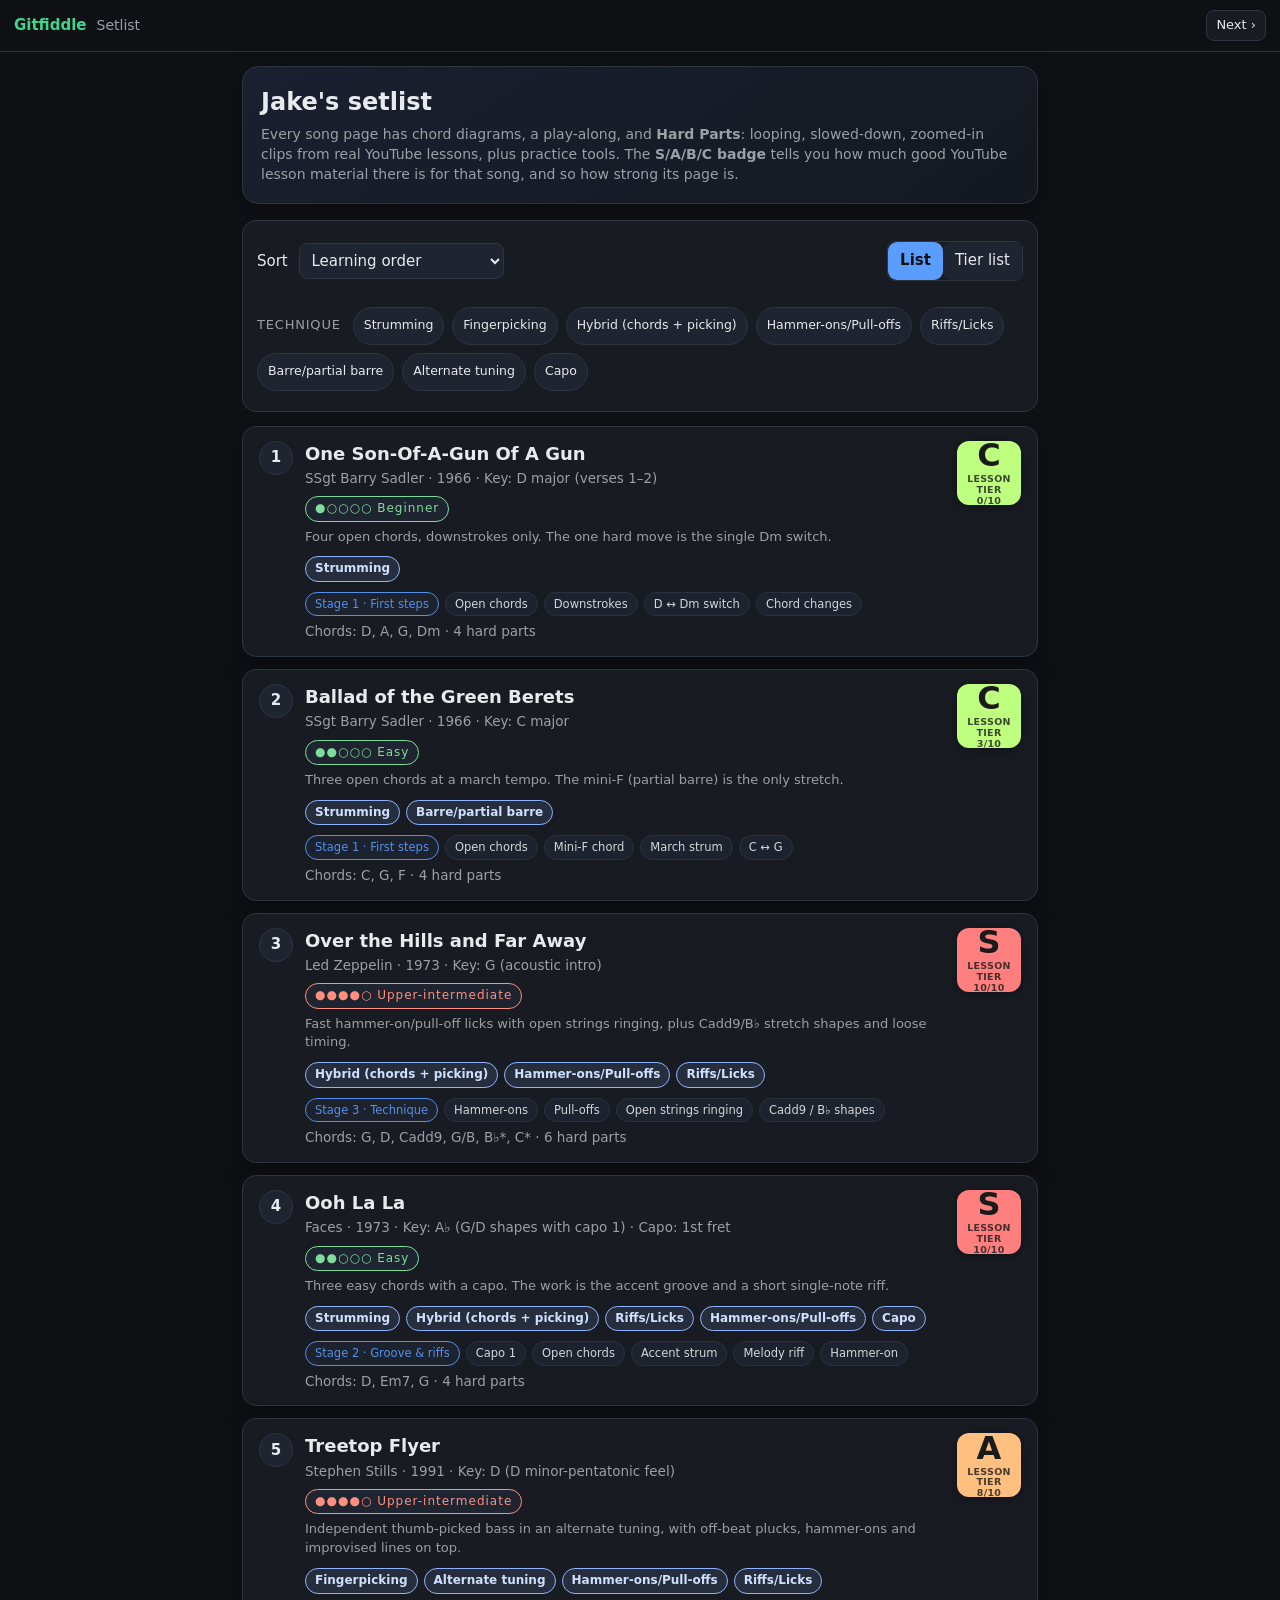
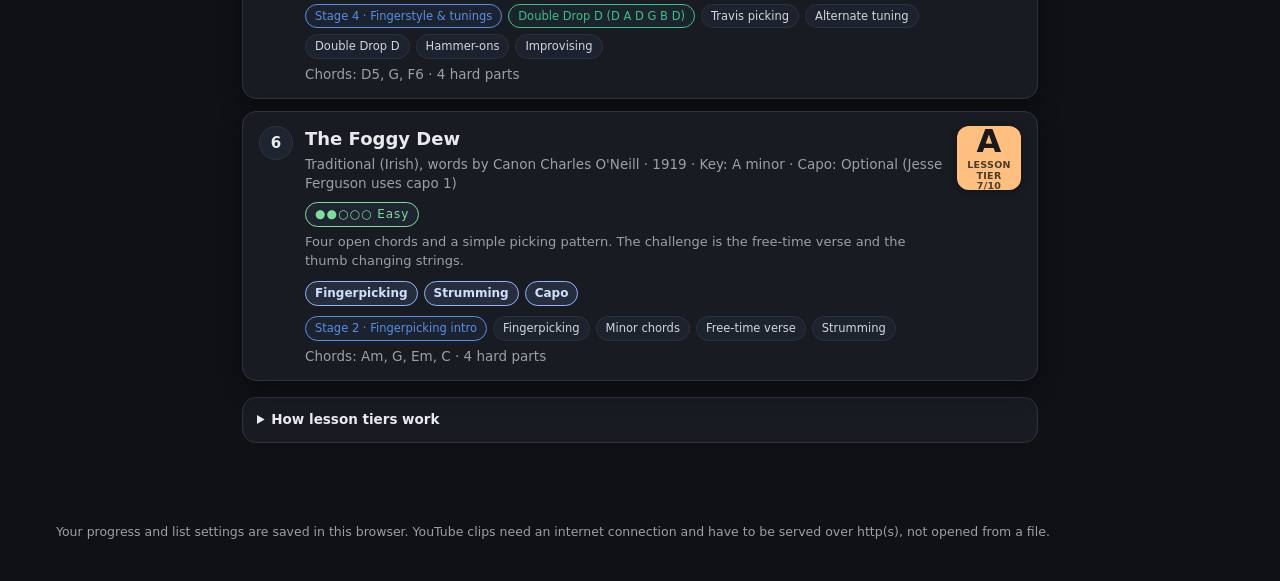
<file: index.html>
<!DOCTYPE html>
<html lang="en">
<head>
<meta charset="utf-8">
<meta name="viewport" content="width=device-width, initial-scale=1, viewport-fit=cover">
<meta name="theme-color" content="#0f1115">
<meta name="referrer" content="strict-origin-when-cross-origin">
<title>Gitfiddle · Jake's Guitar App</title>
<link rel="icon" href="assets/favicon.svg" type="image/svg+xml">
<link rel="stylesheet" href="assets/app.css">
</head>
<body data-page="home" data-root="">
<div id="app"><noscript>Gitfiddle needs JavaScript.</noscript></div>
<script src="assets/songs.js"></script>
<script src="assets/app.js"></script>
</body>
</html>
</file>
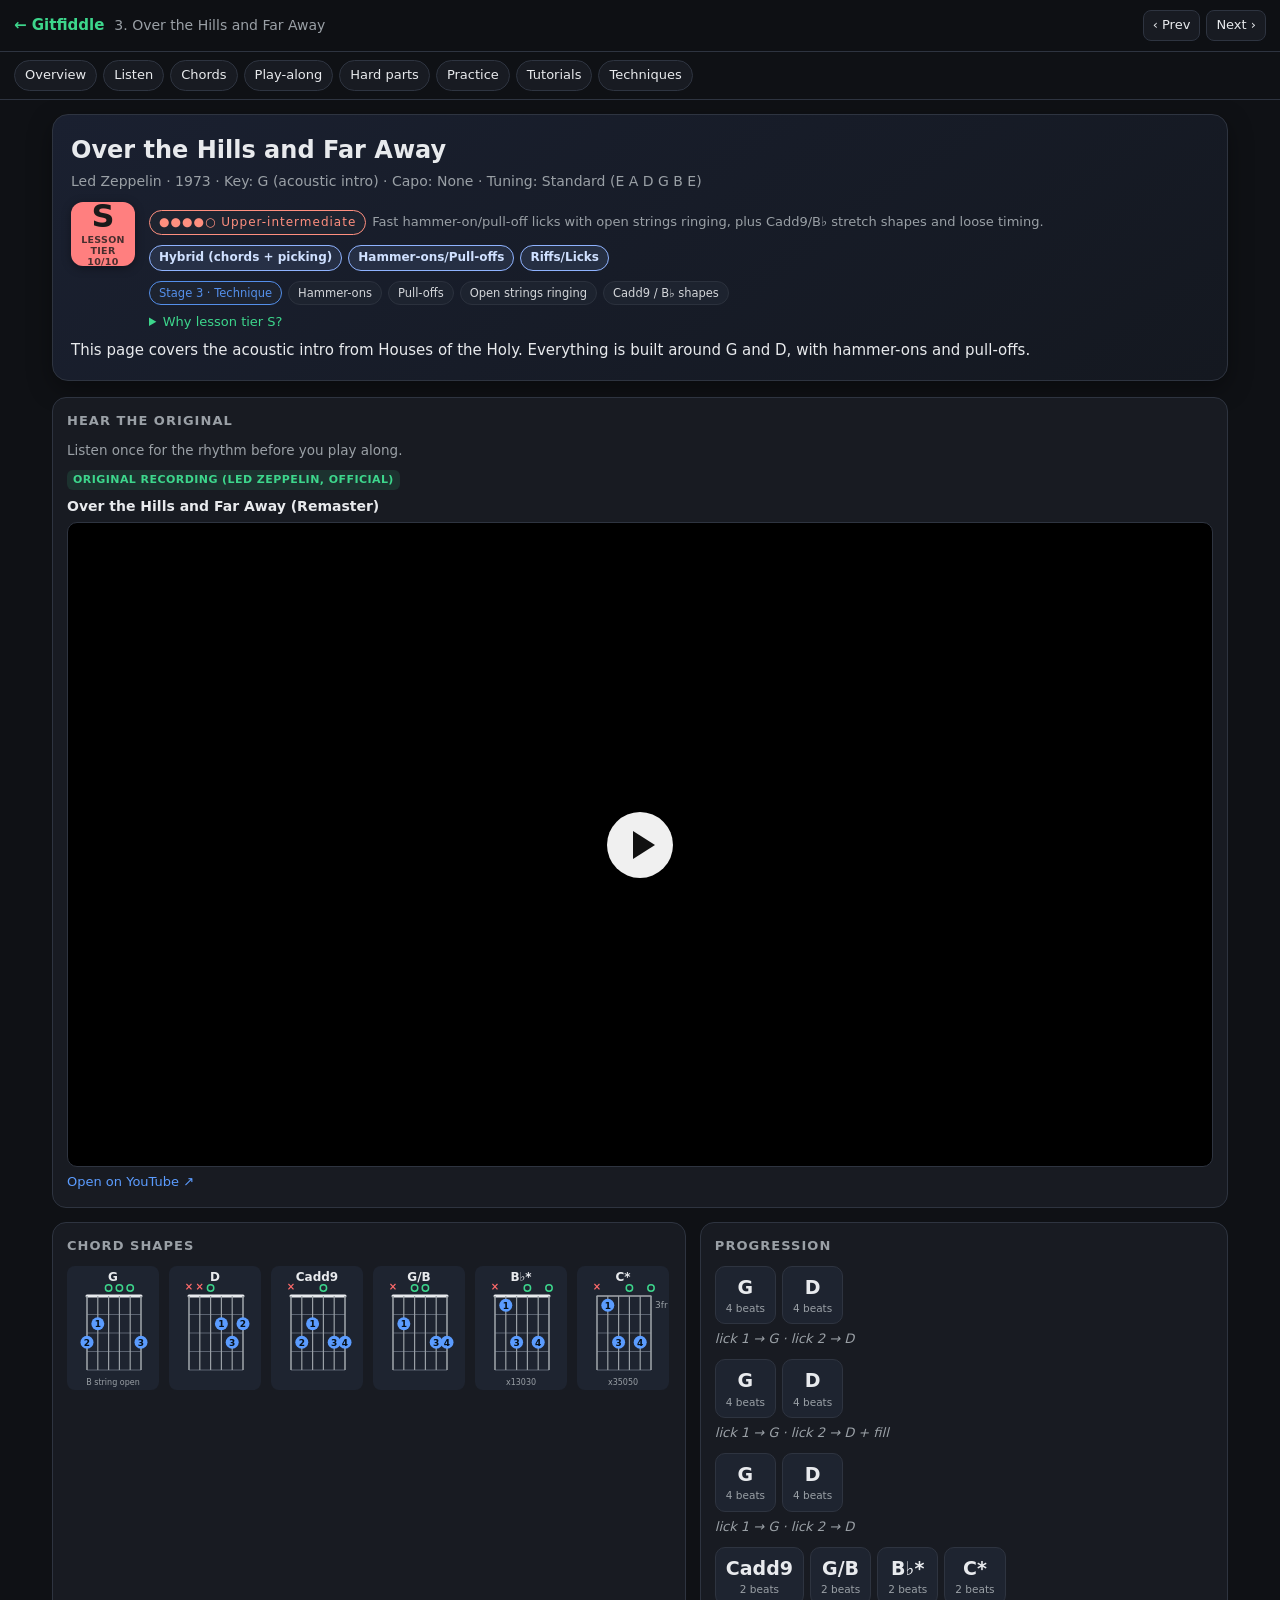
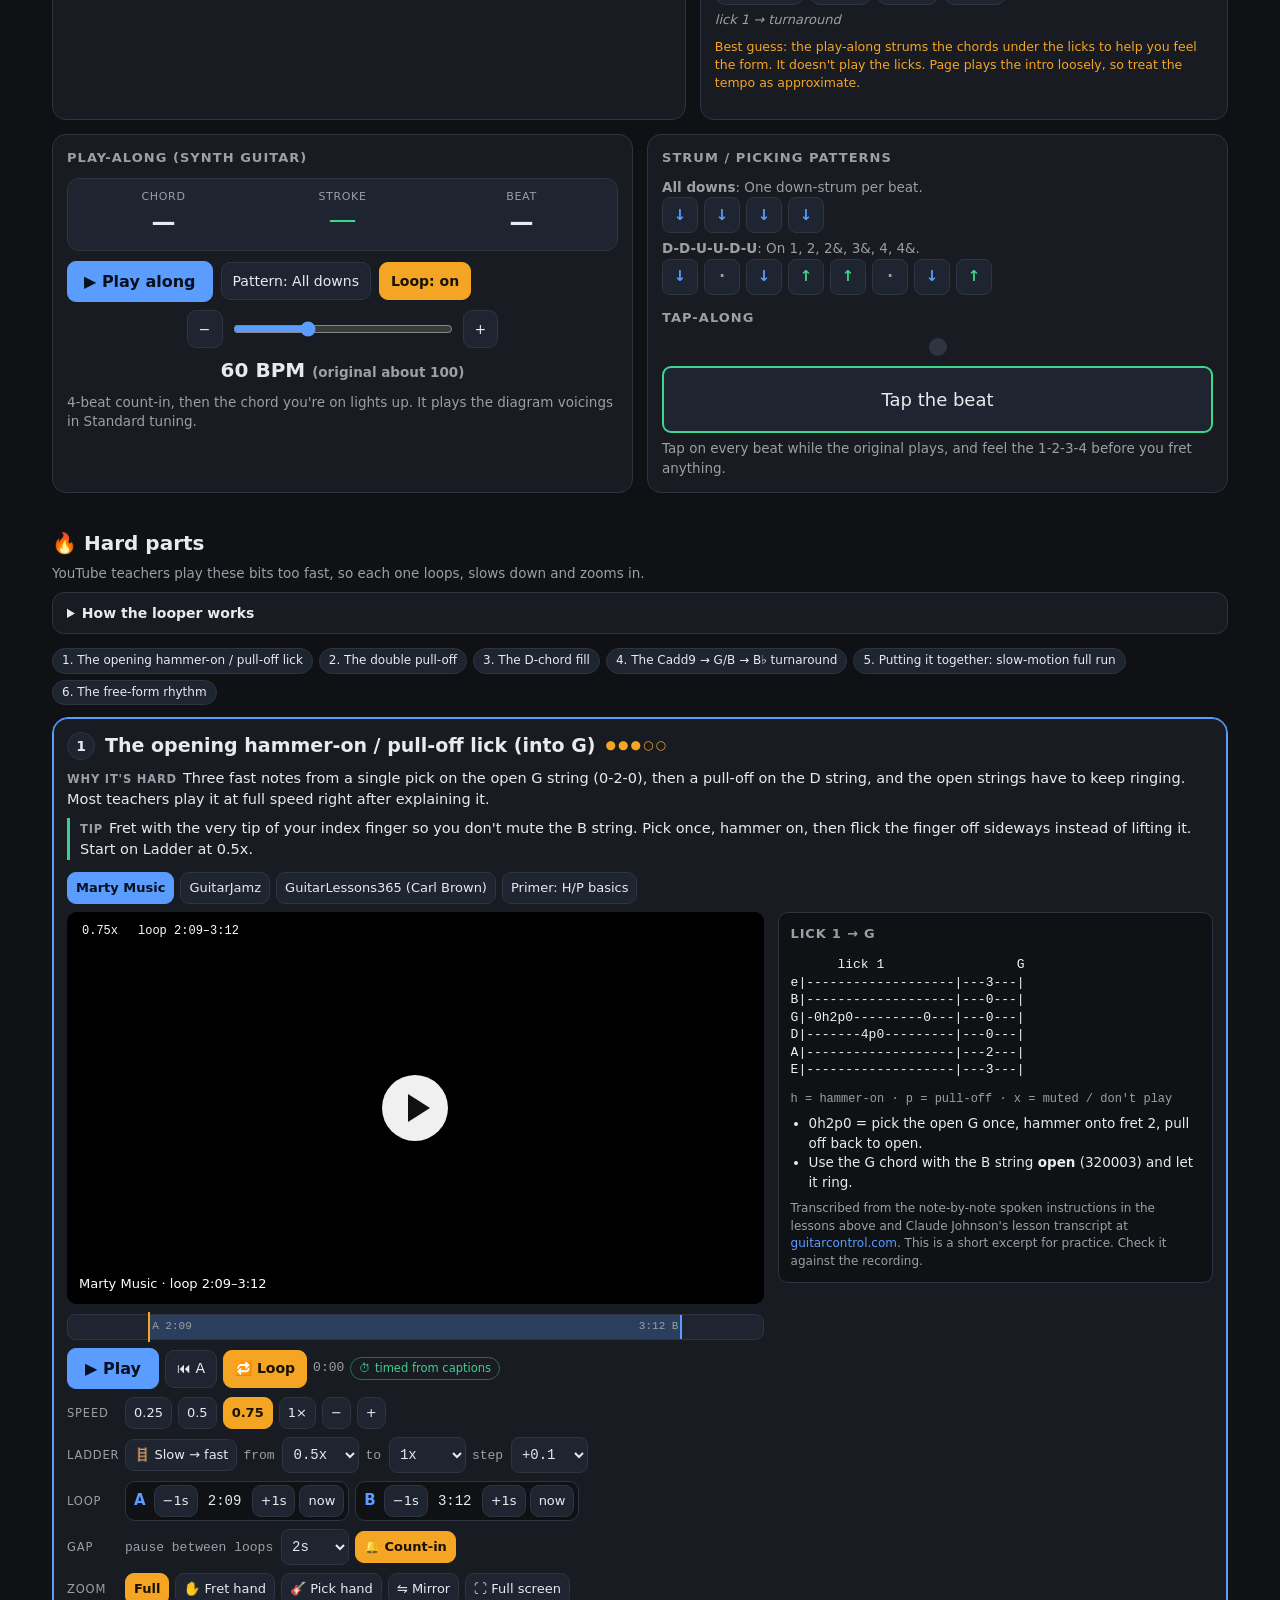
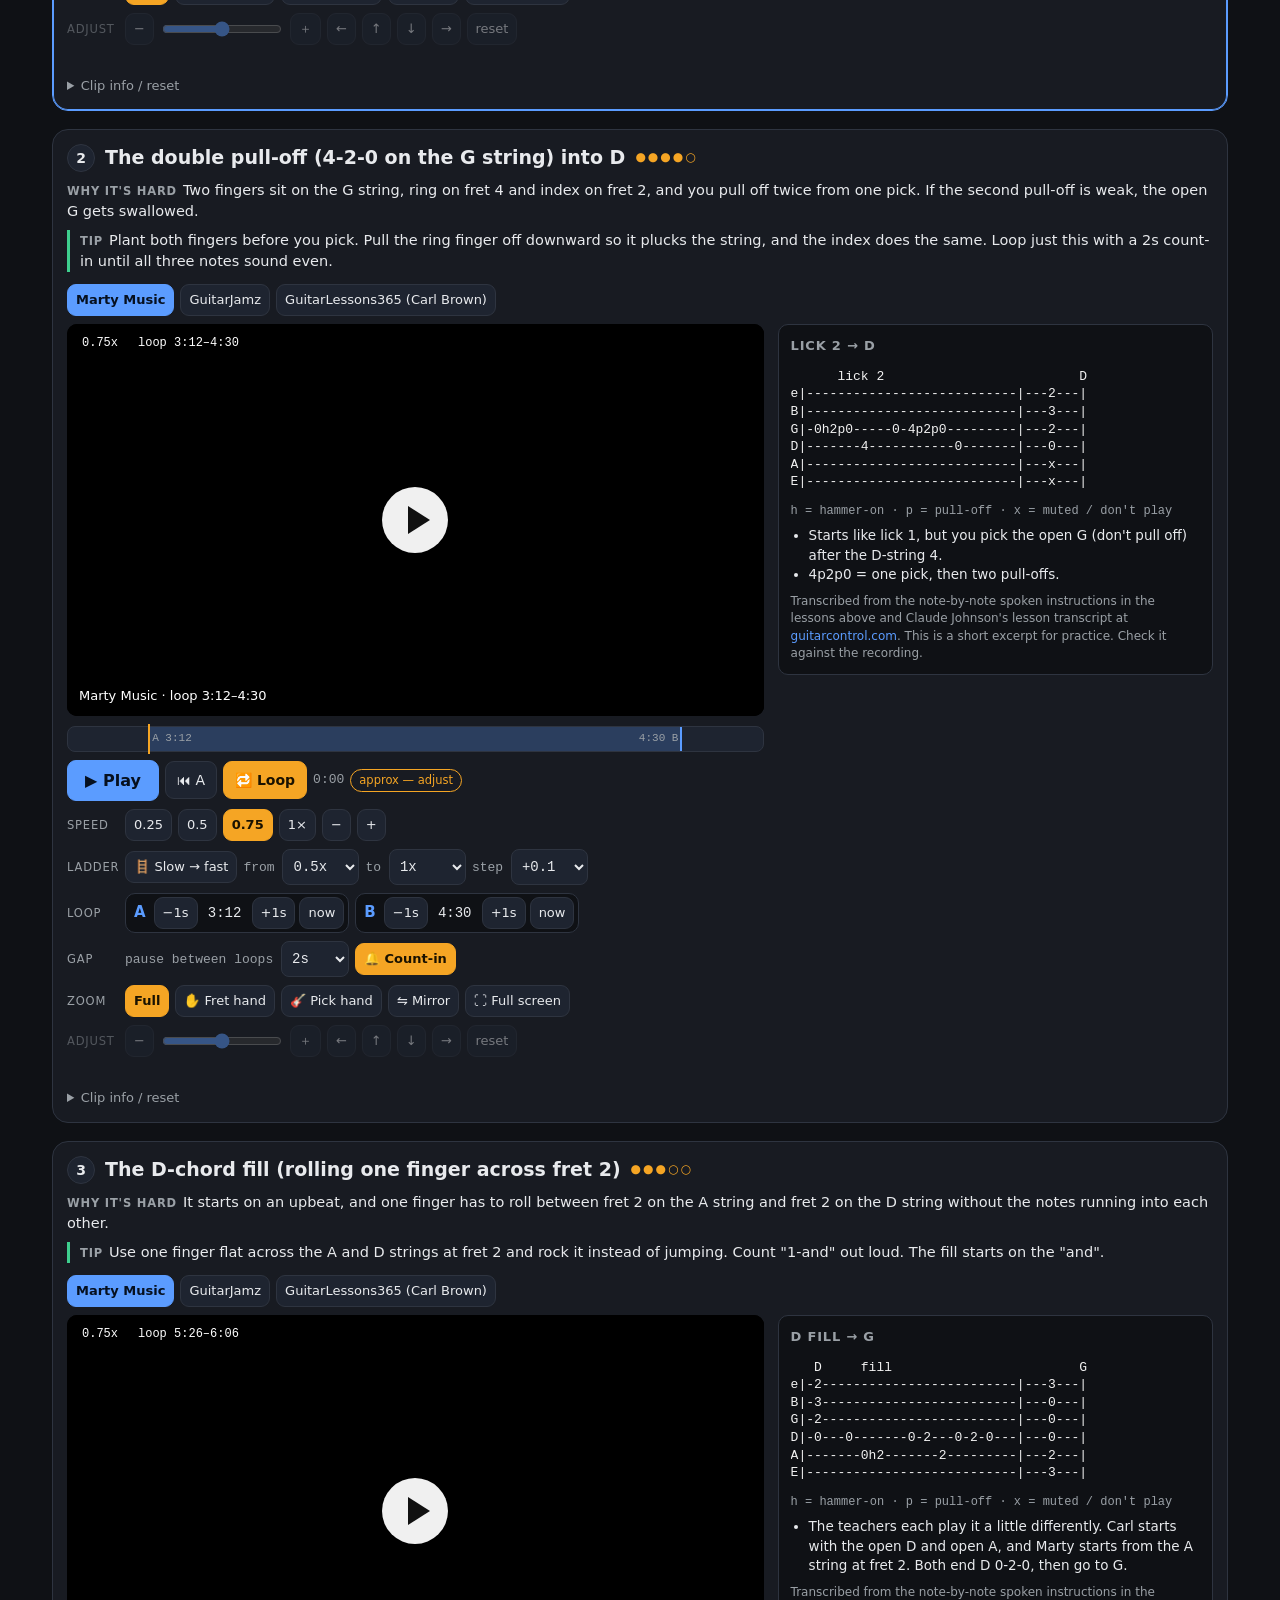
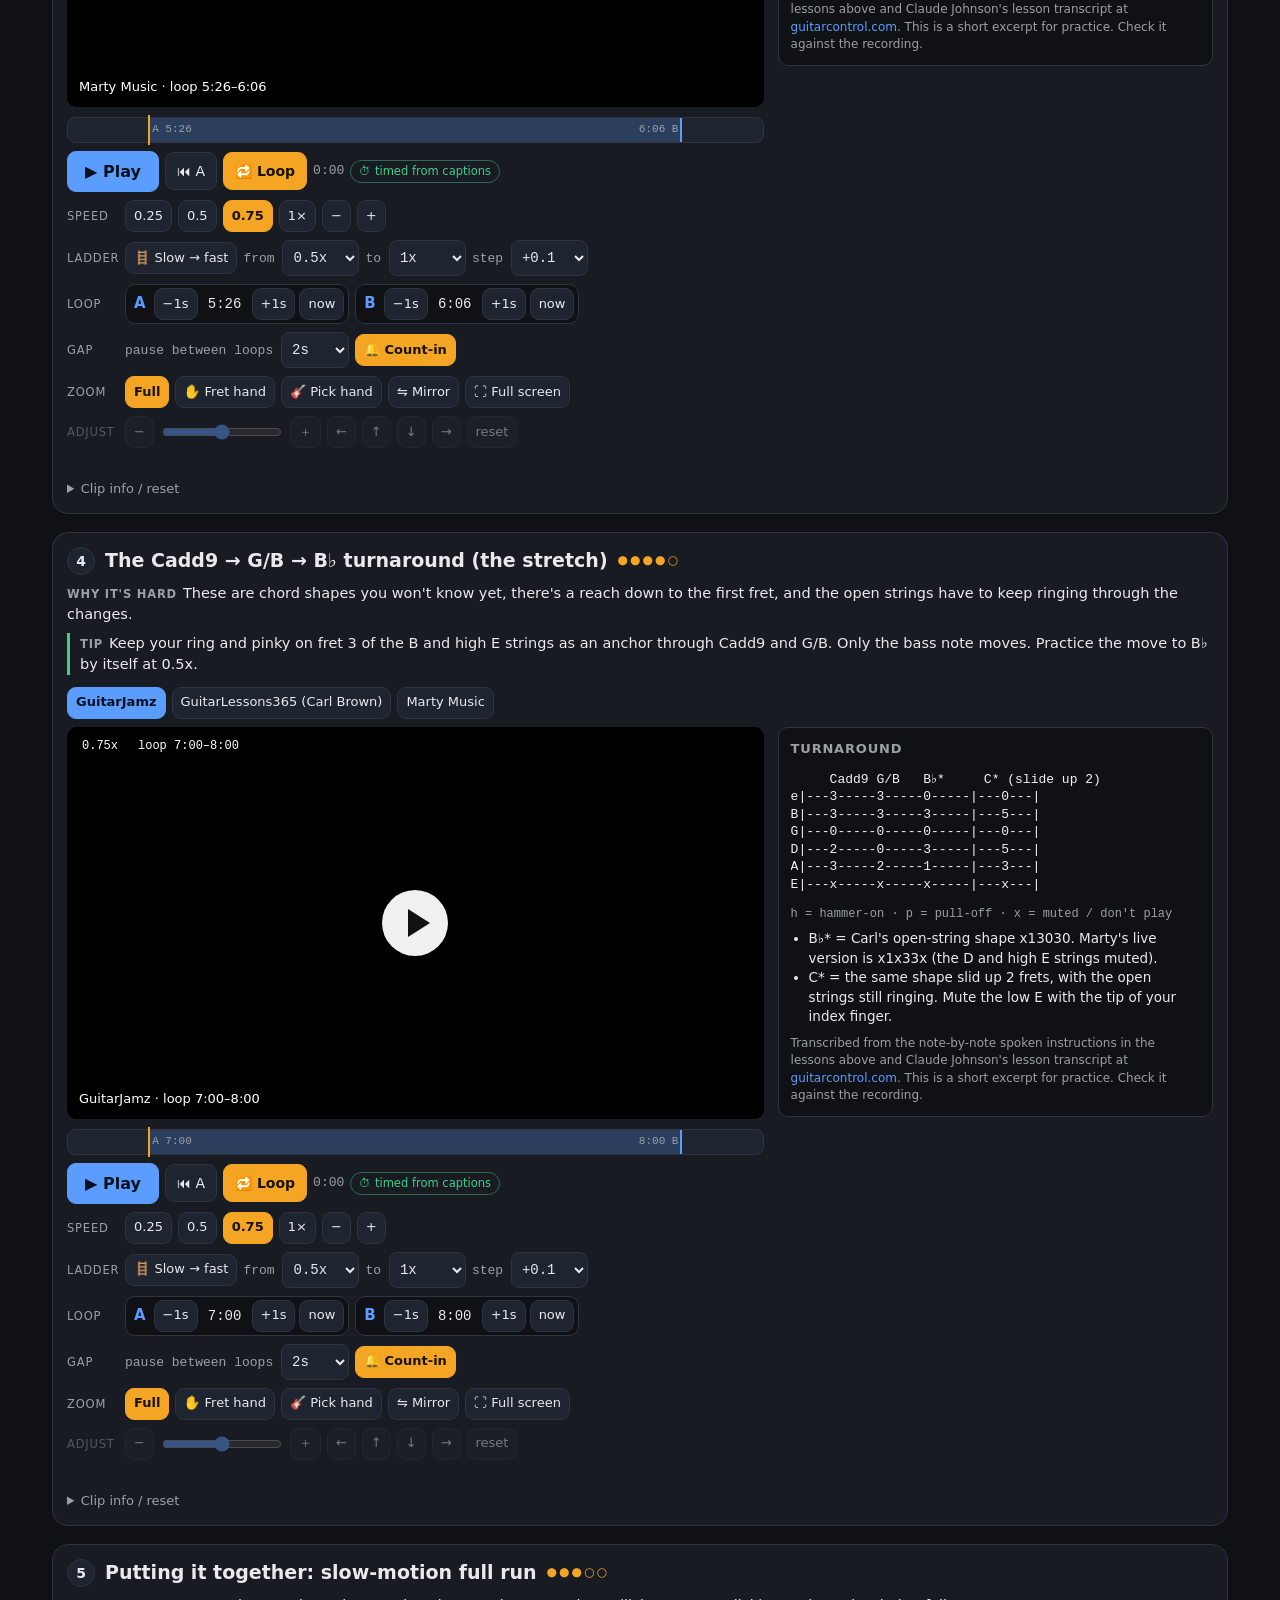
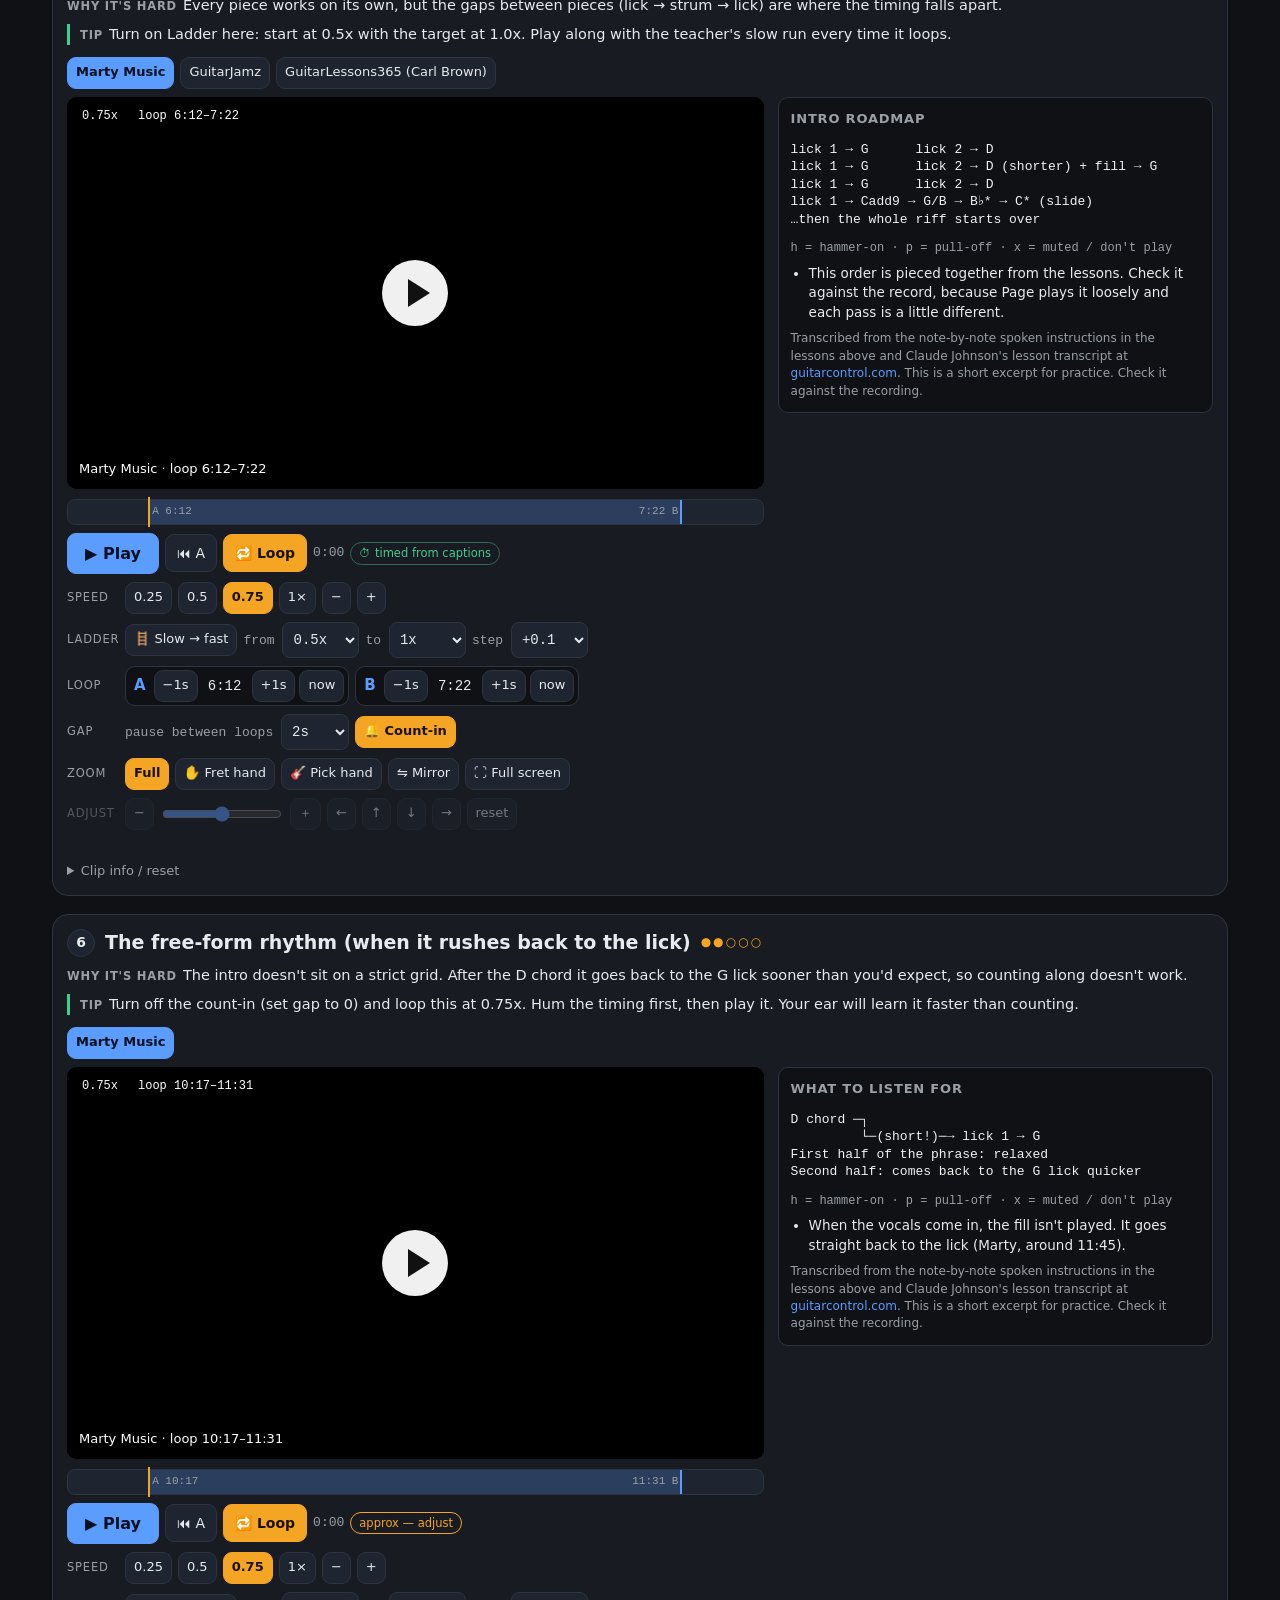
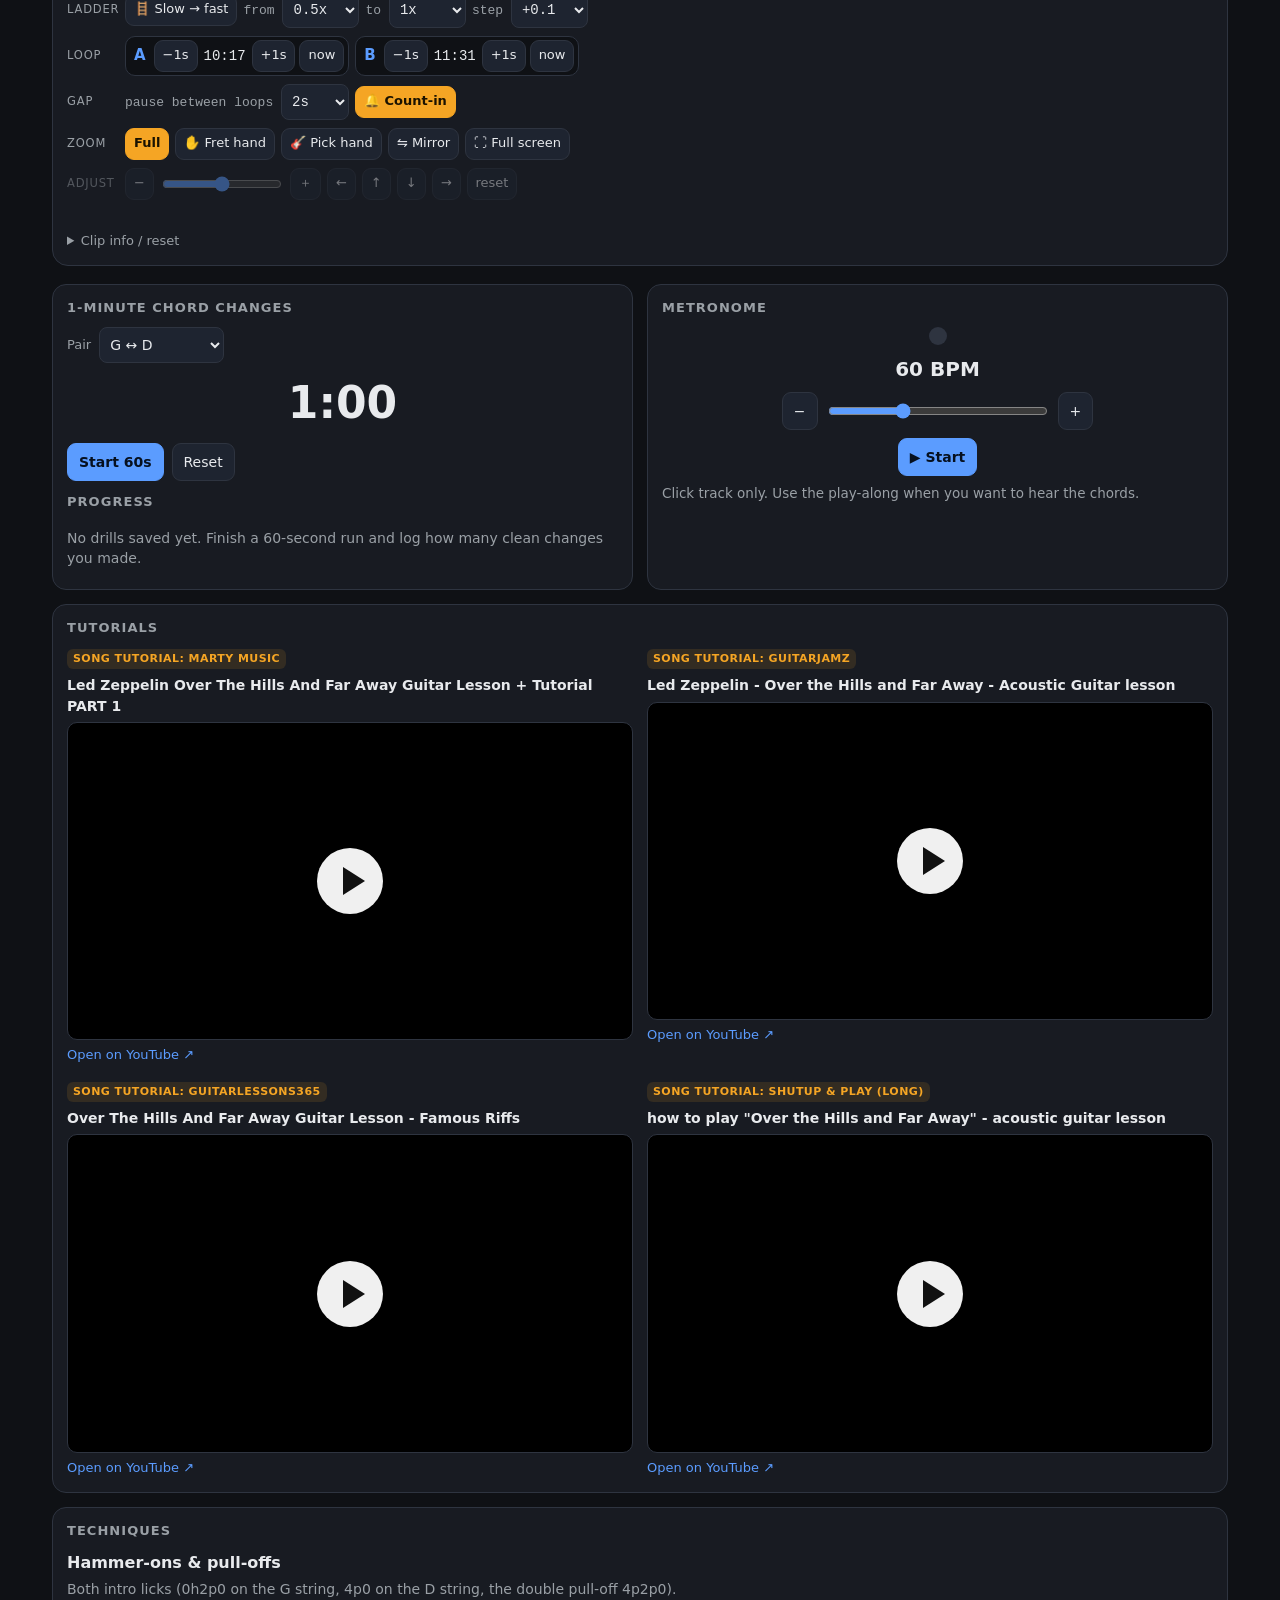
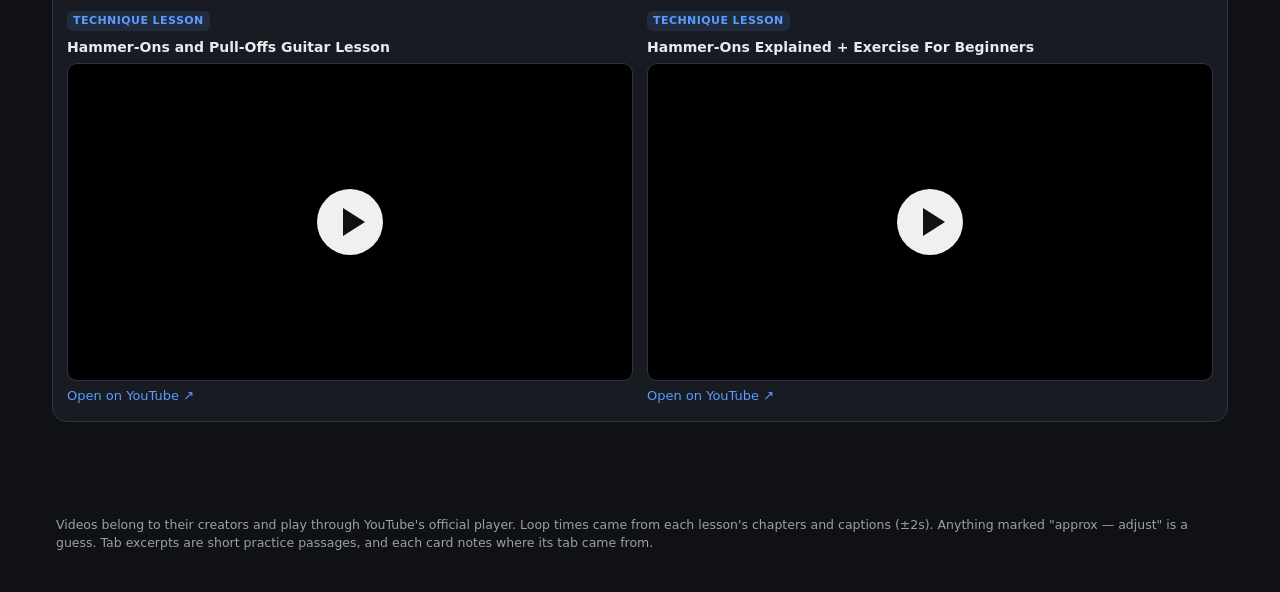
<file: over-the-hills.html>
<!DOCTYPE html>
<html lang="en"><head><meta charset="utf-8"><title>Over the Hills and Far Away · Gitfiddle</title>
<meta http-equiv="refresh" content="0; url=songs/over-the-hills.html">
<link rel="icon" href="assets/favicon.svg" type="image/svg+xml">
<link rel="canonical" href="songs/over-the-hills.html">
<script>location.replace("songs/over-the-hills.html"+(location.hash||"#hardparts"));</script>
</head><body style="background:#0f1115;color:#e8eaed;font-family:system-ui,sans-serif;padding:20px">
This page moved to <a style="color:#5b9cff" href="songs/over-the-hills.html">songs/over-the-hills.html</a>.
</body></html>
</file>
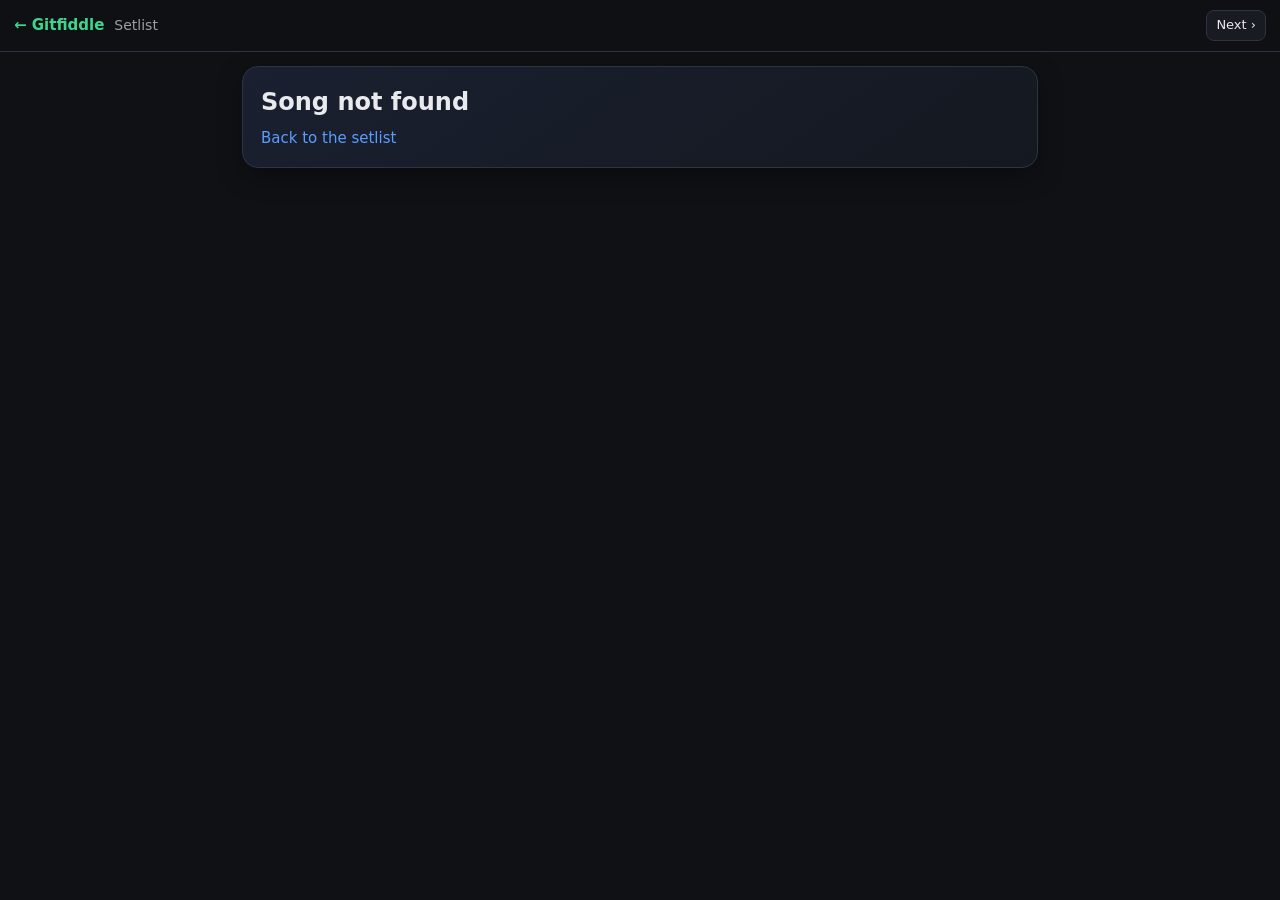
<file: songs/_template.html>
<!DOCTYPE html>
<html lang="en">
<head>
<meta charset="utf-8">
<meta name="viewport" content="width=device-width, initial-scale=1, viewport-fit=cover">
<meta name="theme-color" content="#0f1115">
<meta name="referrer" content="strict-origin-when-cross-origin">
<title>NEW SONG TITLE · Gitfiddle</title>
<link rel="icon" href="../assets/favicon.svg" type="image/svg+xml">
<link rel="stylesheet" href="../assets/app.css">
</head>
<body data-song="NEW-SONG-ID" data-root="../">
<div id="app"><noscript>Gitfiddle needs JavaScript.</noscript></div>
<script src="../assets/songs.js"></script>
<script src="../assets/app.js"></script>
<script src="https://www.youtube.com/iframe_api"></script>
</body>
</html>
</file>
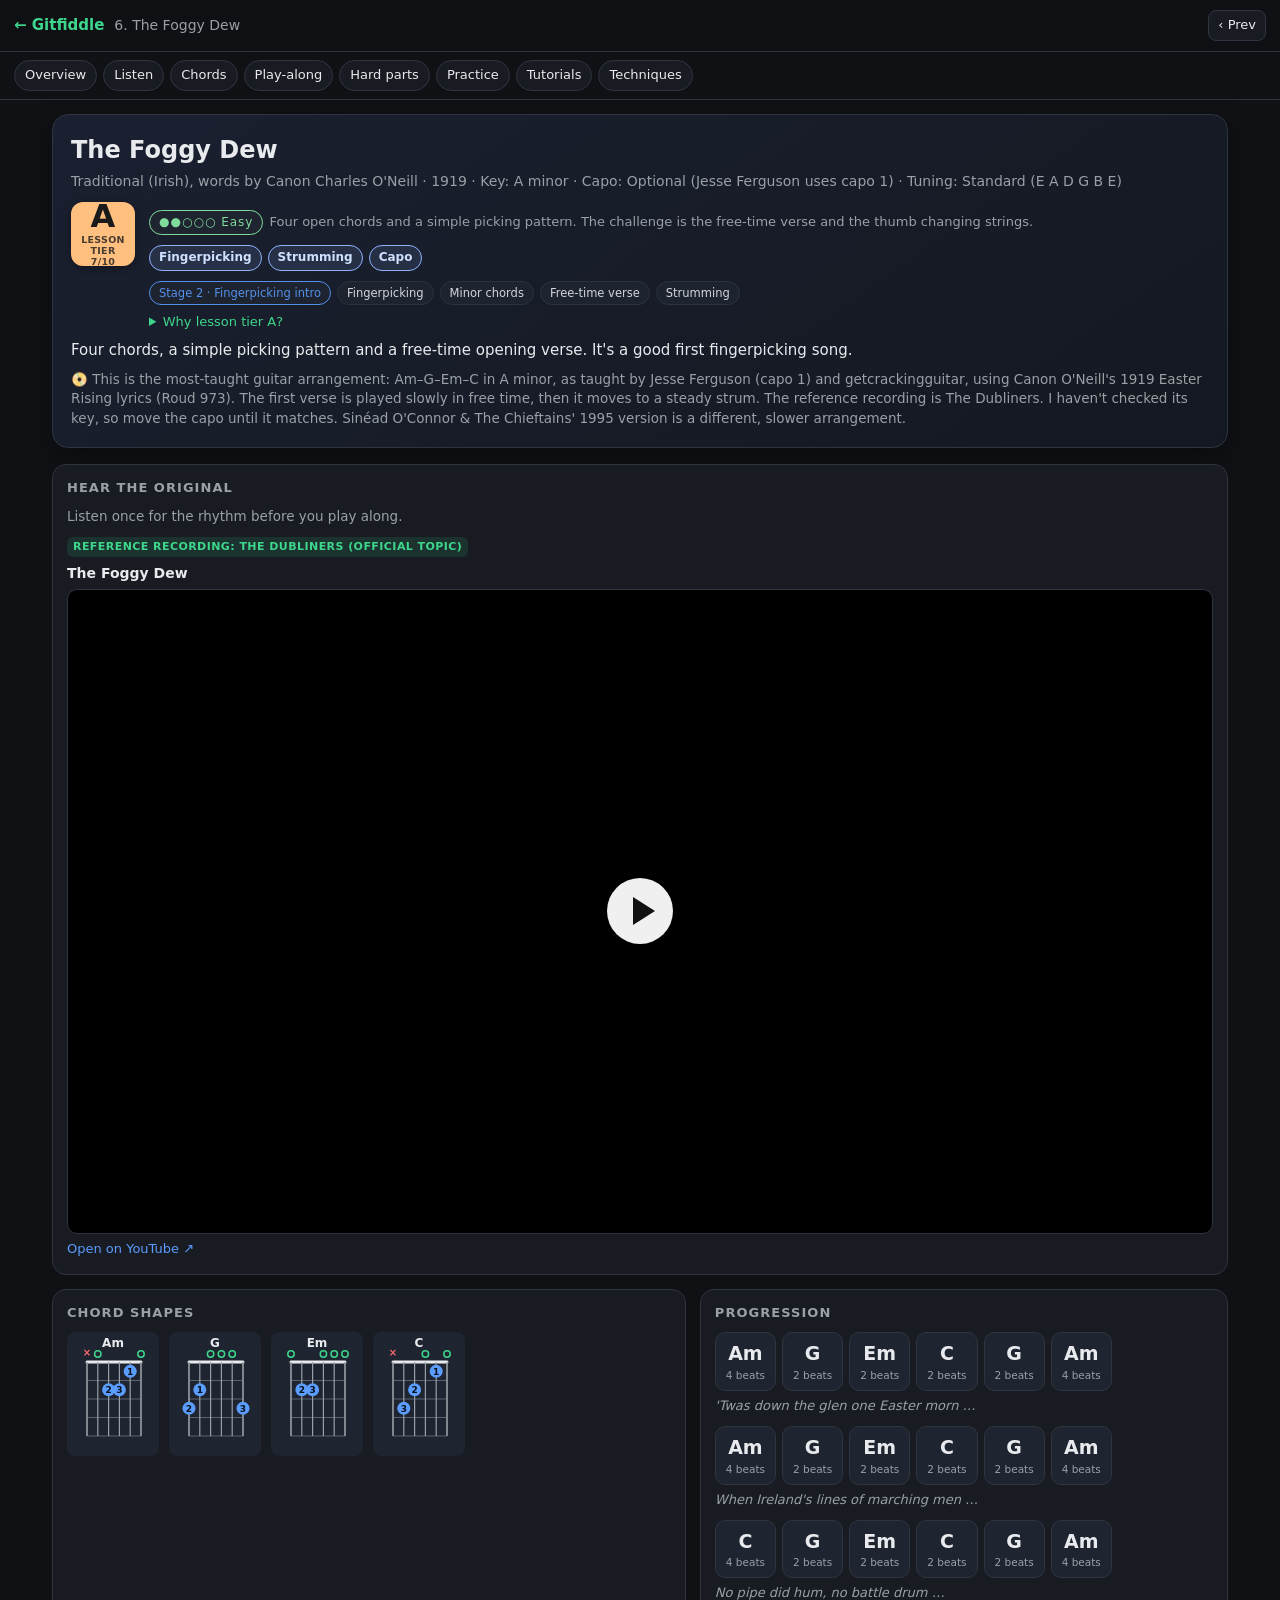
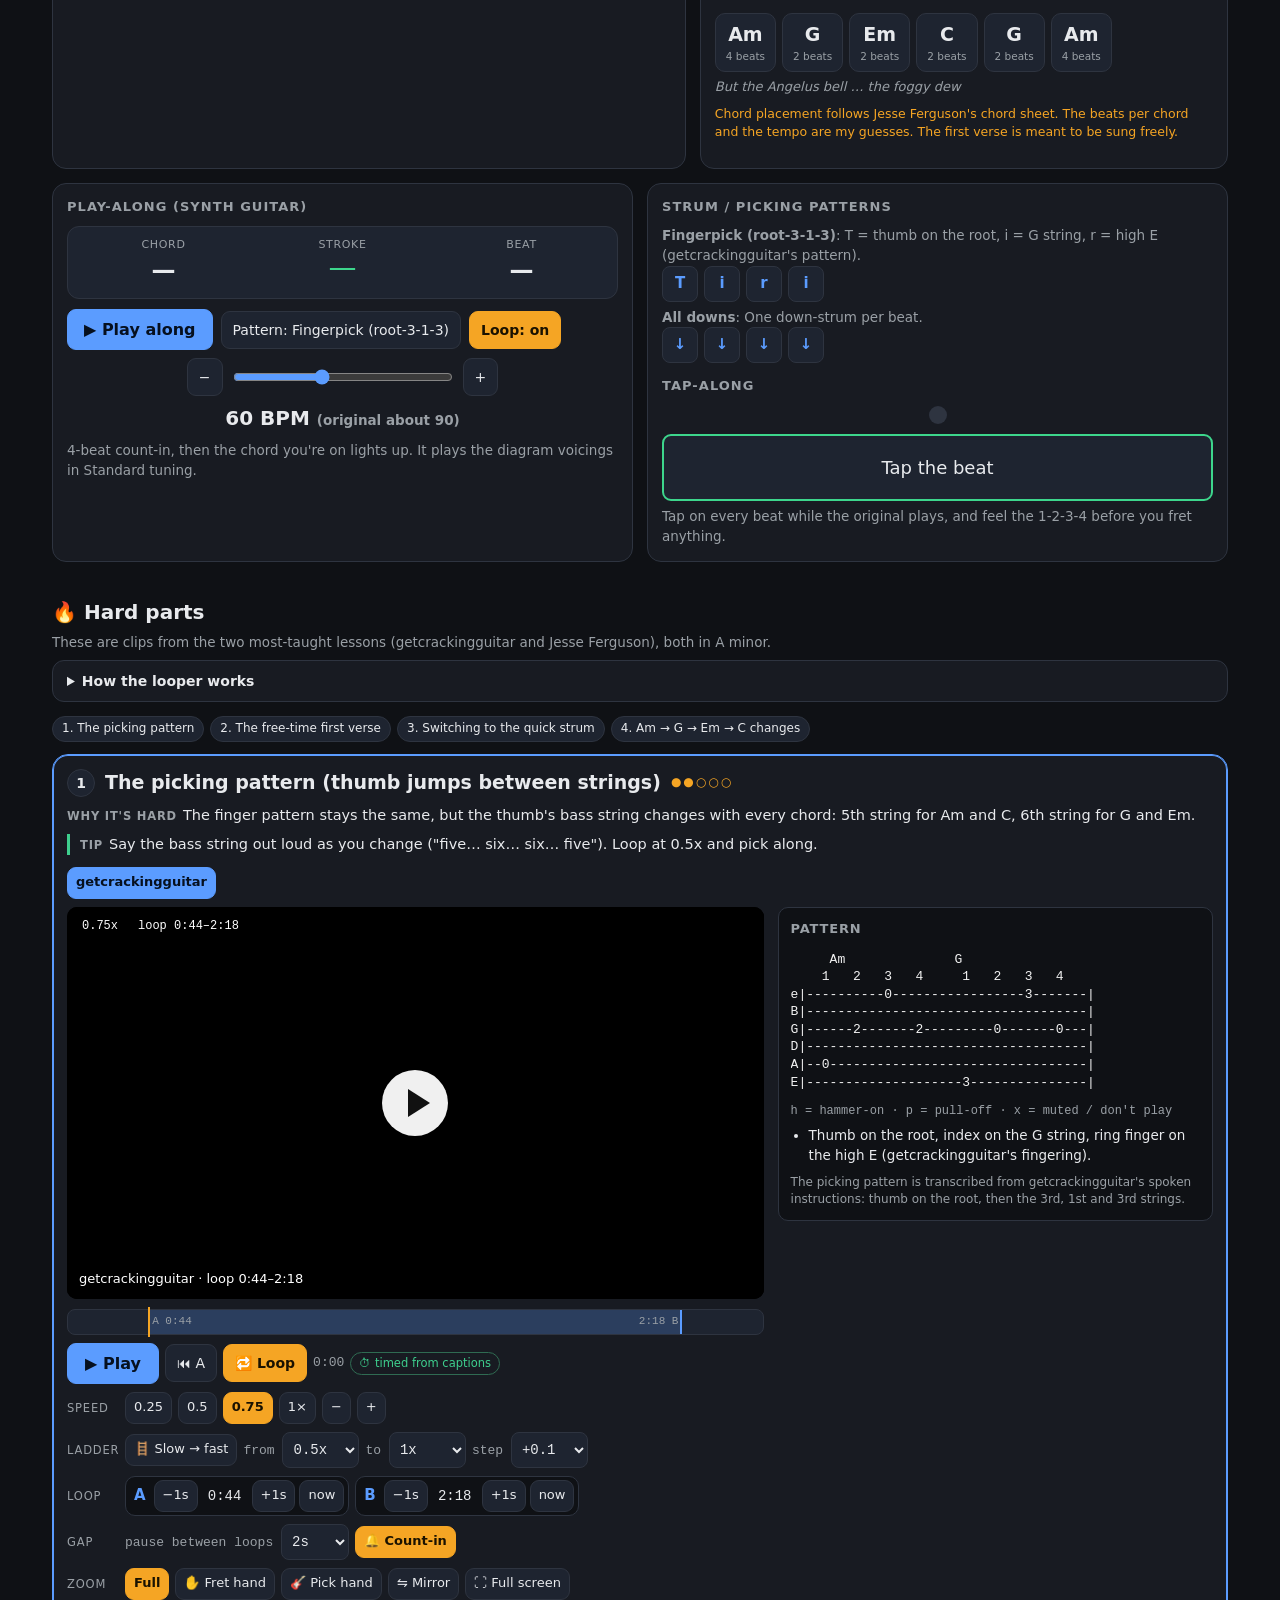
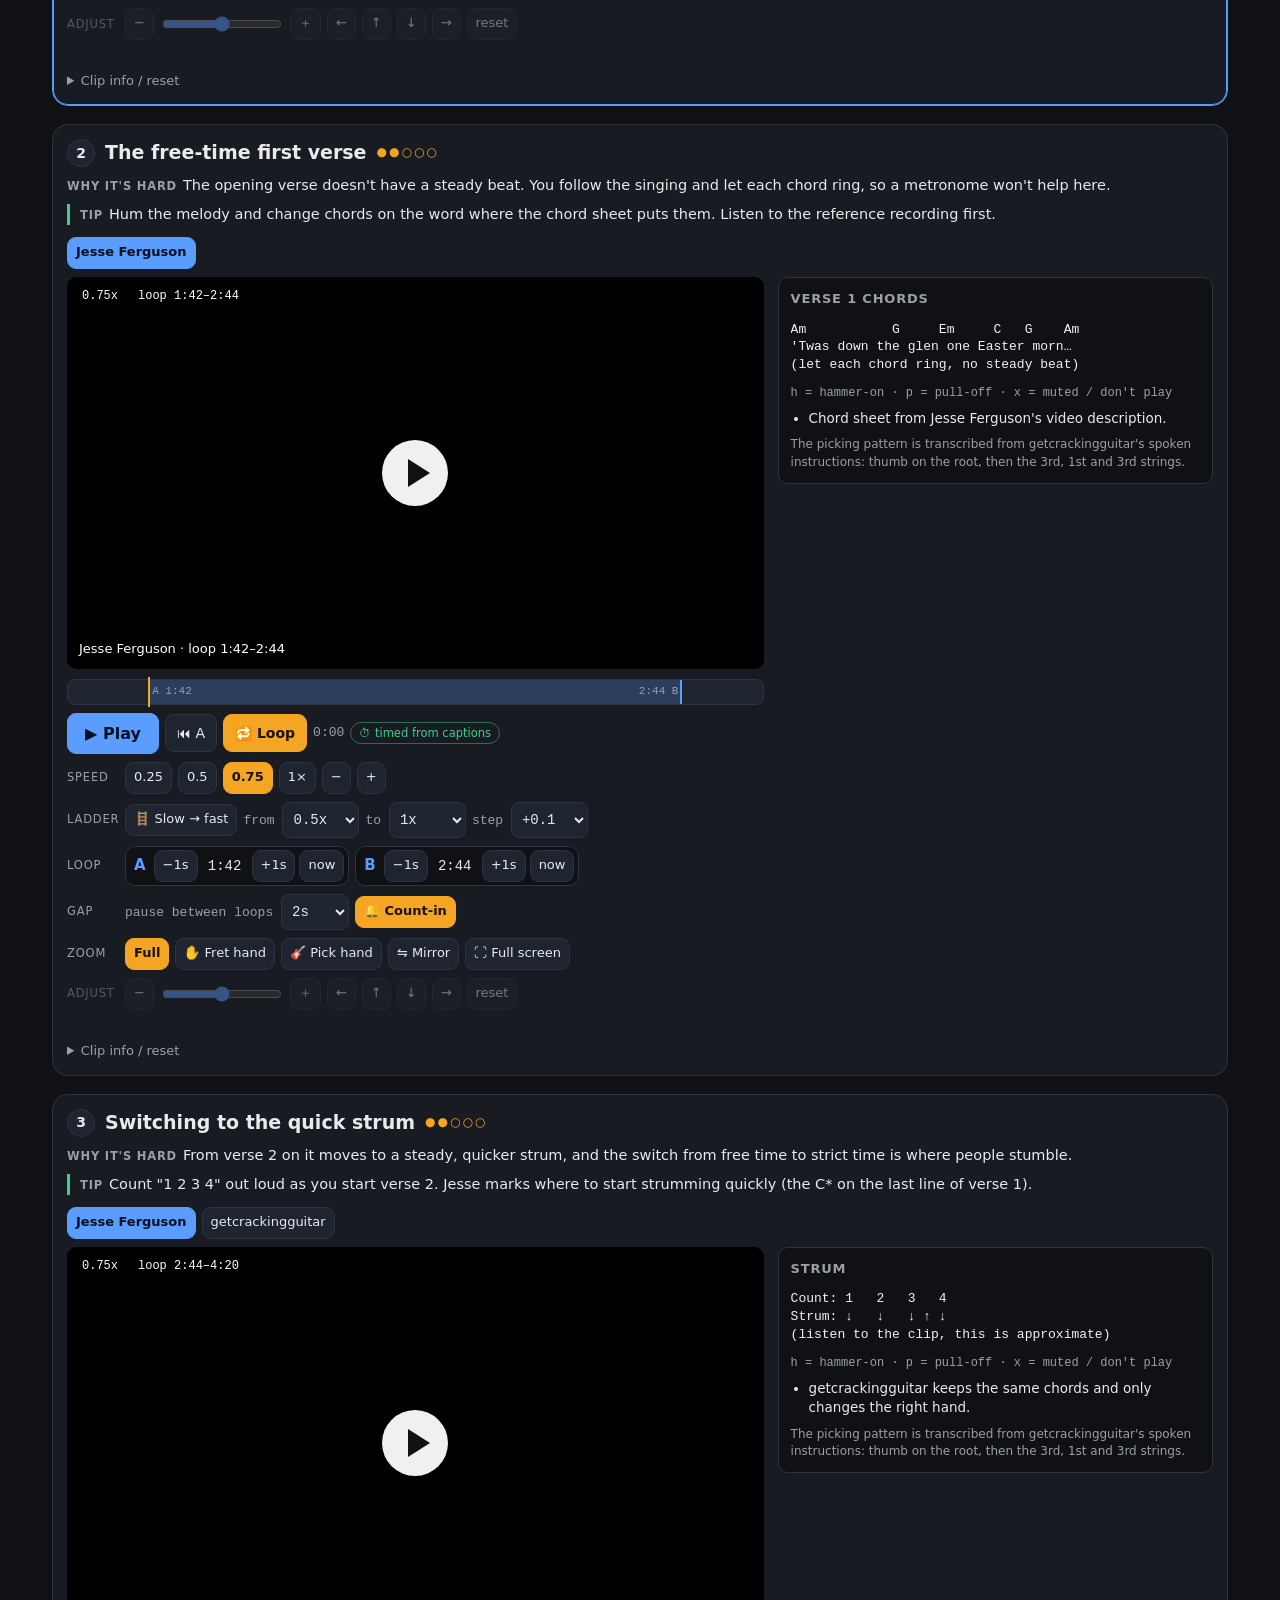
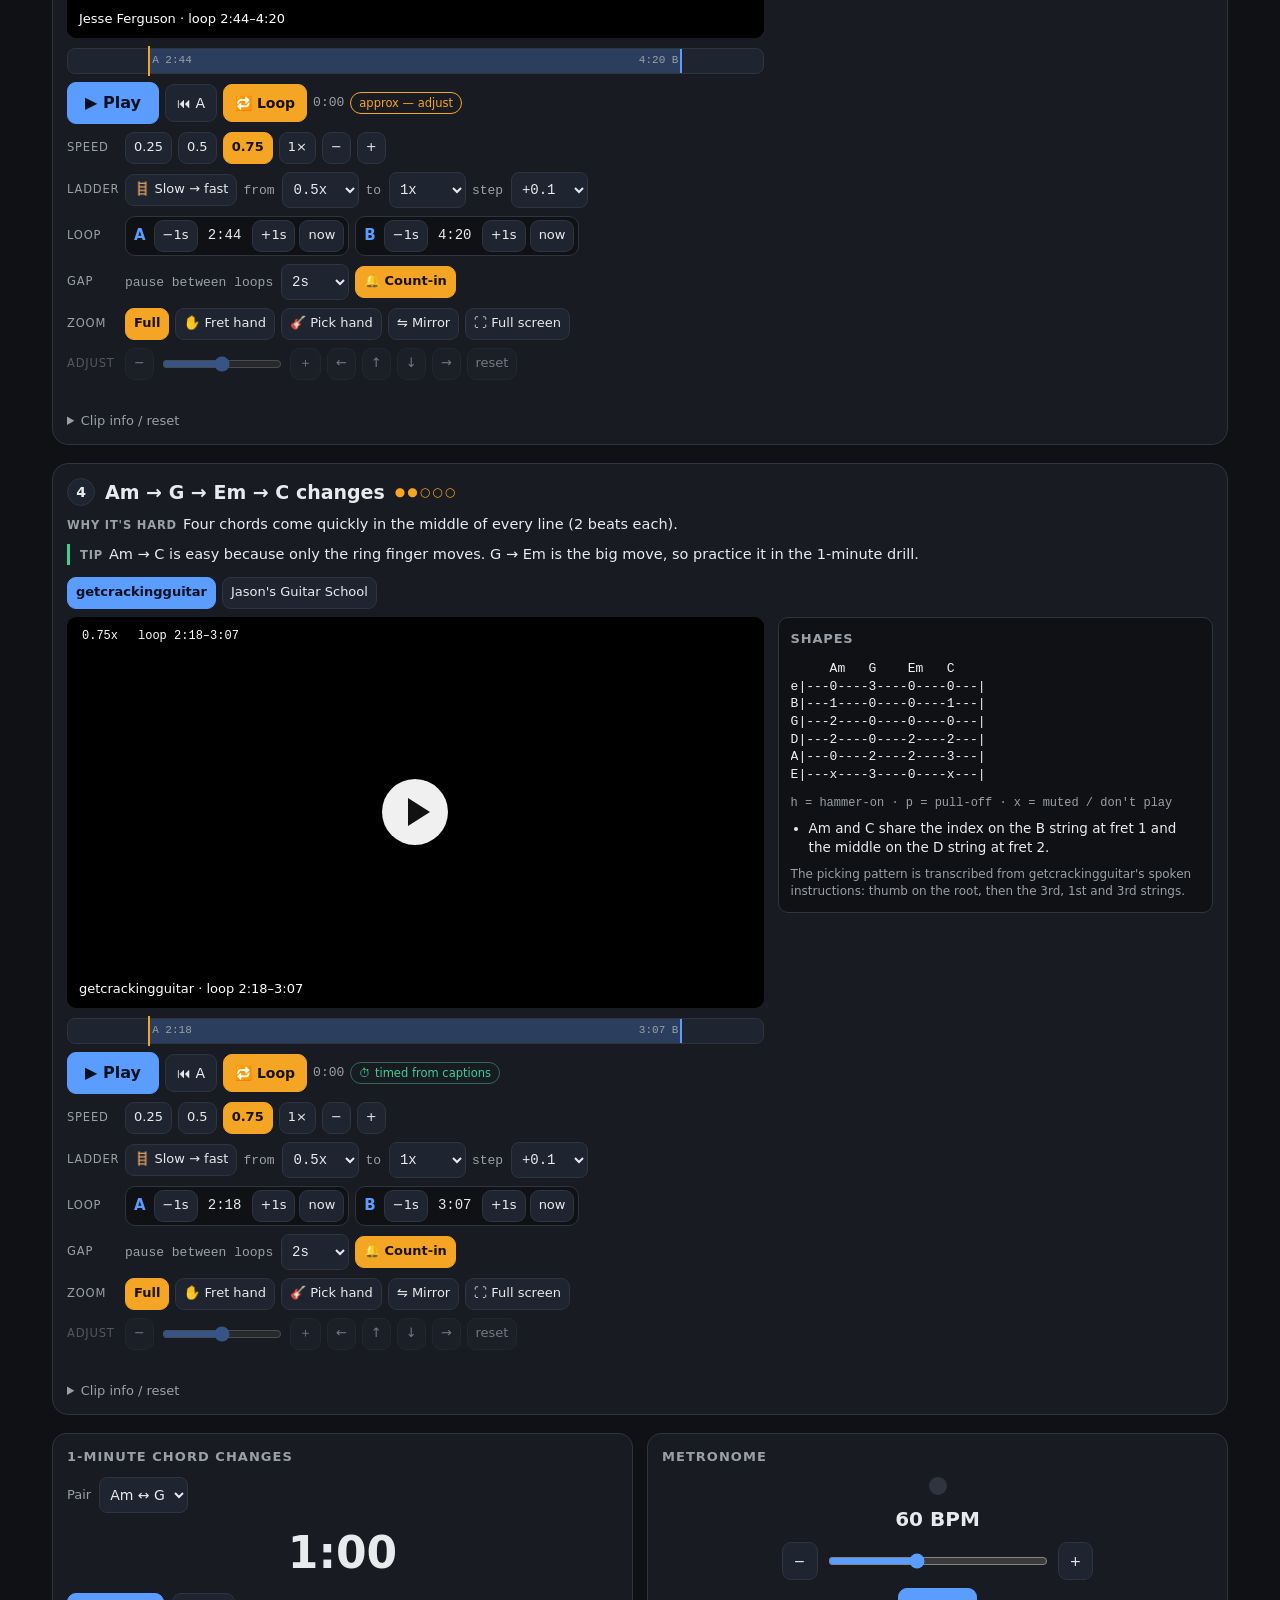
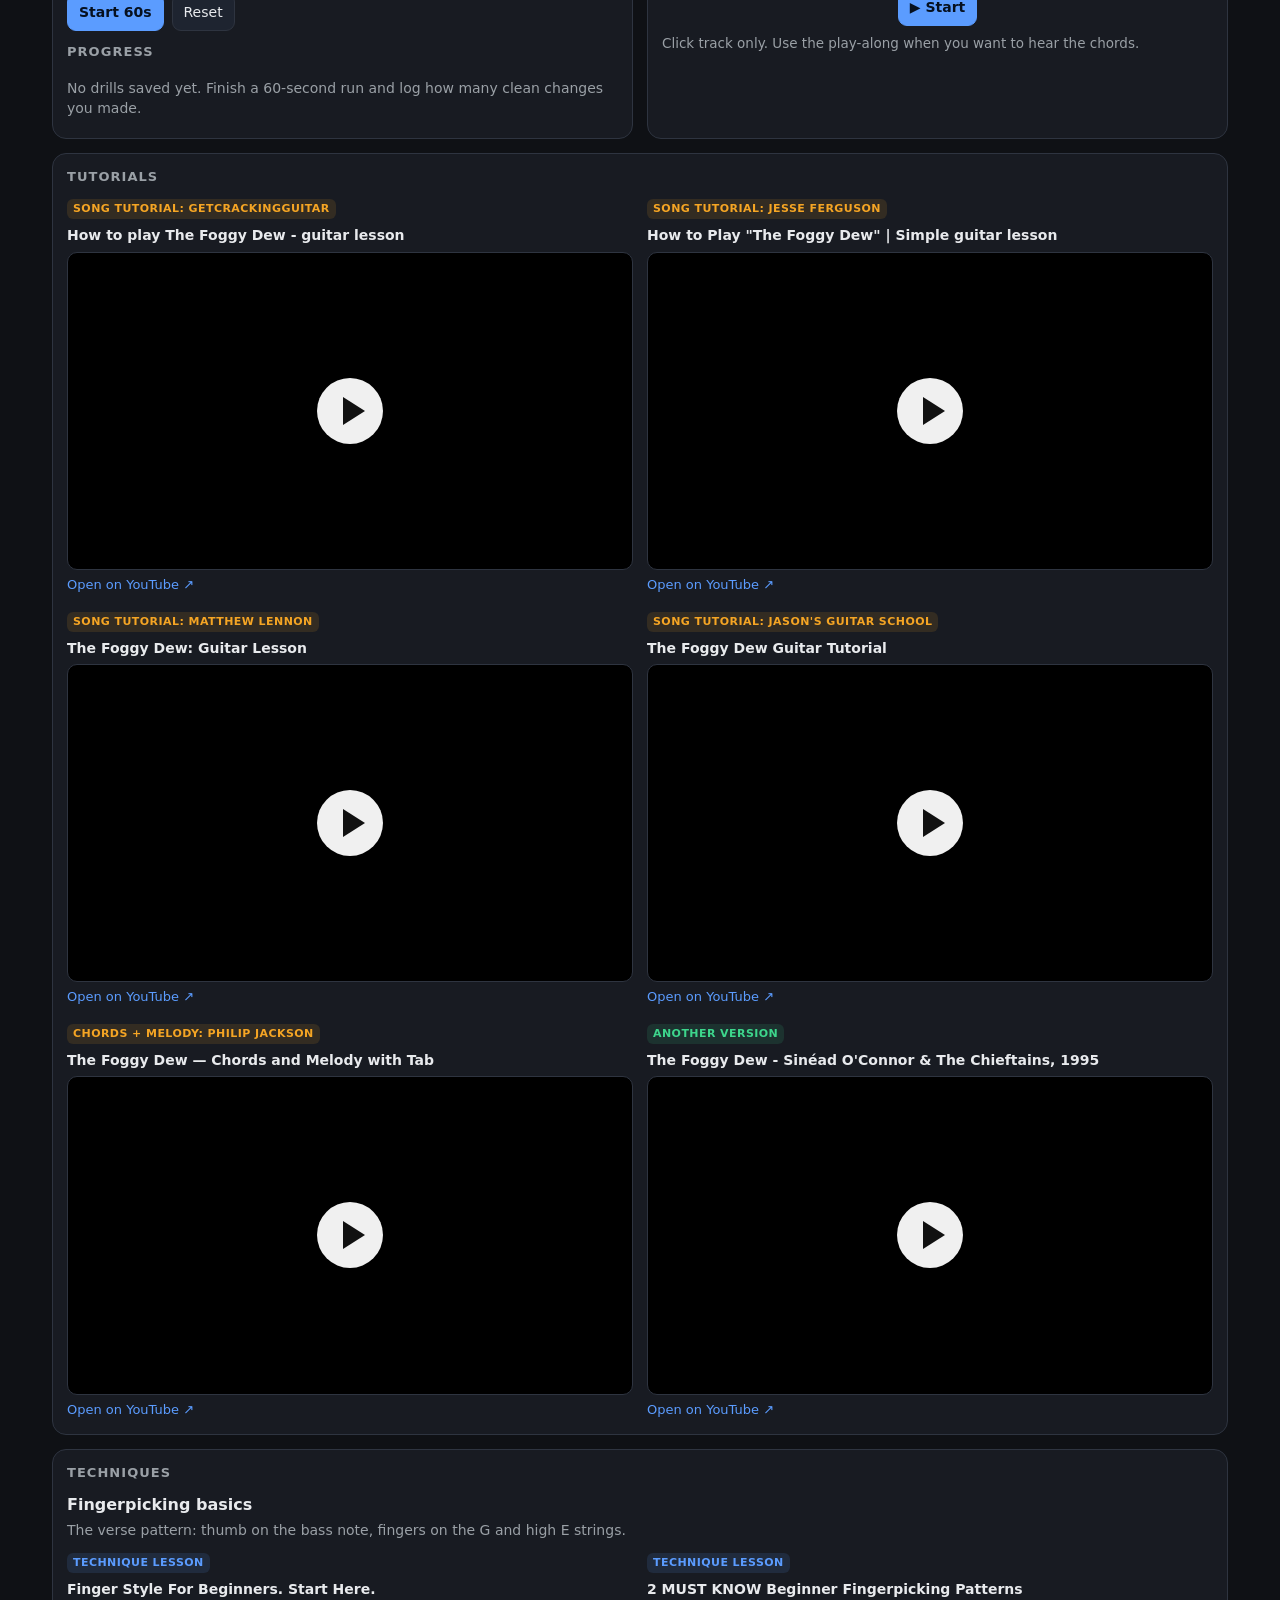
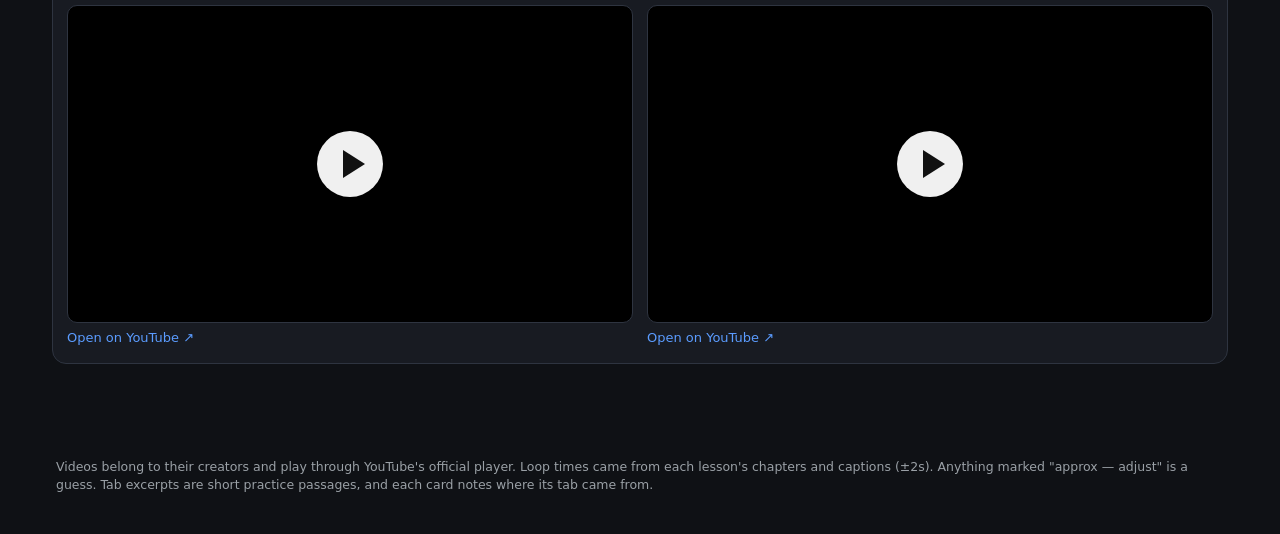
<file: songs/foggy-dew.html>
<!DOCTYPE html>
<html lang="en">
<head>
<meta charset="utf-8">
<meta name="viewport" content="width=device-width, initial-scale=1, viewport-fit=cover">
<meta name="theme-color" content="#0f1115">
<meta name="referrer" content="strict-origin-when-cross-origin">
<title>The Foggy Dew · Gitfiddle</title>
<link rel="icon" href="../assets/favicon.svg" type="image/svg+xml">
<link rel="stylesheet" href="../assets/app.css">
</head>
<body data-song="foggy-dew" data-root="../">
<div id="app"><noscript>Gitfiddle needs JavaScript.</noscript></div>
<script src="../assets/songs.js"></script>
<script src="../assets/app.js"></script>
<script src="https://www.youtube.com/iframe_api"></script>
</body>
</html>
</file>
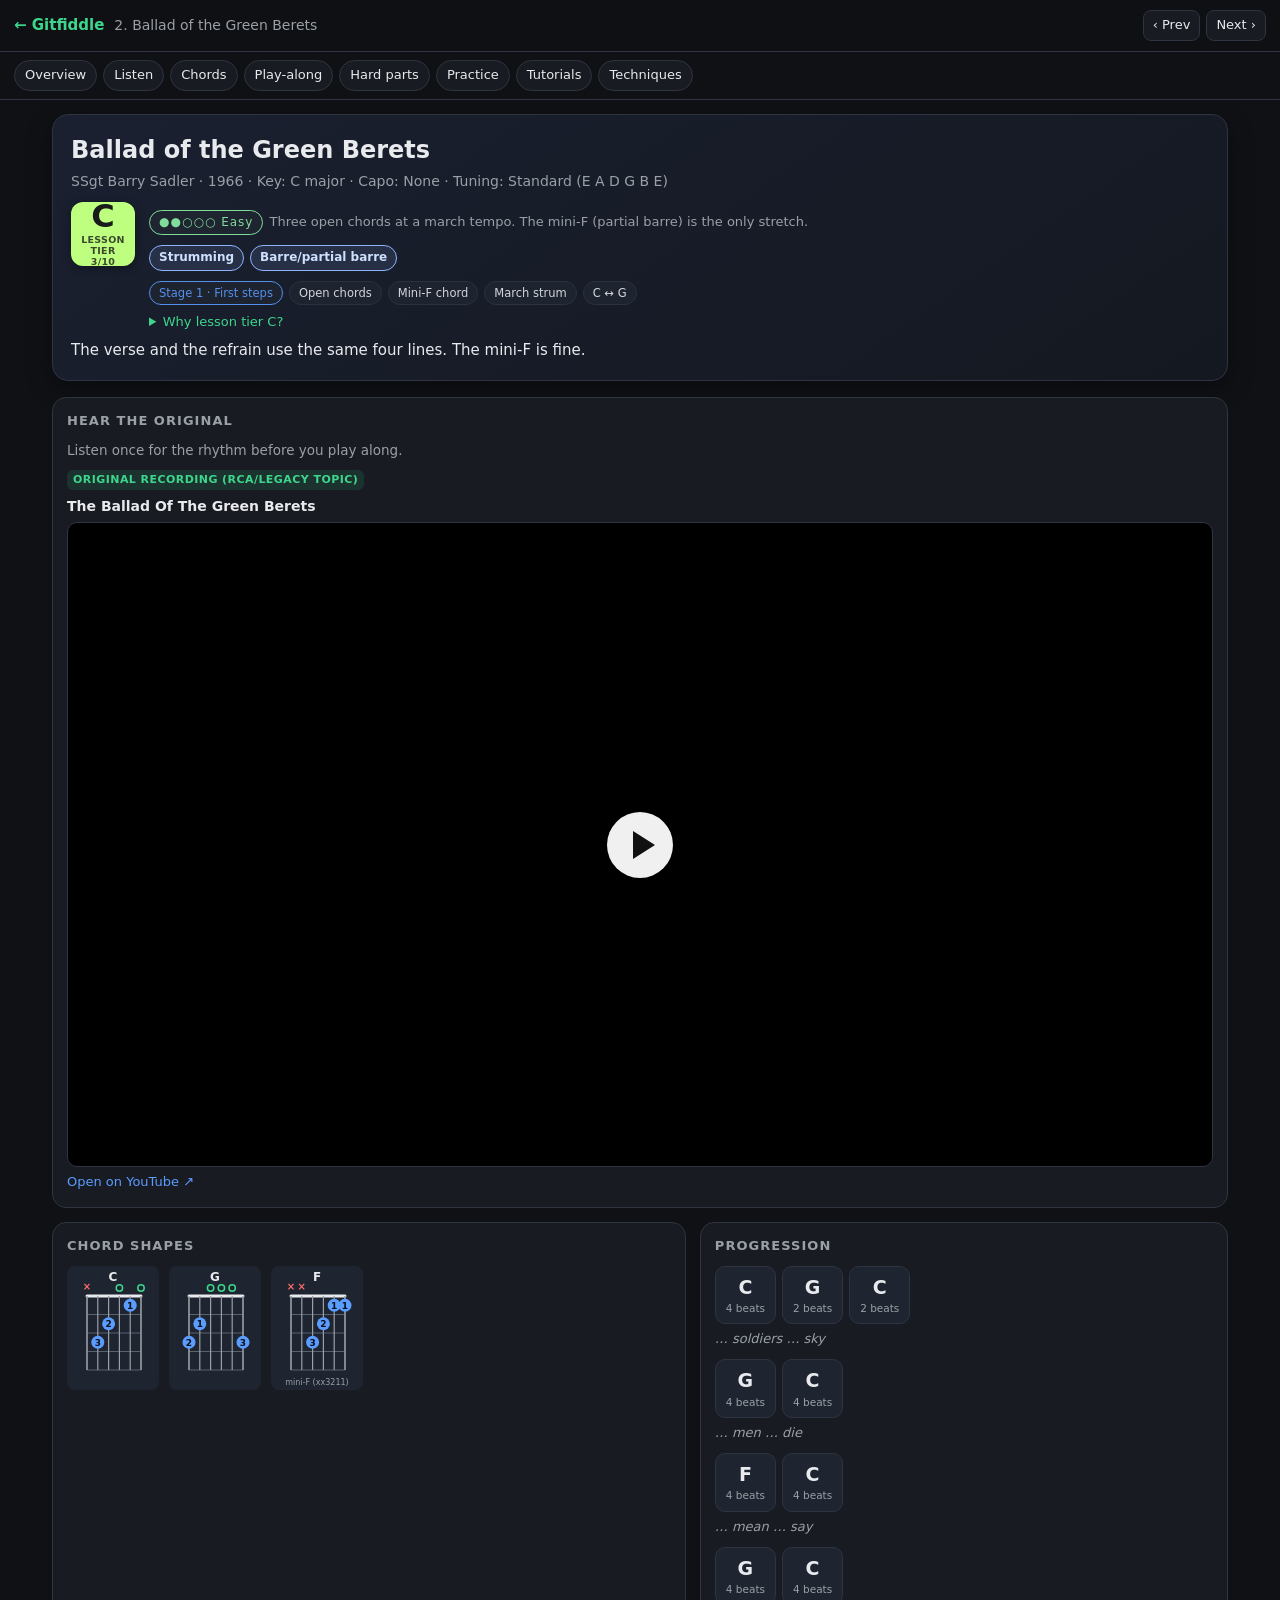
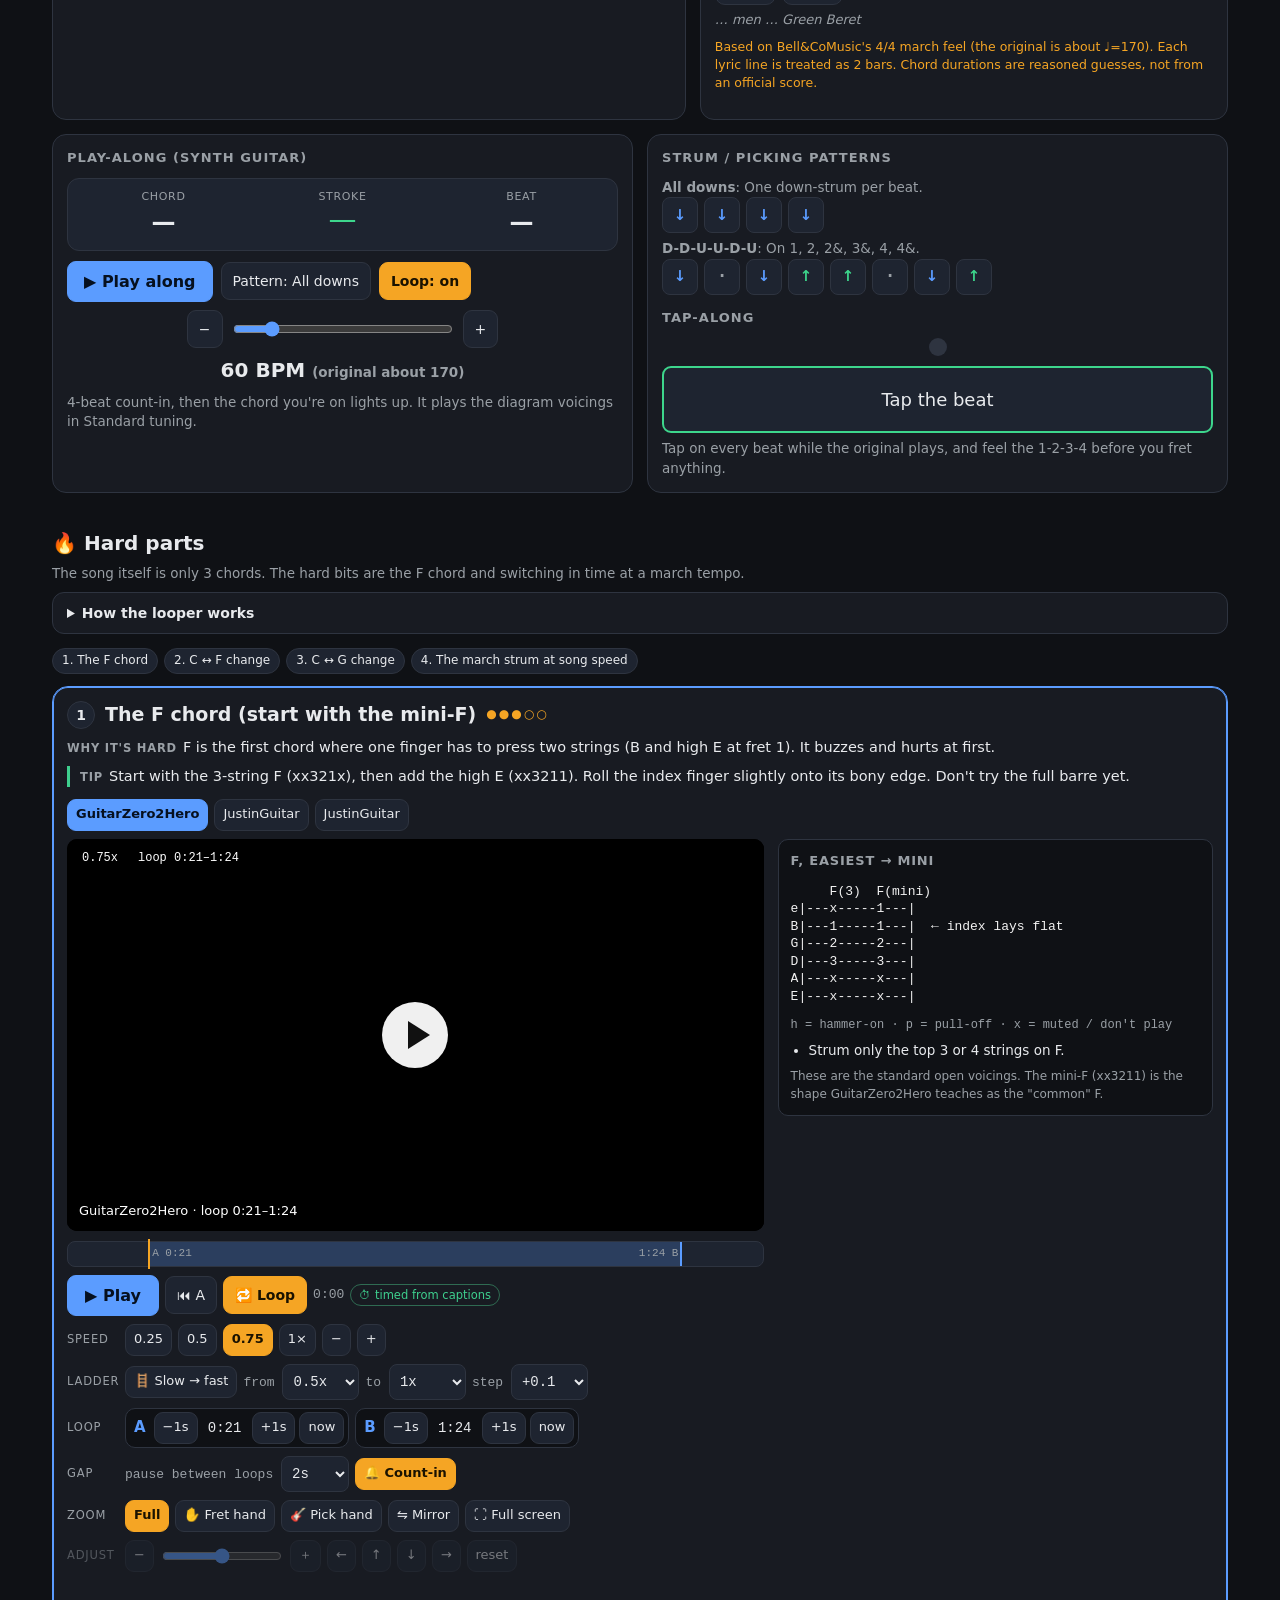
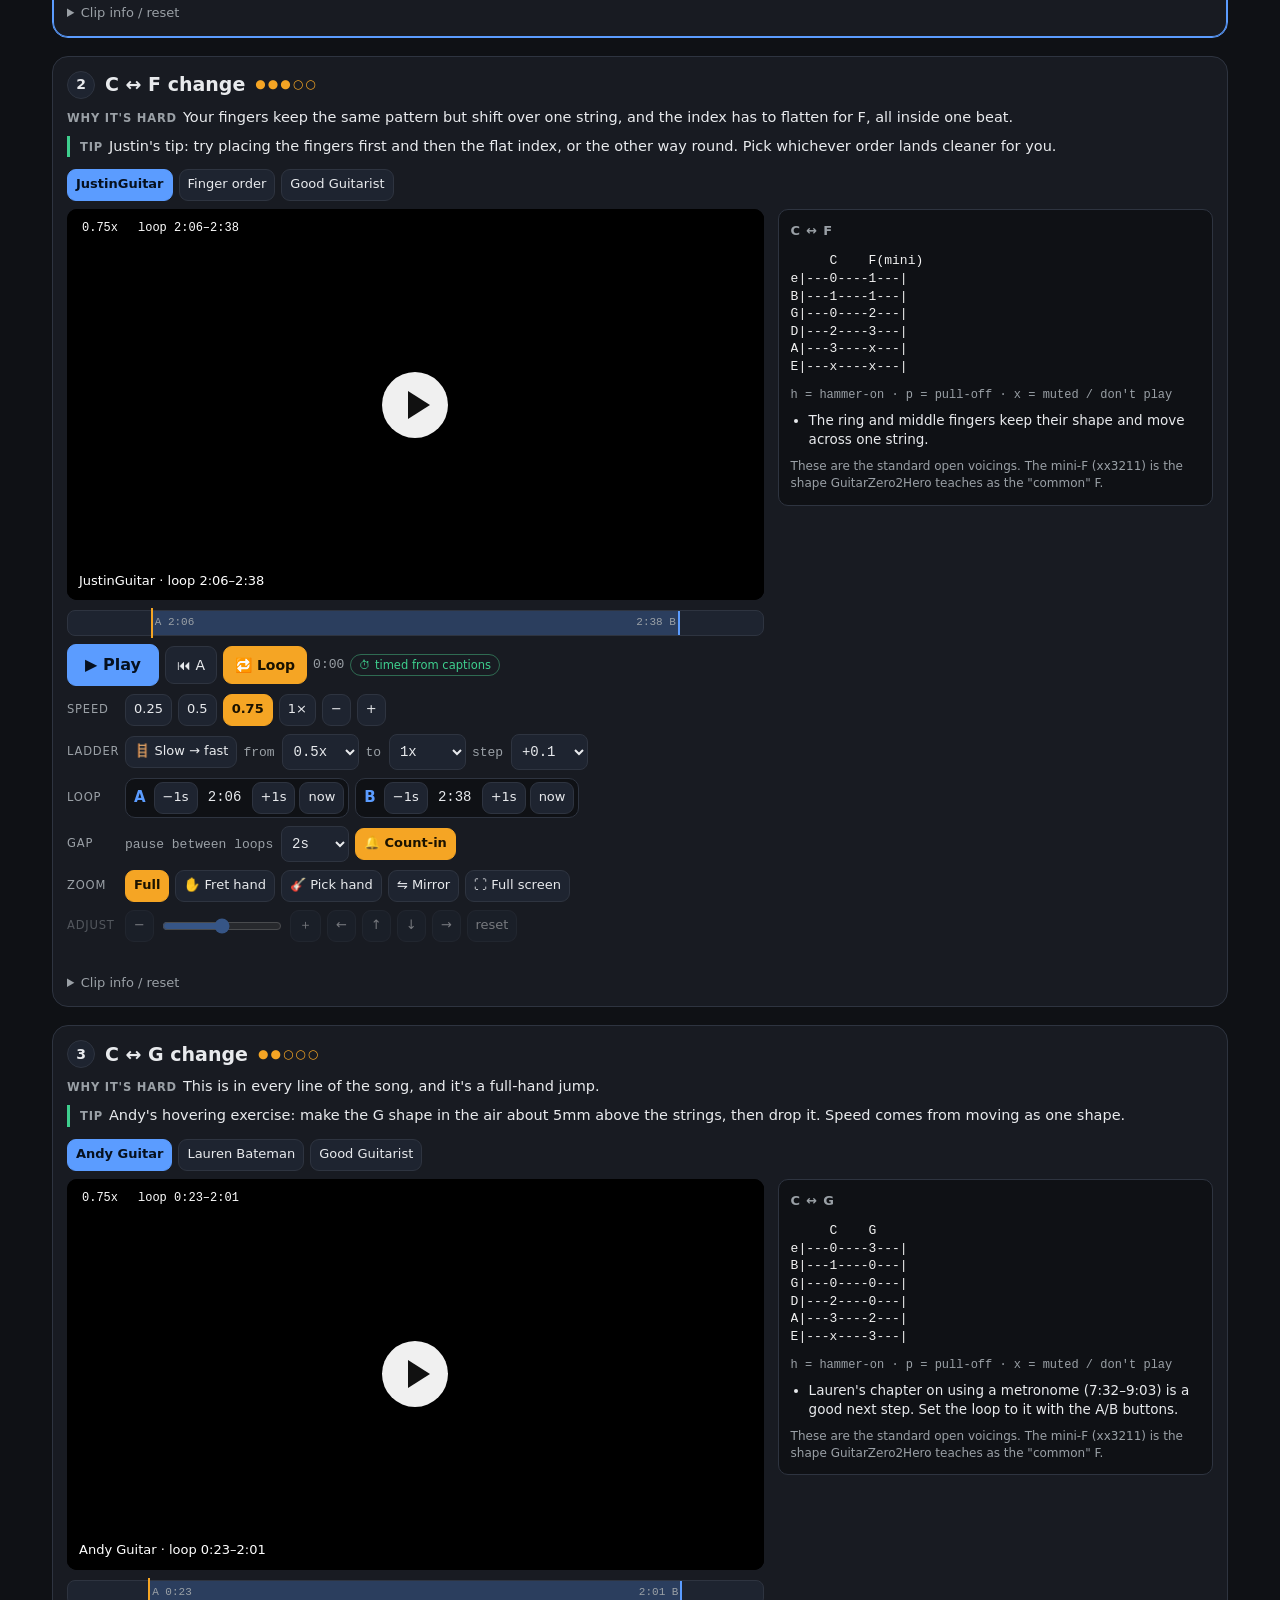
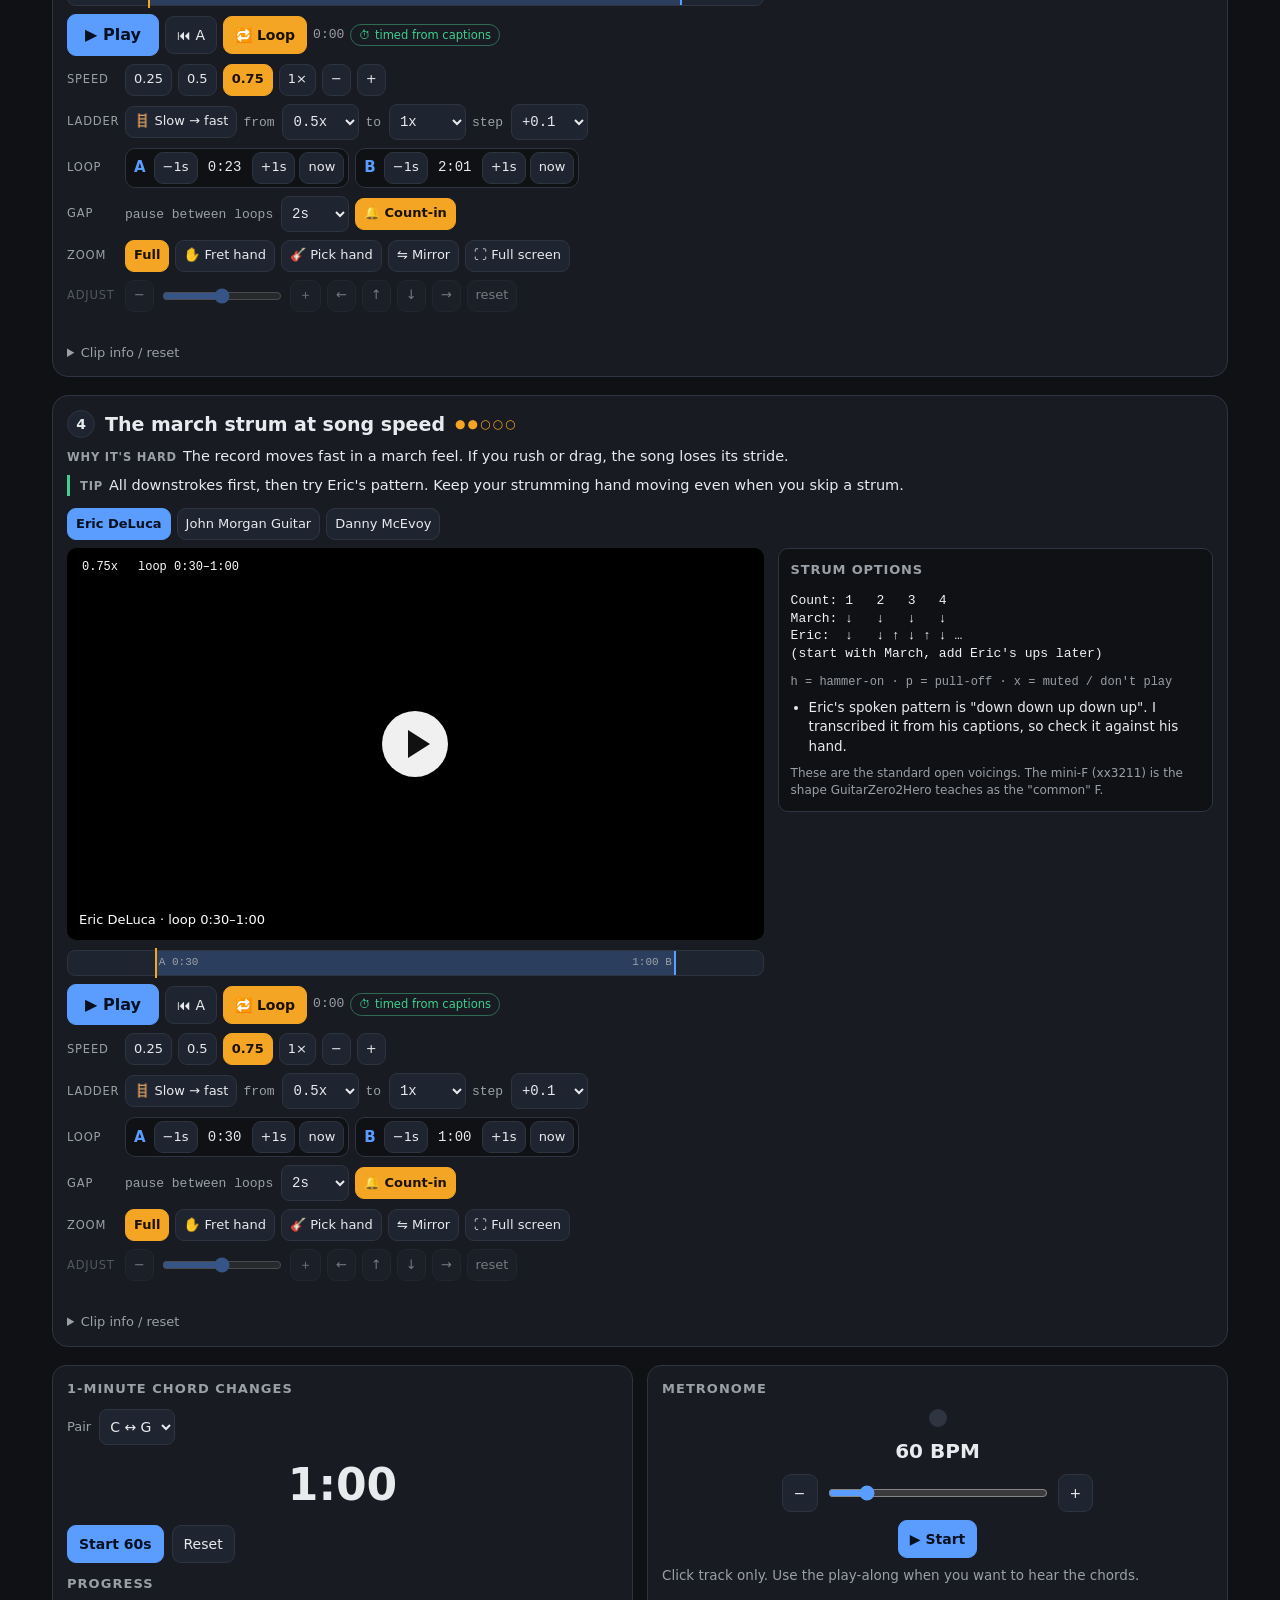
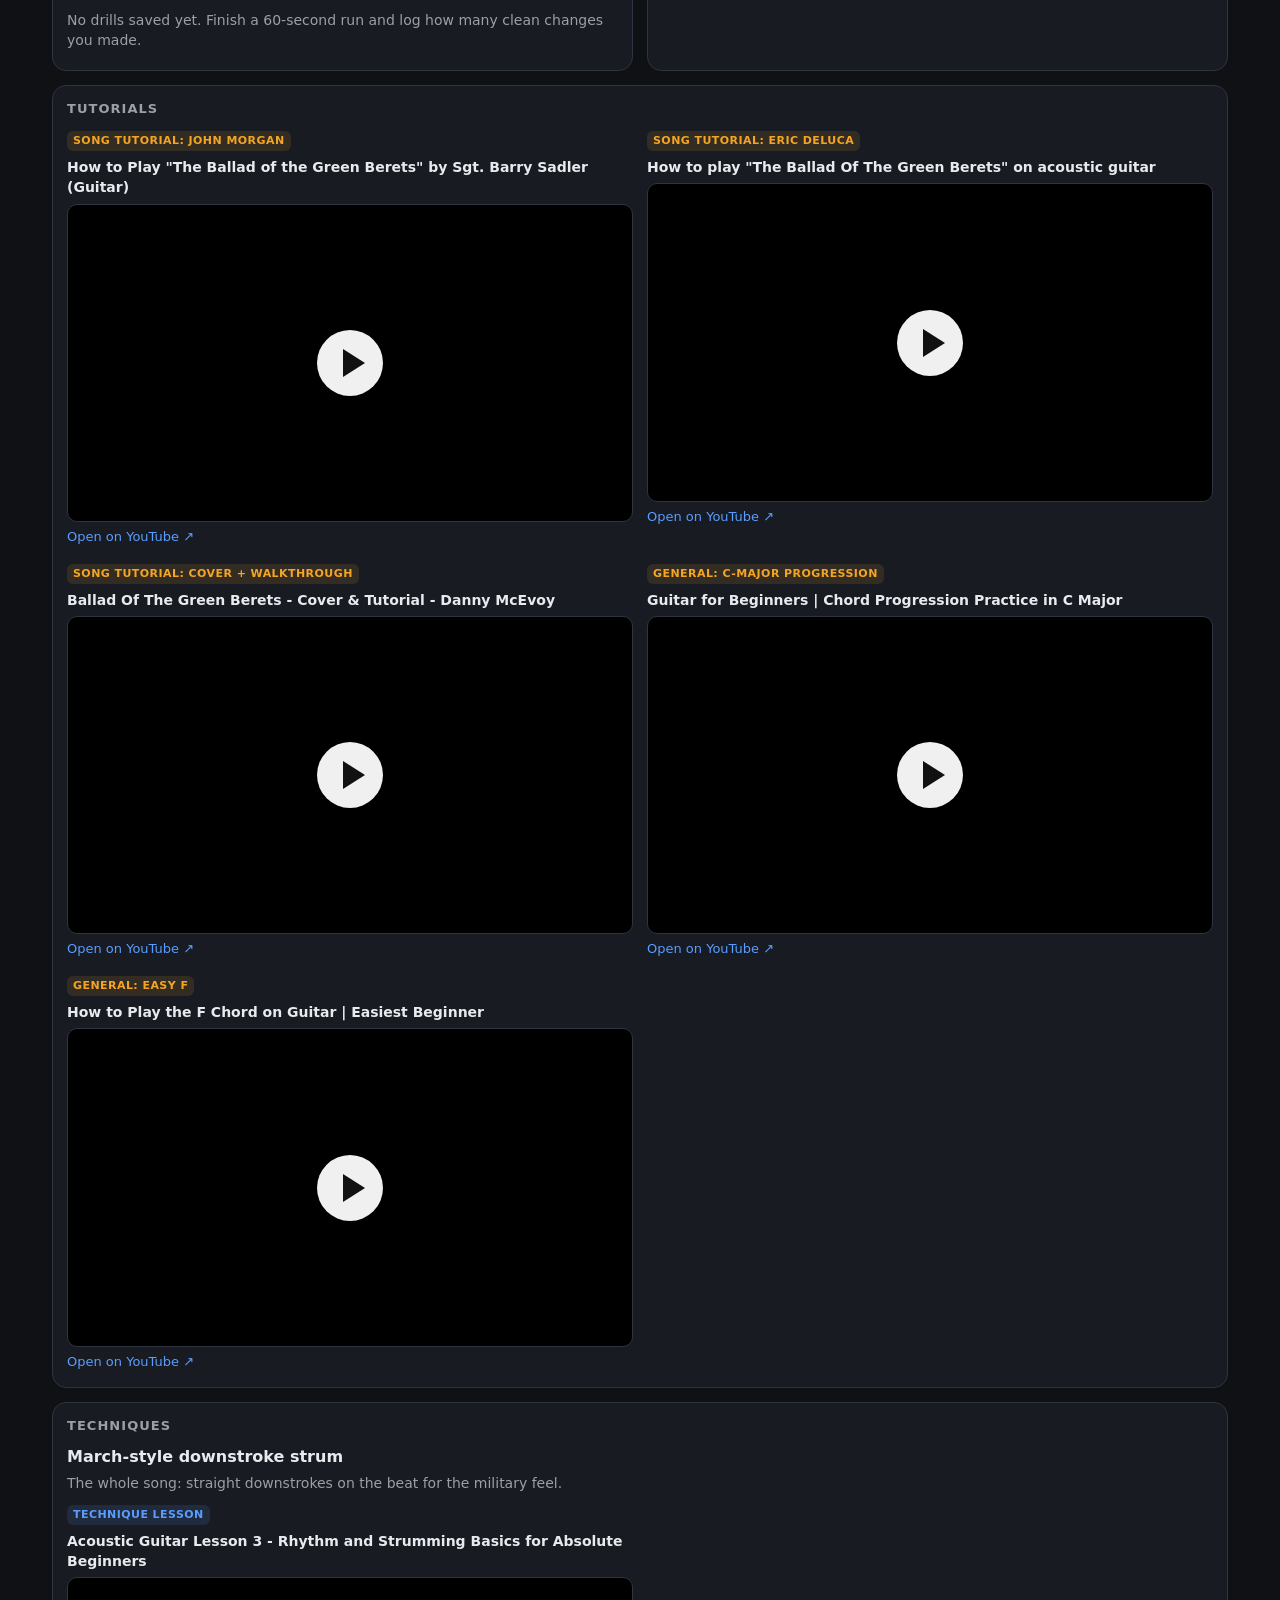
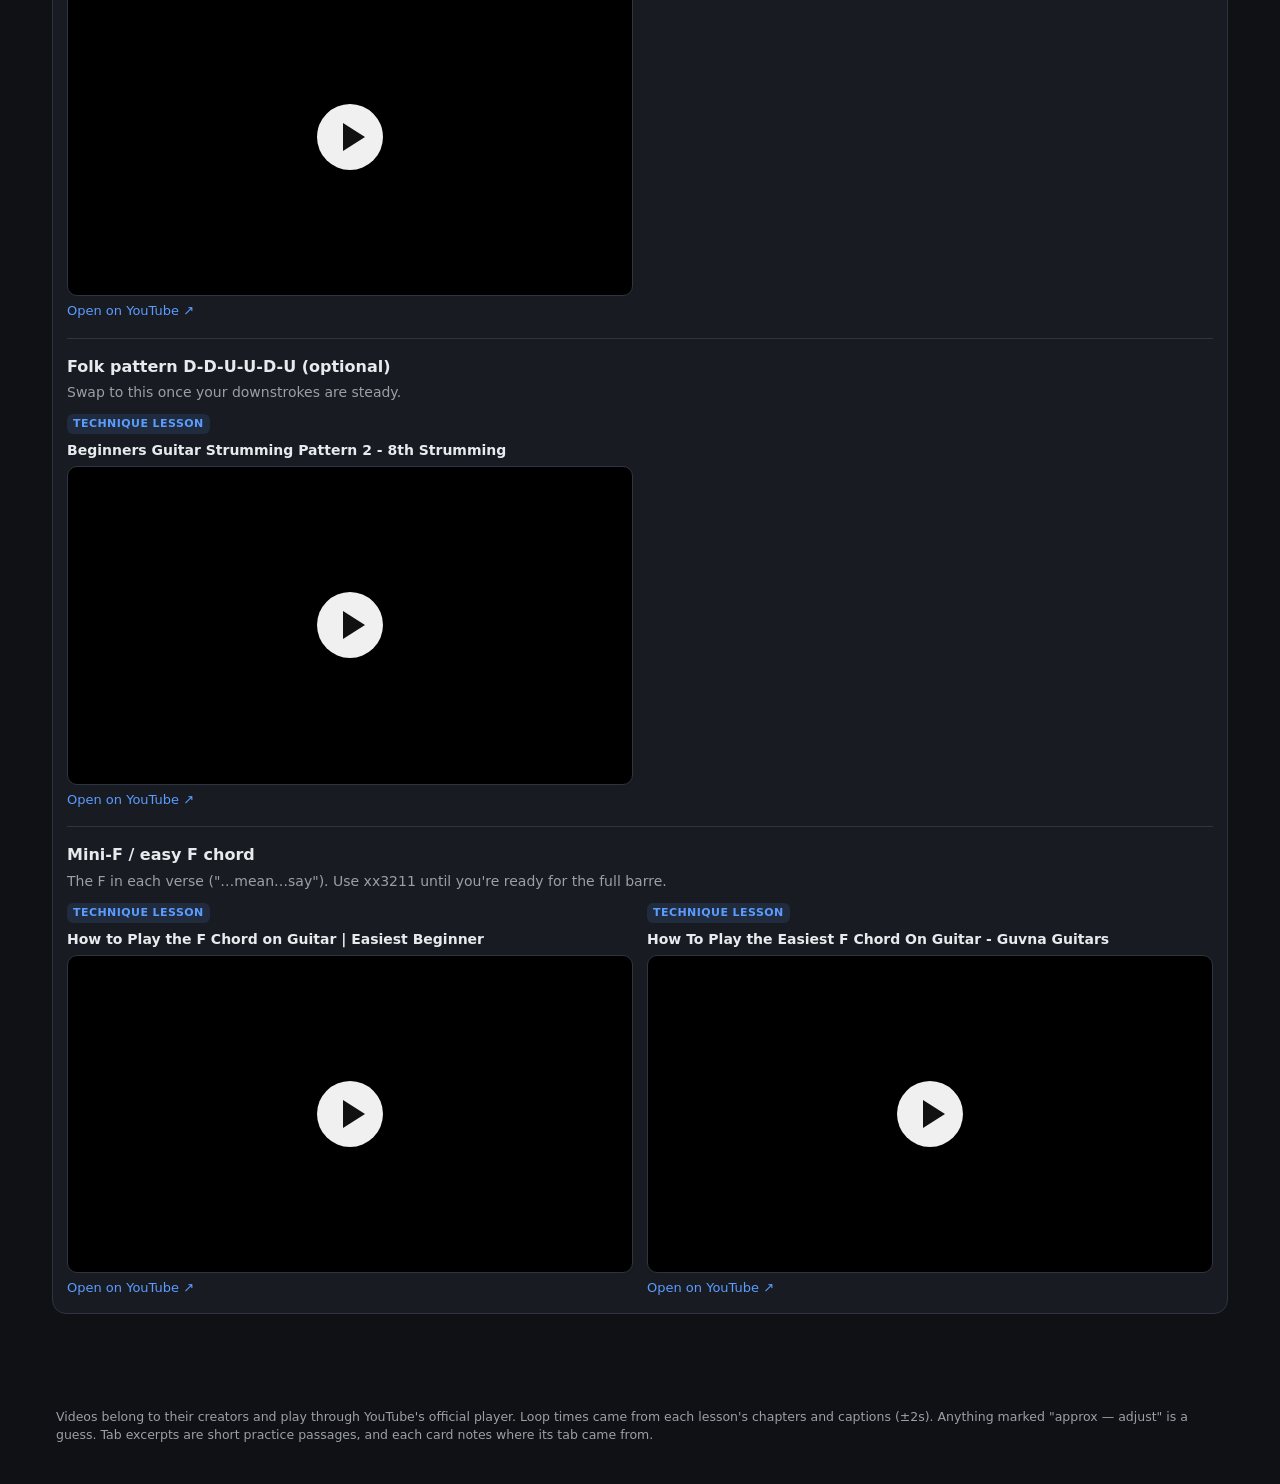
<file: songs/green-berets.html>
<!DOCTYPE html>
<html lang="en">
<head>
<meta charset="utf-8">
<meta name="viewport" content="width=device-width, initial-scale=1, viewport-fit=cover">
<meta name="theme-color" content="#0f1115">
<meta name="referrer" content="strict-origin-when-cross-origin">
<title>Ballad of the Green Berets · Gitfiddle</title>
<link rel="icon" href="../assets/favicon.svg" type="image/svg+xml">
<link rel="stylesheet" href="../assets/app.css">
</head>
<body data-song="green-berets" data-root="../">
<div id="app"><noscript>Gitfiddle needs JavaScript.</noscript></div>
<script src="../assets/songs.js"></script>
<script src="../assets/app.js"></script>
<script src="https://www.youtube.com/iframe_api"></script>
</body>
</html>
</file>
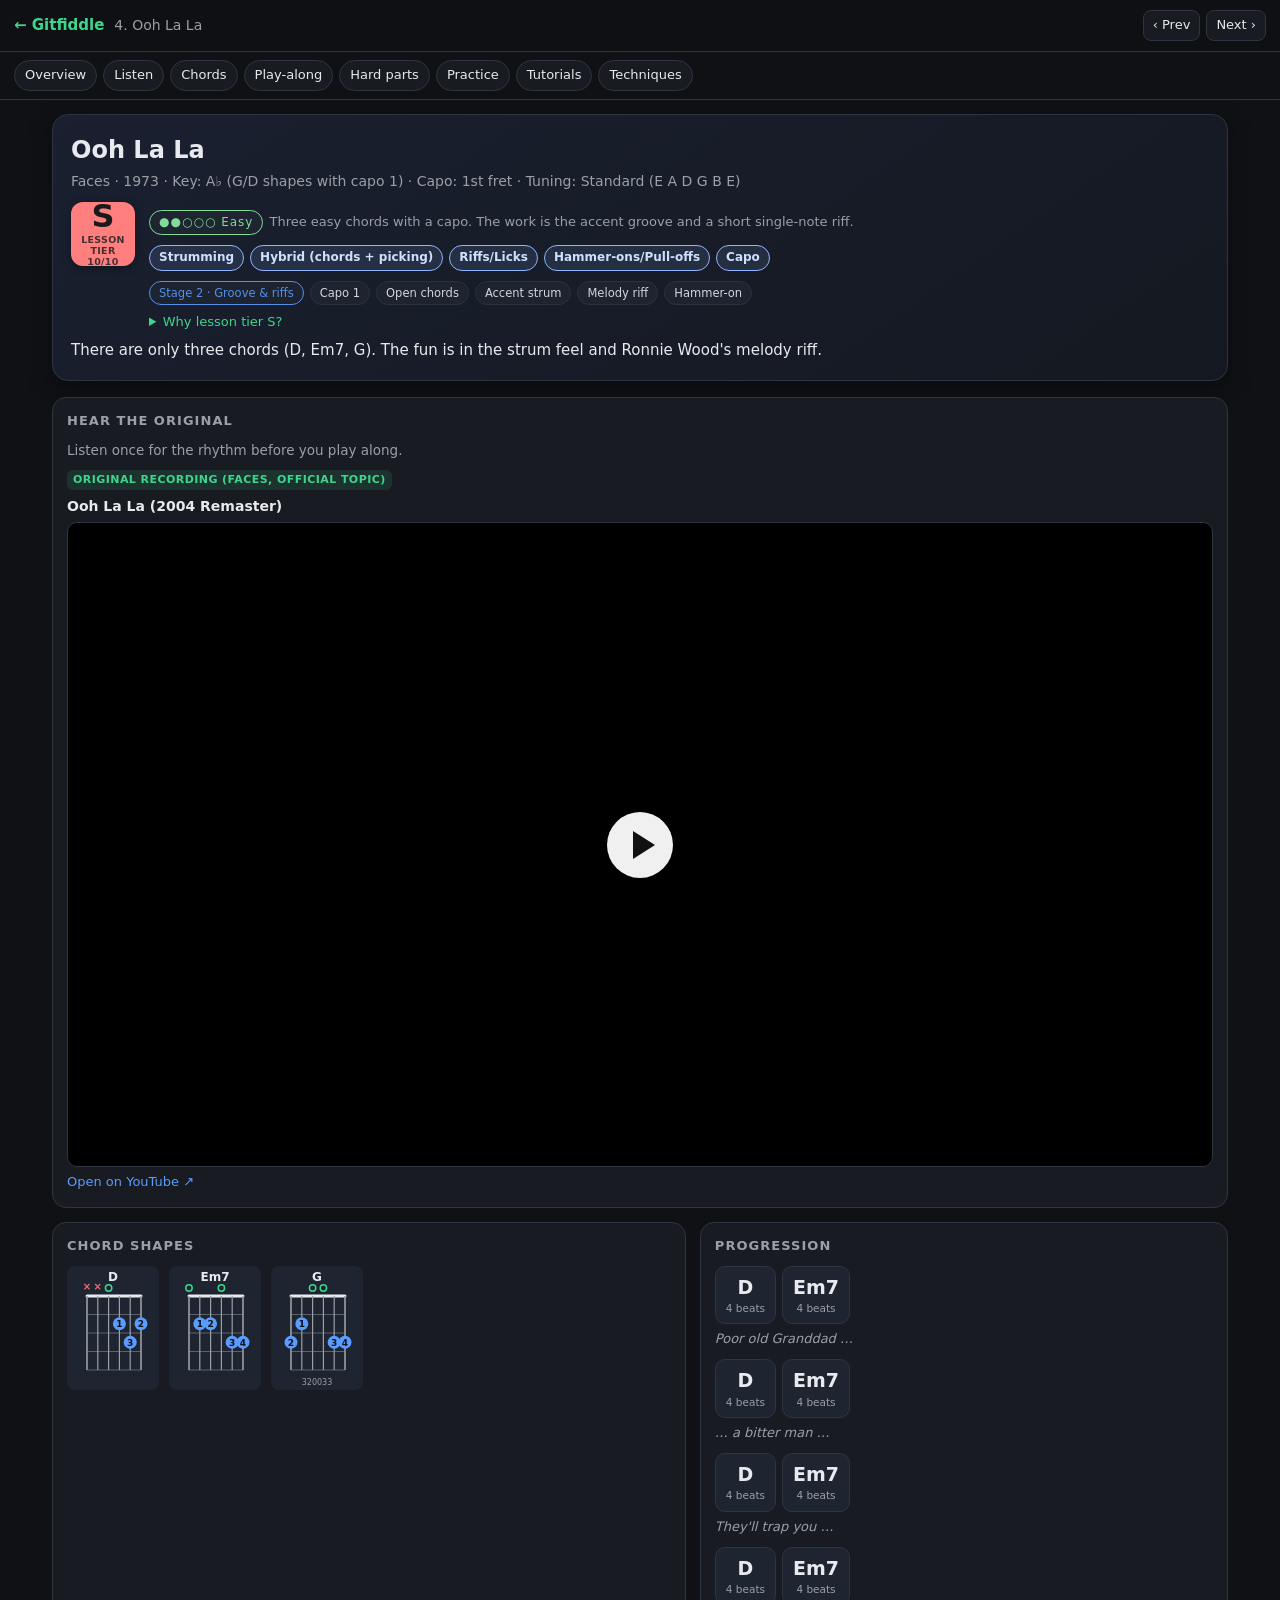
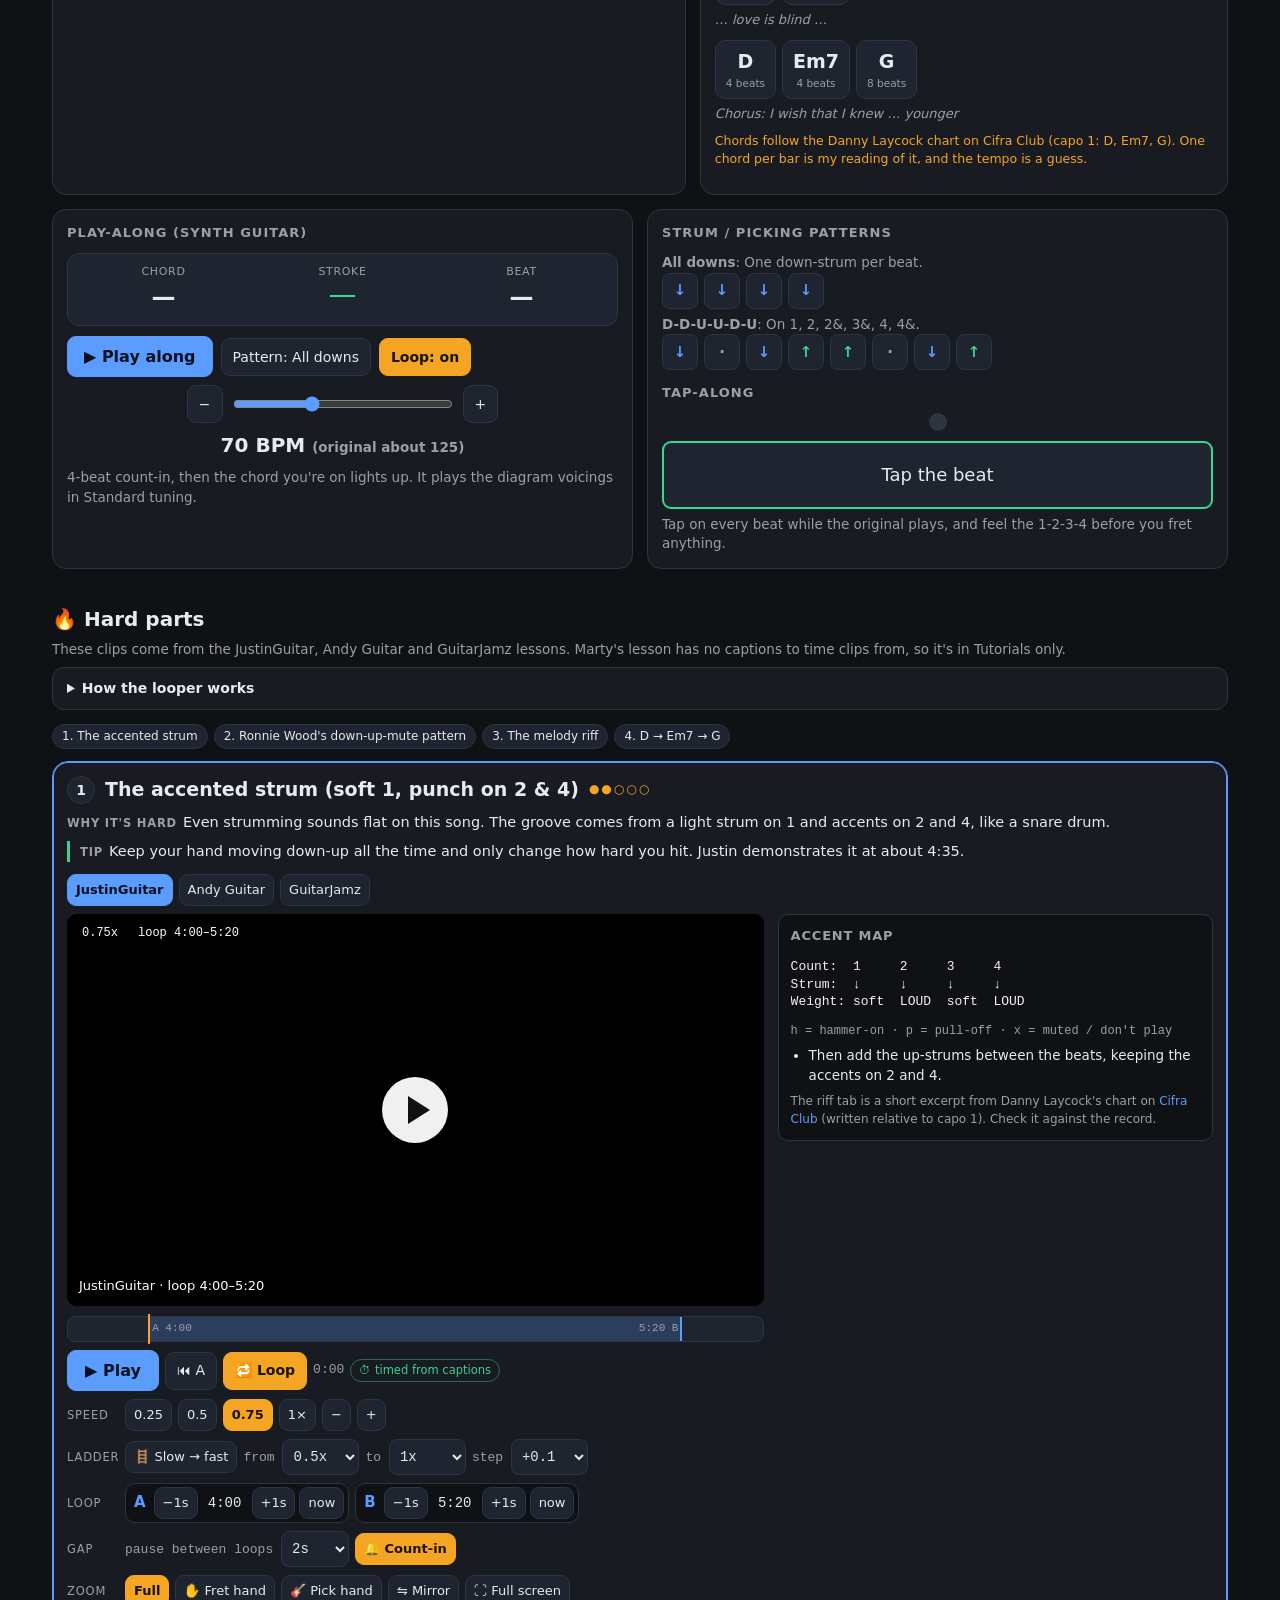
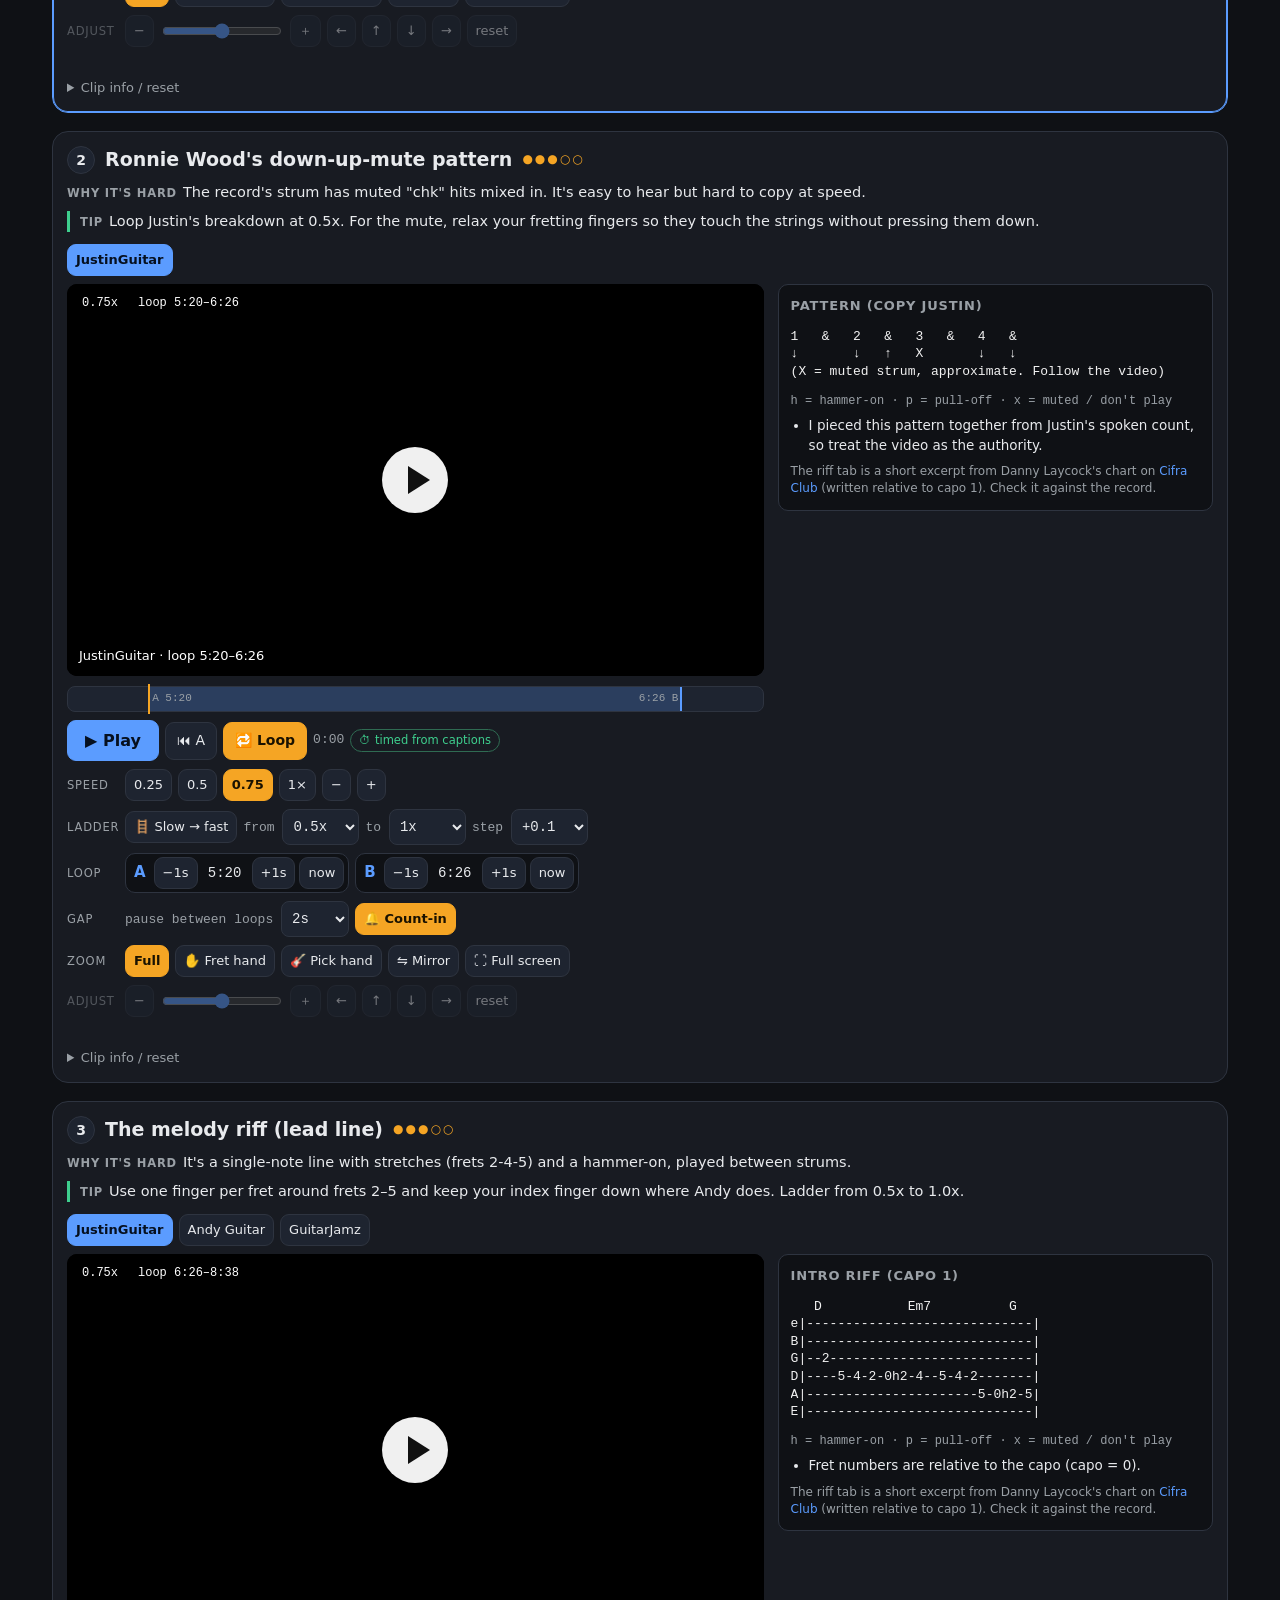
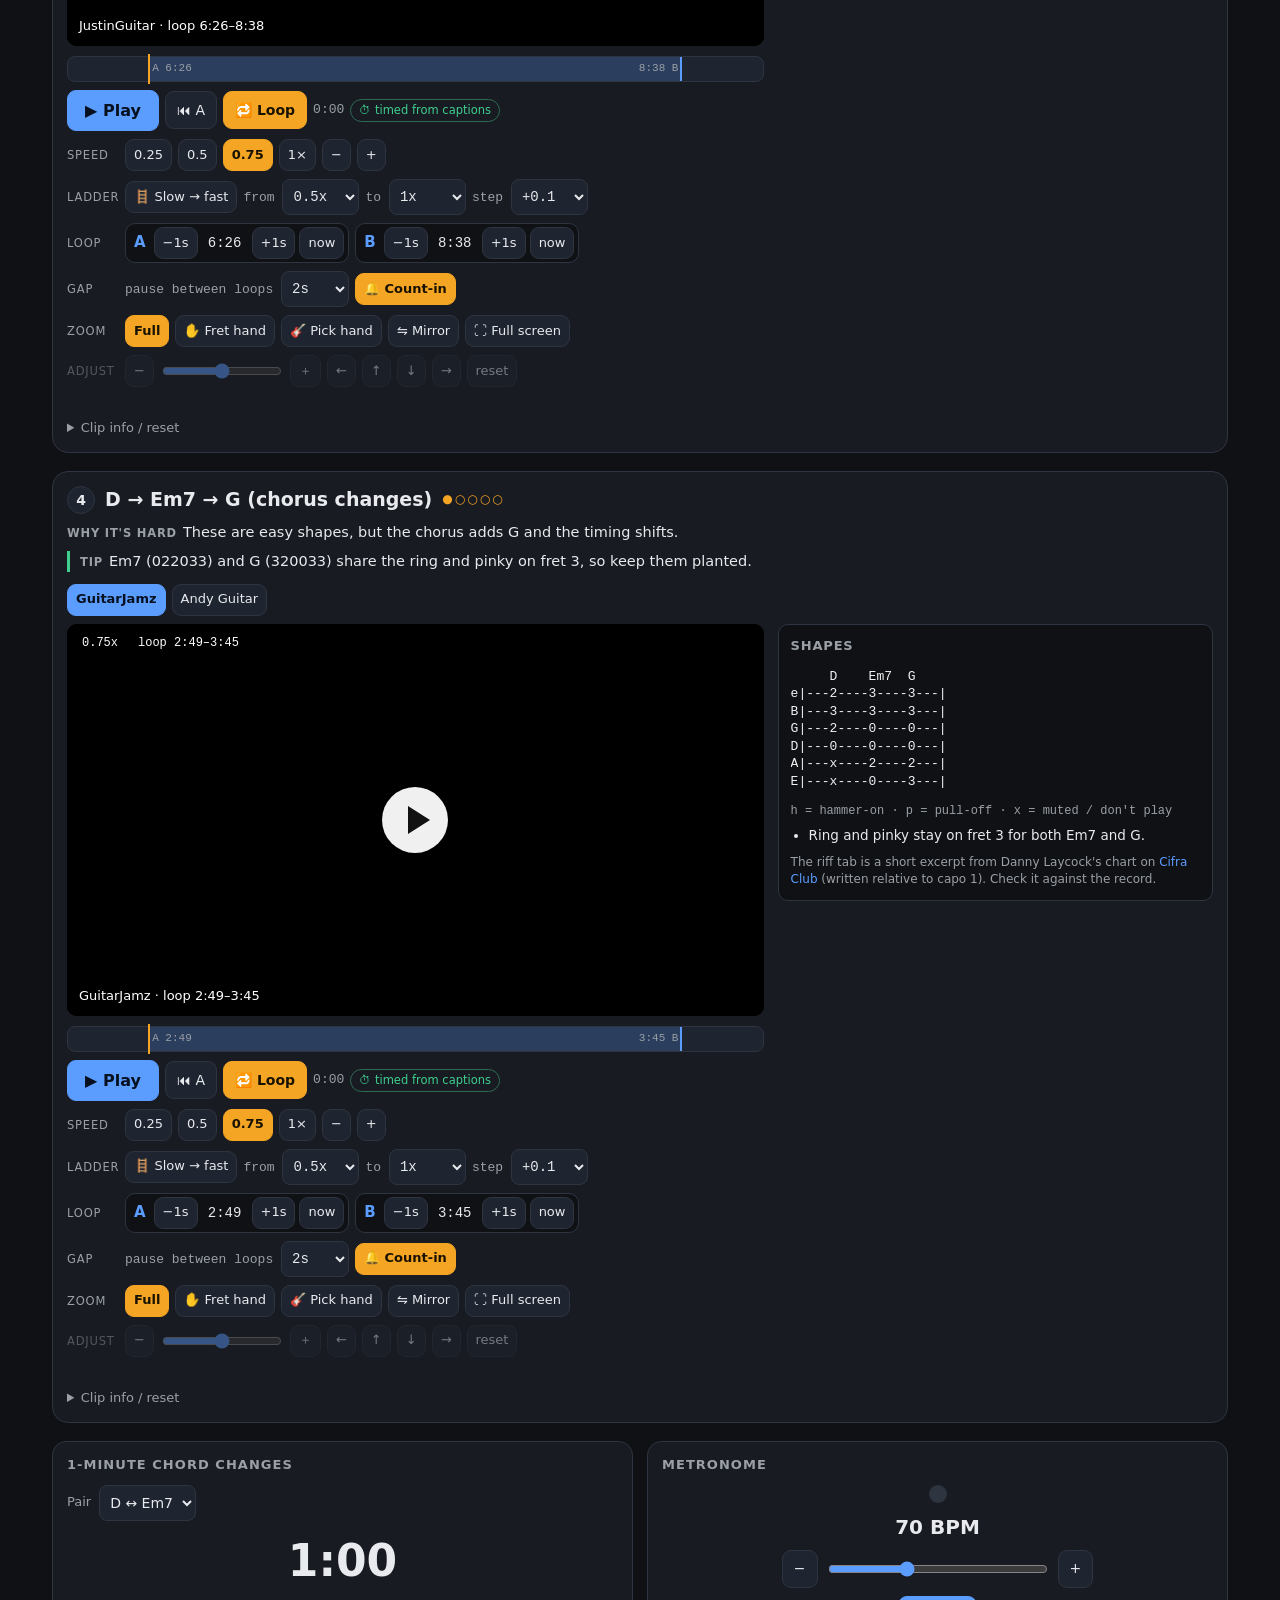
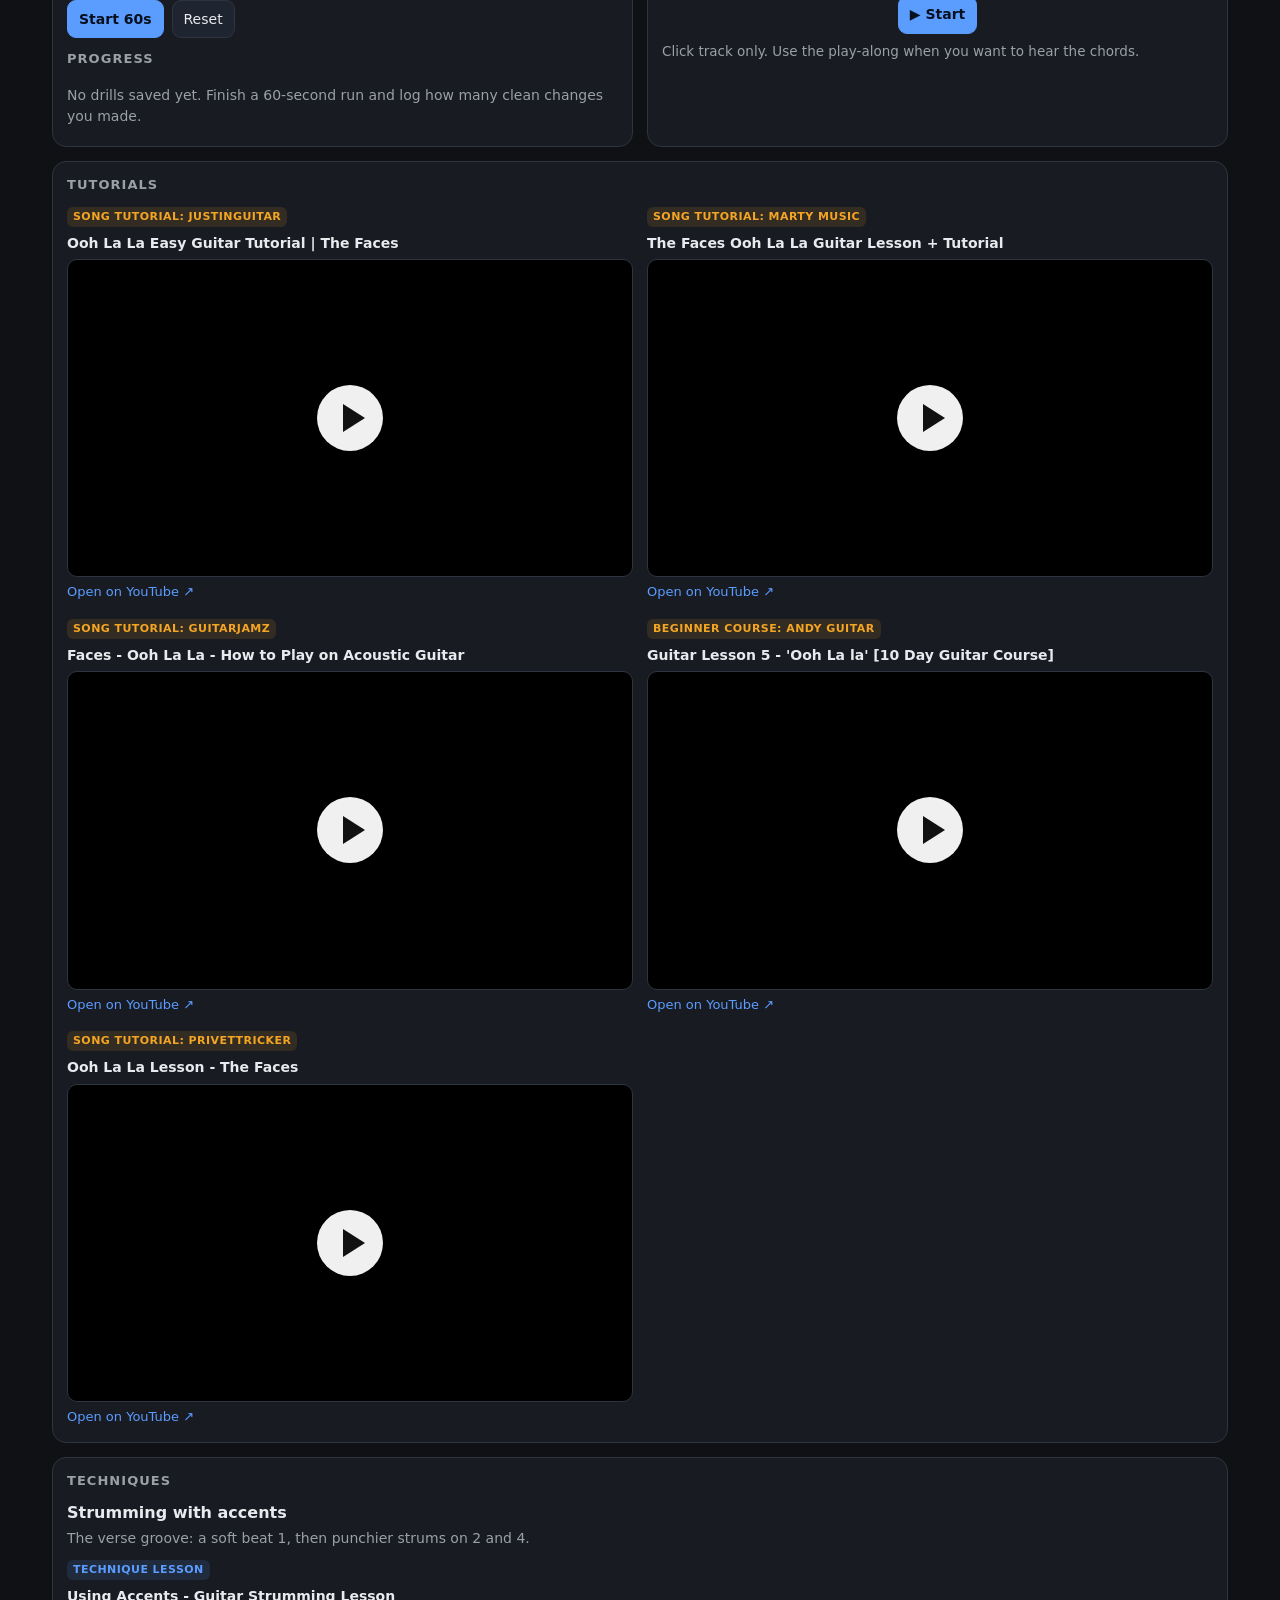
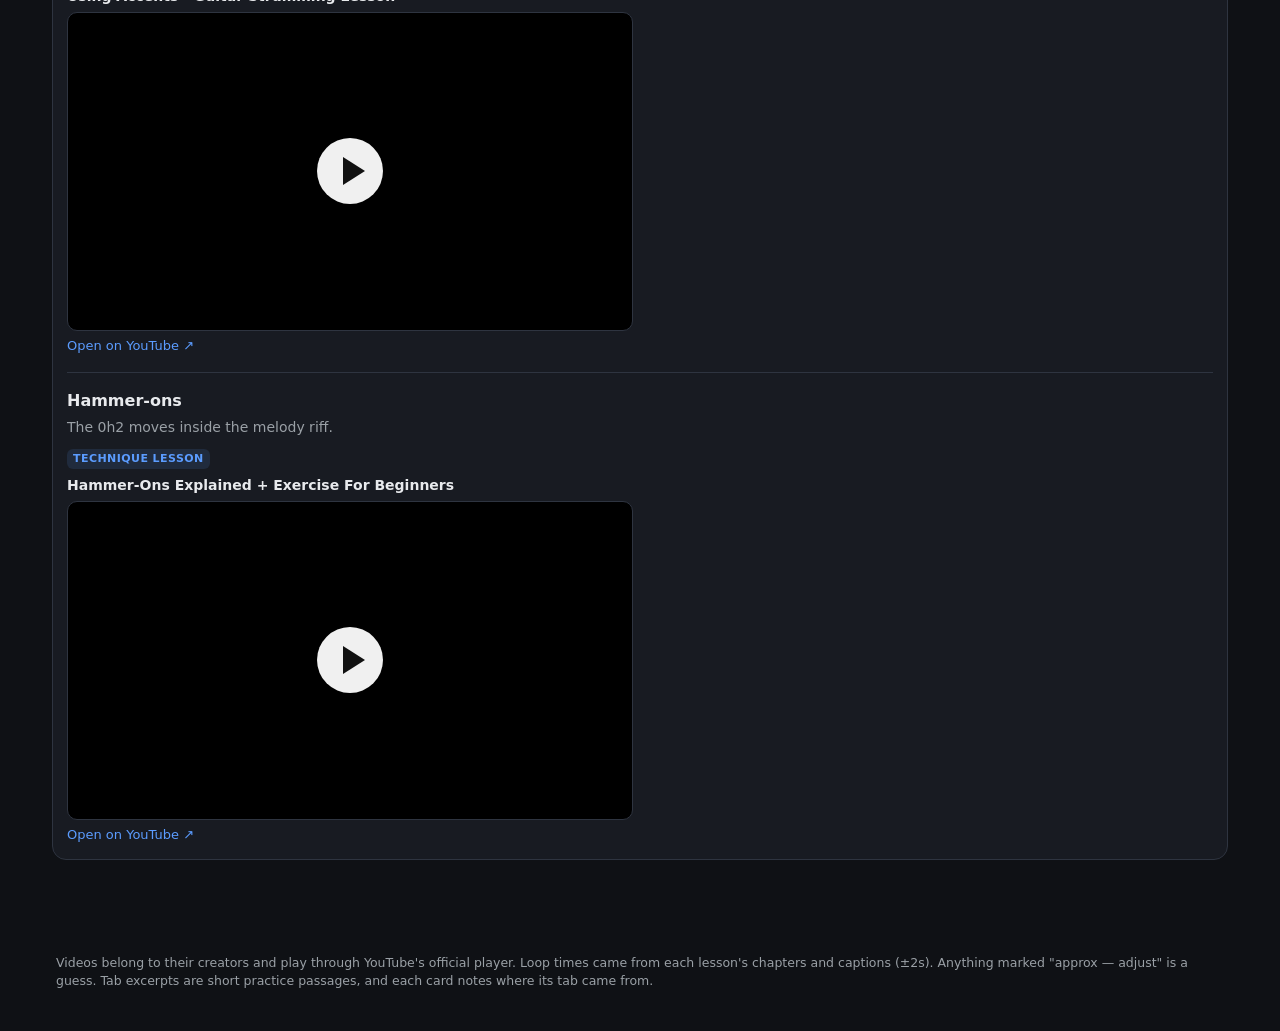
<file: songs/ooh-la-la.html>
<!DOCTYPE html>
<html lang="en">
<head>
<meta charset="utf-8">
<meta name="viewport" content="width=device-width, initial-scale=1, viewport-fit=cover">
<meta name="theme-color" content="#0f1115">
<meta name="referrer" content="strict-origin-when-cross-origin">
<title>Ooh La La · Gitfiddle</title>
<link rel="icon" href="../assets/favicon.svg" type="image/svg+xml">
<link rel="stylesheet" href="../assets/app.css">
</head>
<body data-song="ooh-la-la" data-root="../">
<div id="app"><noscript>Gitfiddle needs JavaScript.</noscript></div>
<script src="../assets/songs.js"></script>
<script src="../assets/app.js"></script>
<script src="https://www.youtube.com/iframe_api"></script>
</body>
</html>
</file>
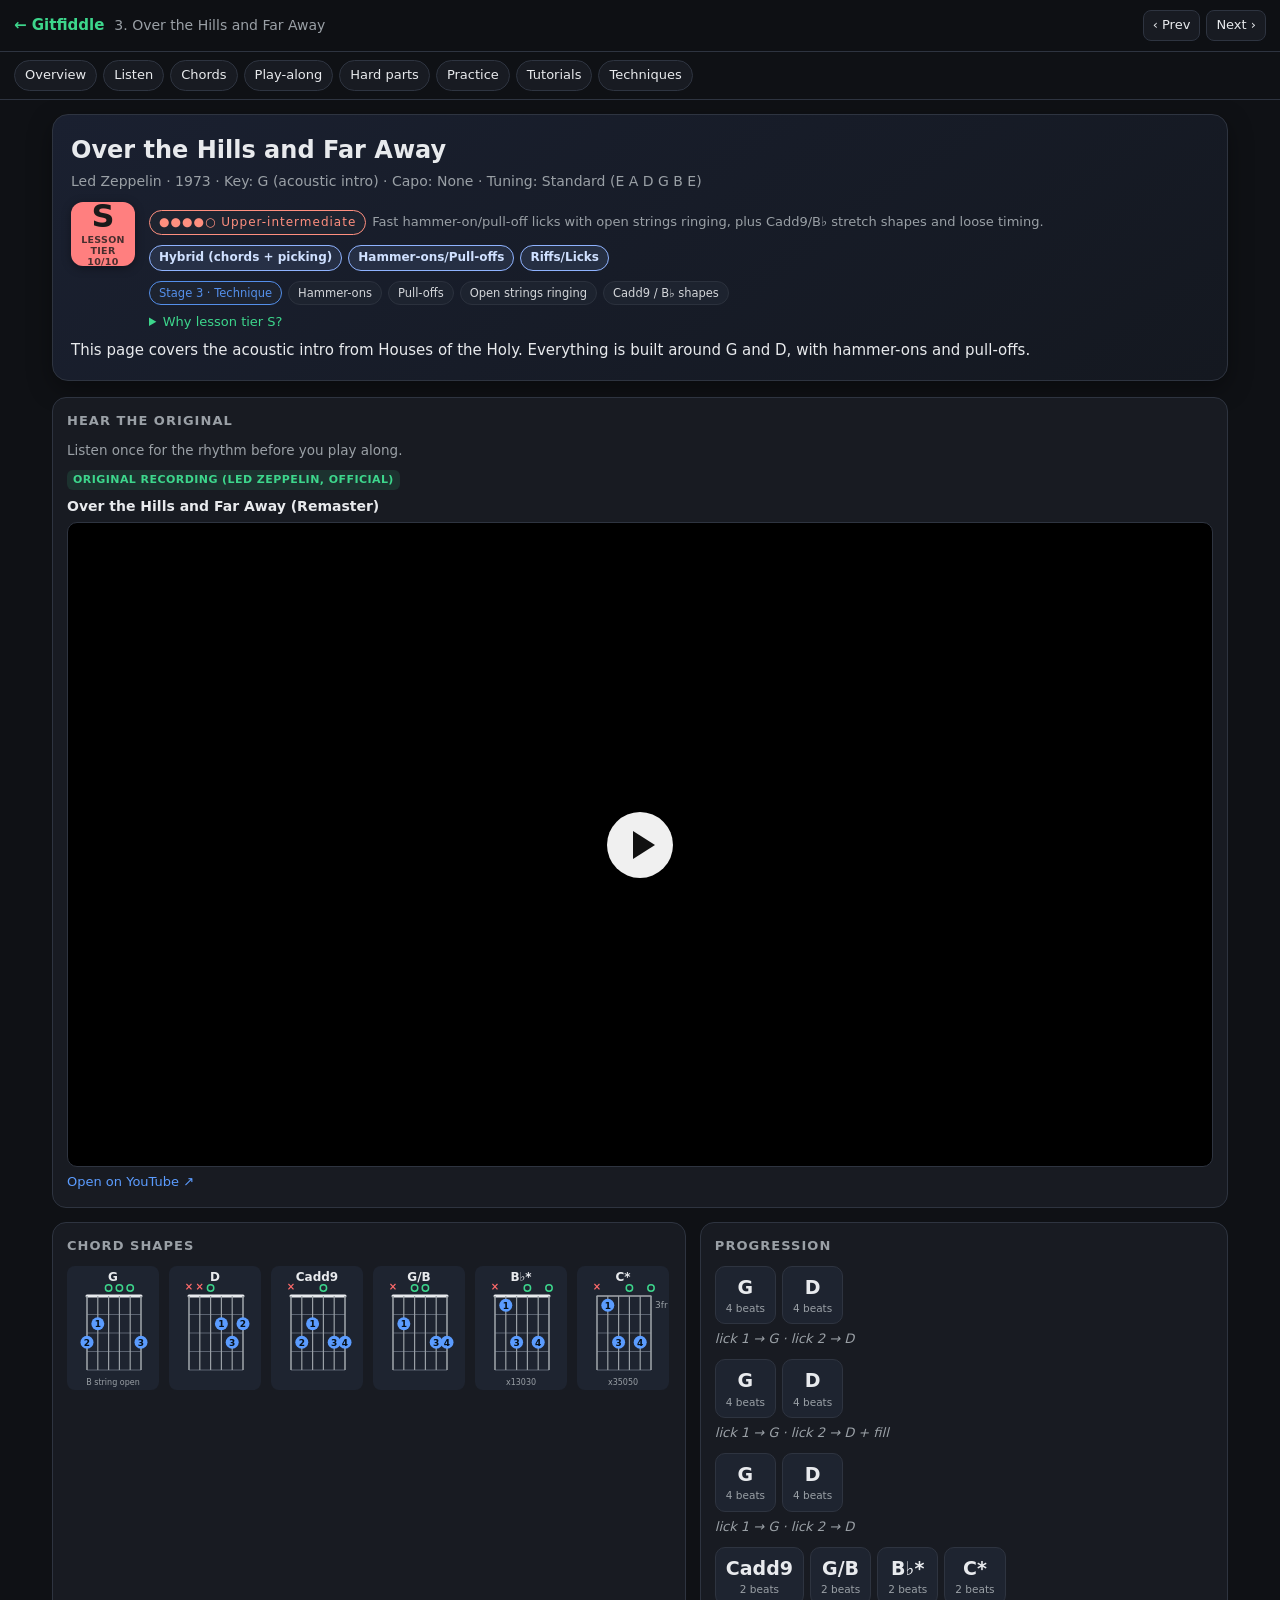
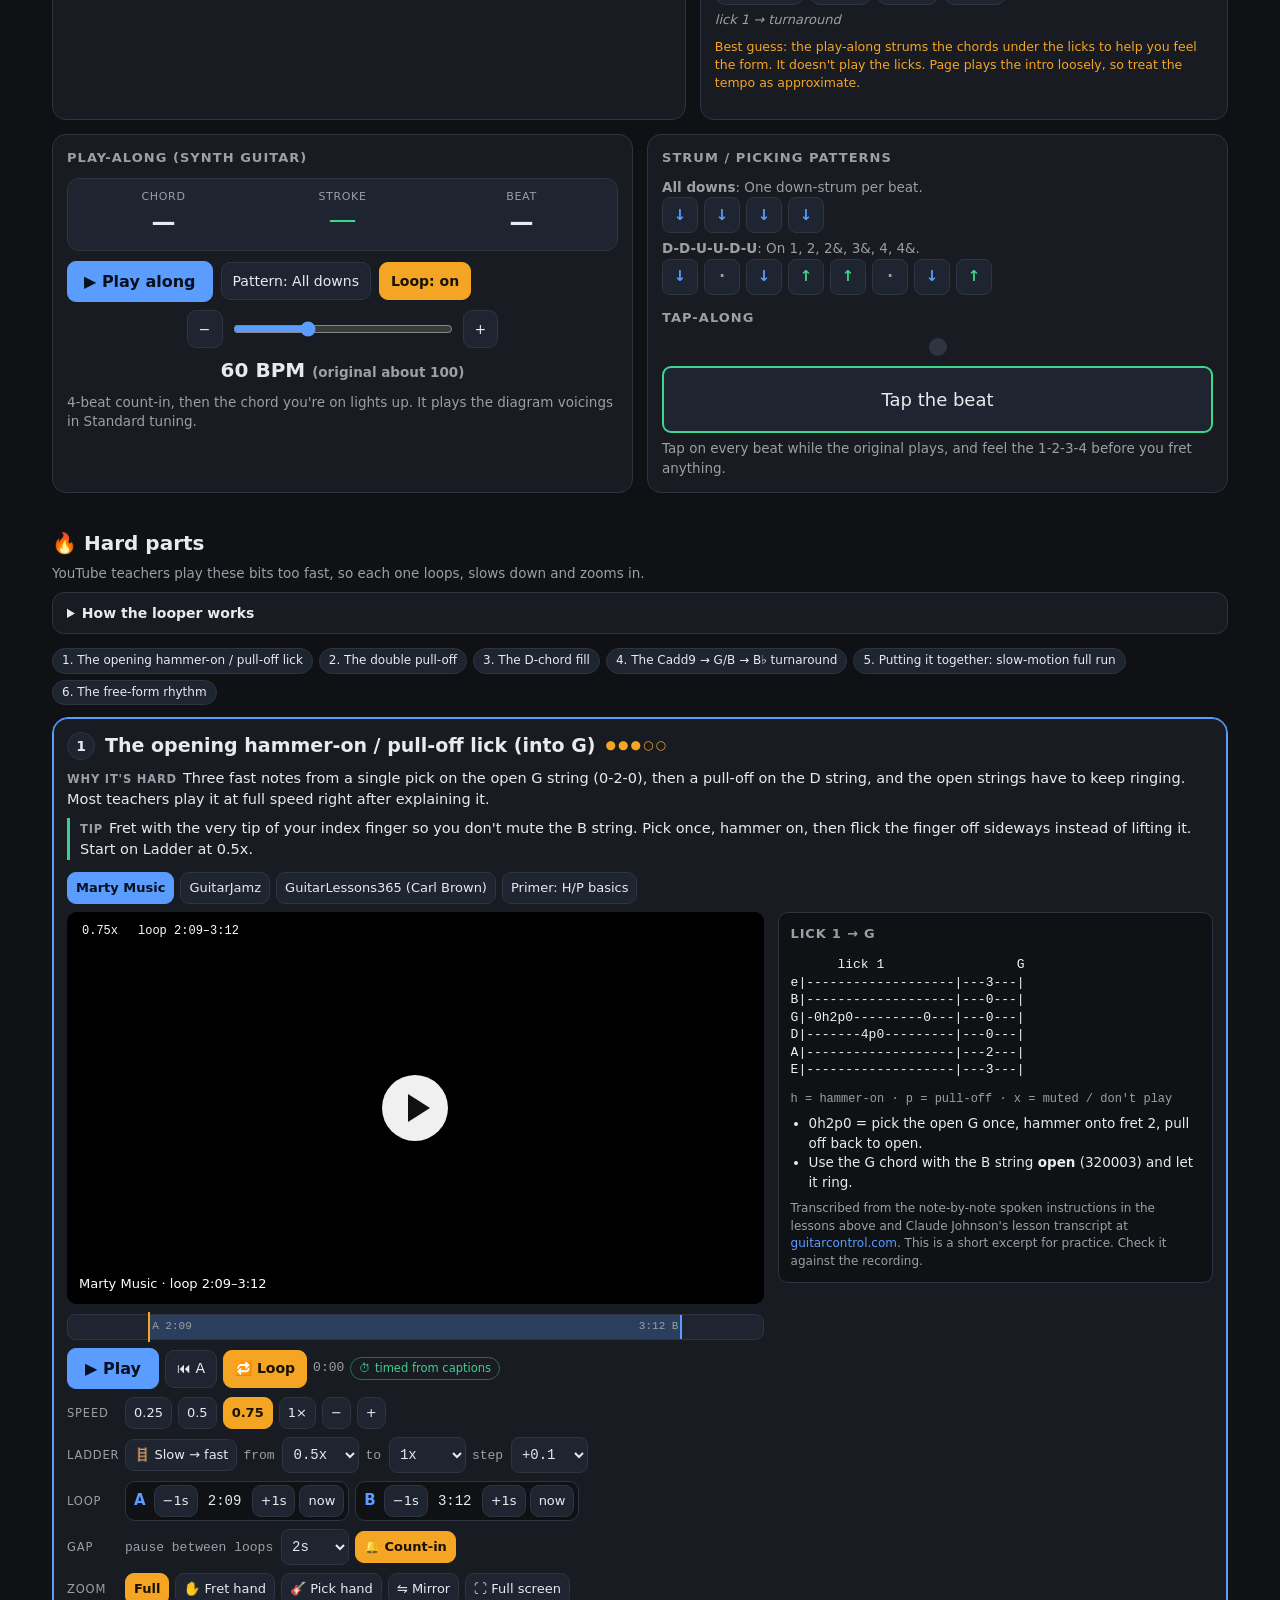
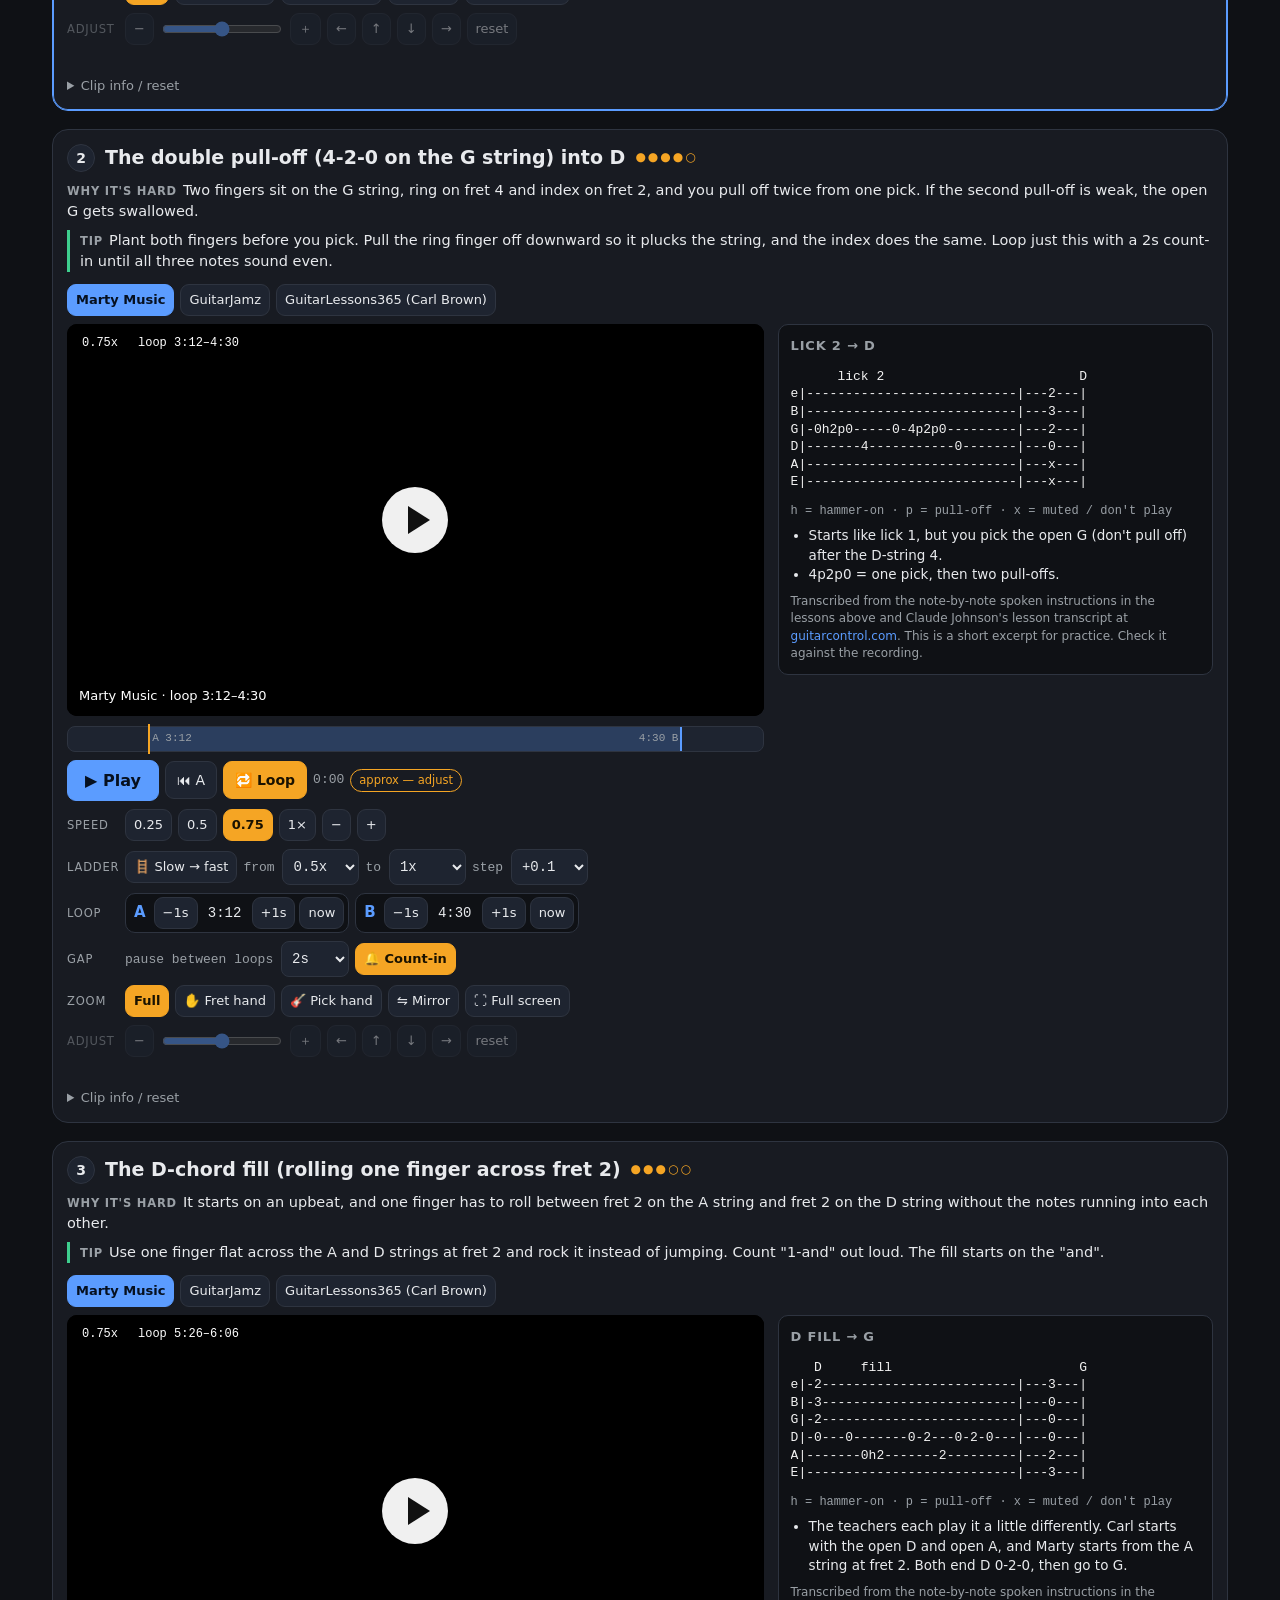
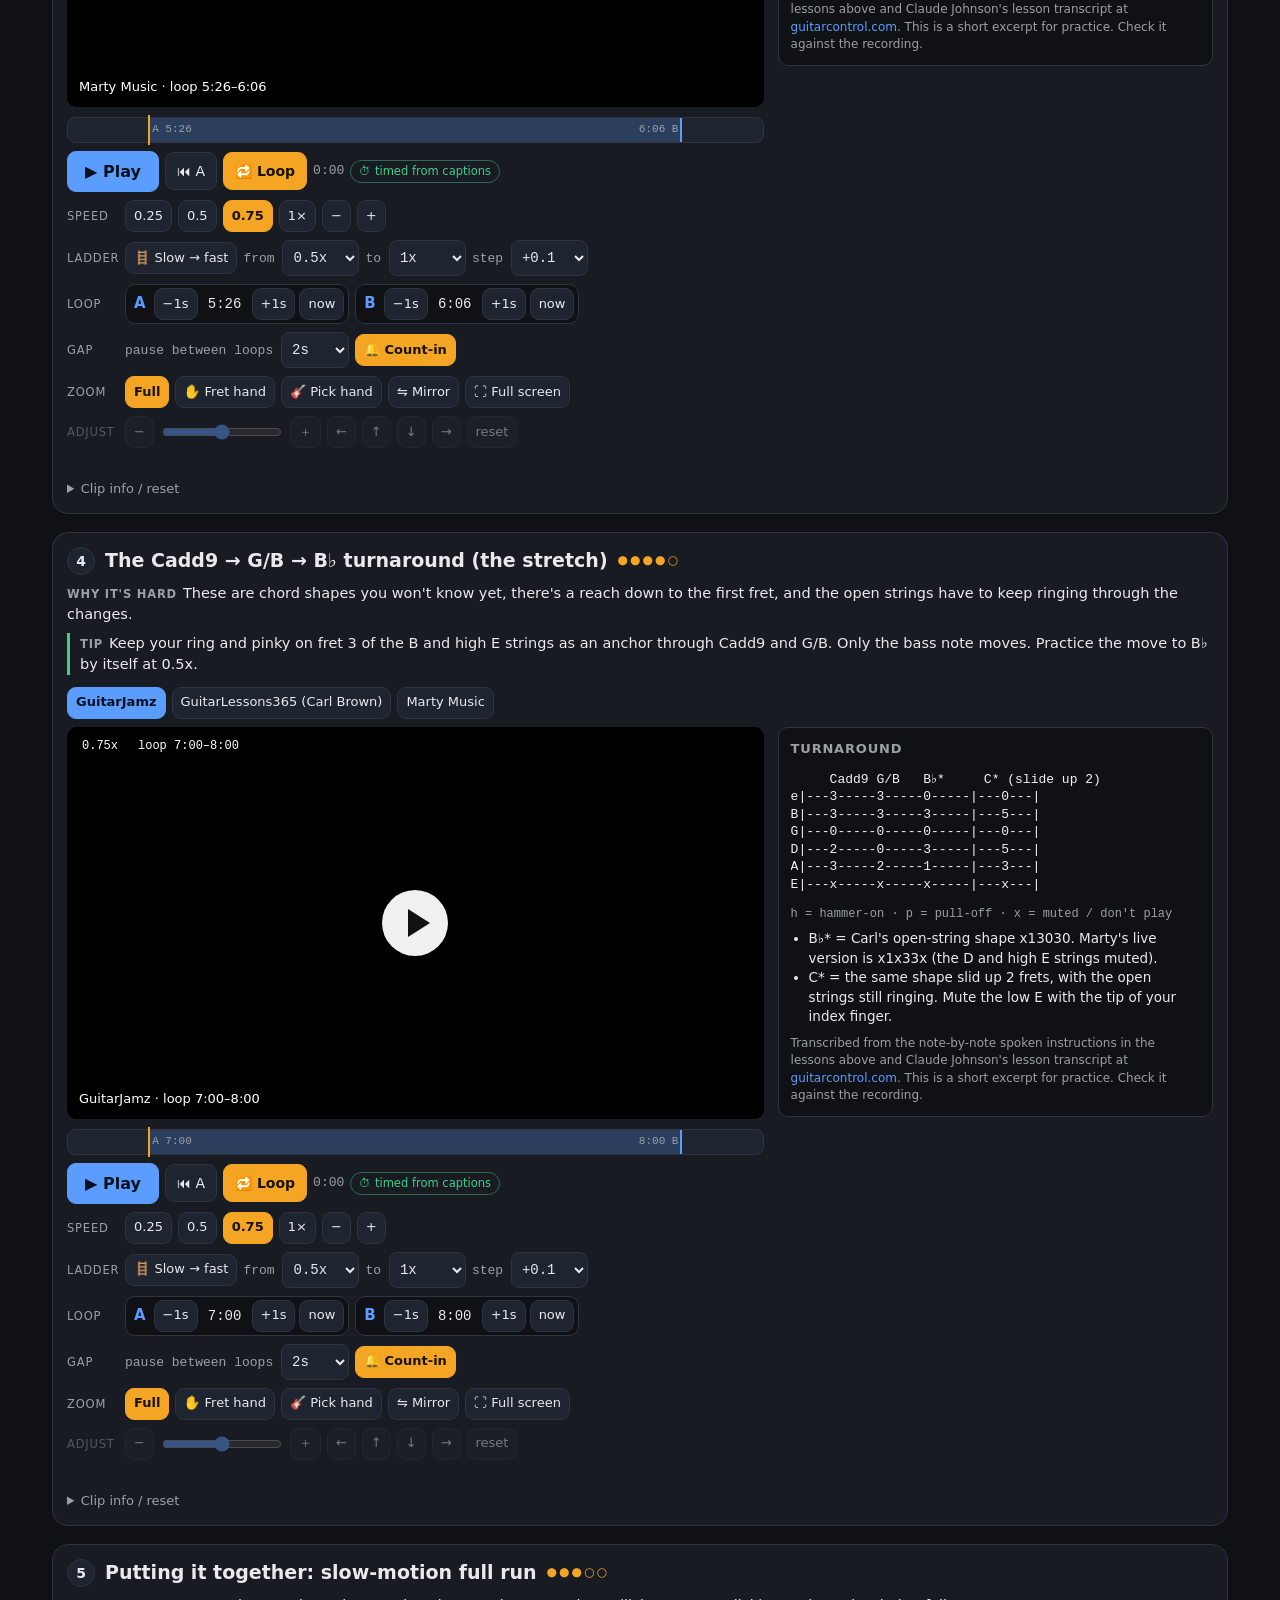
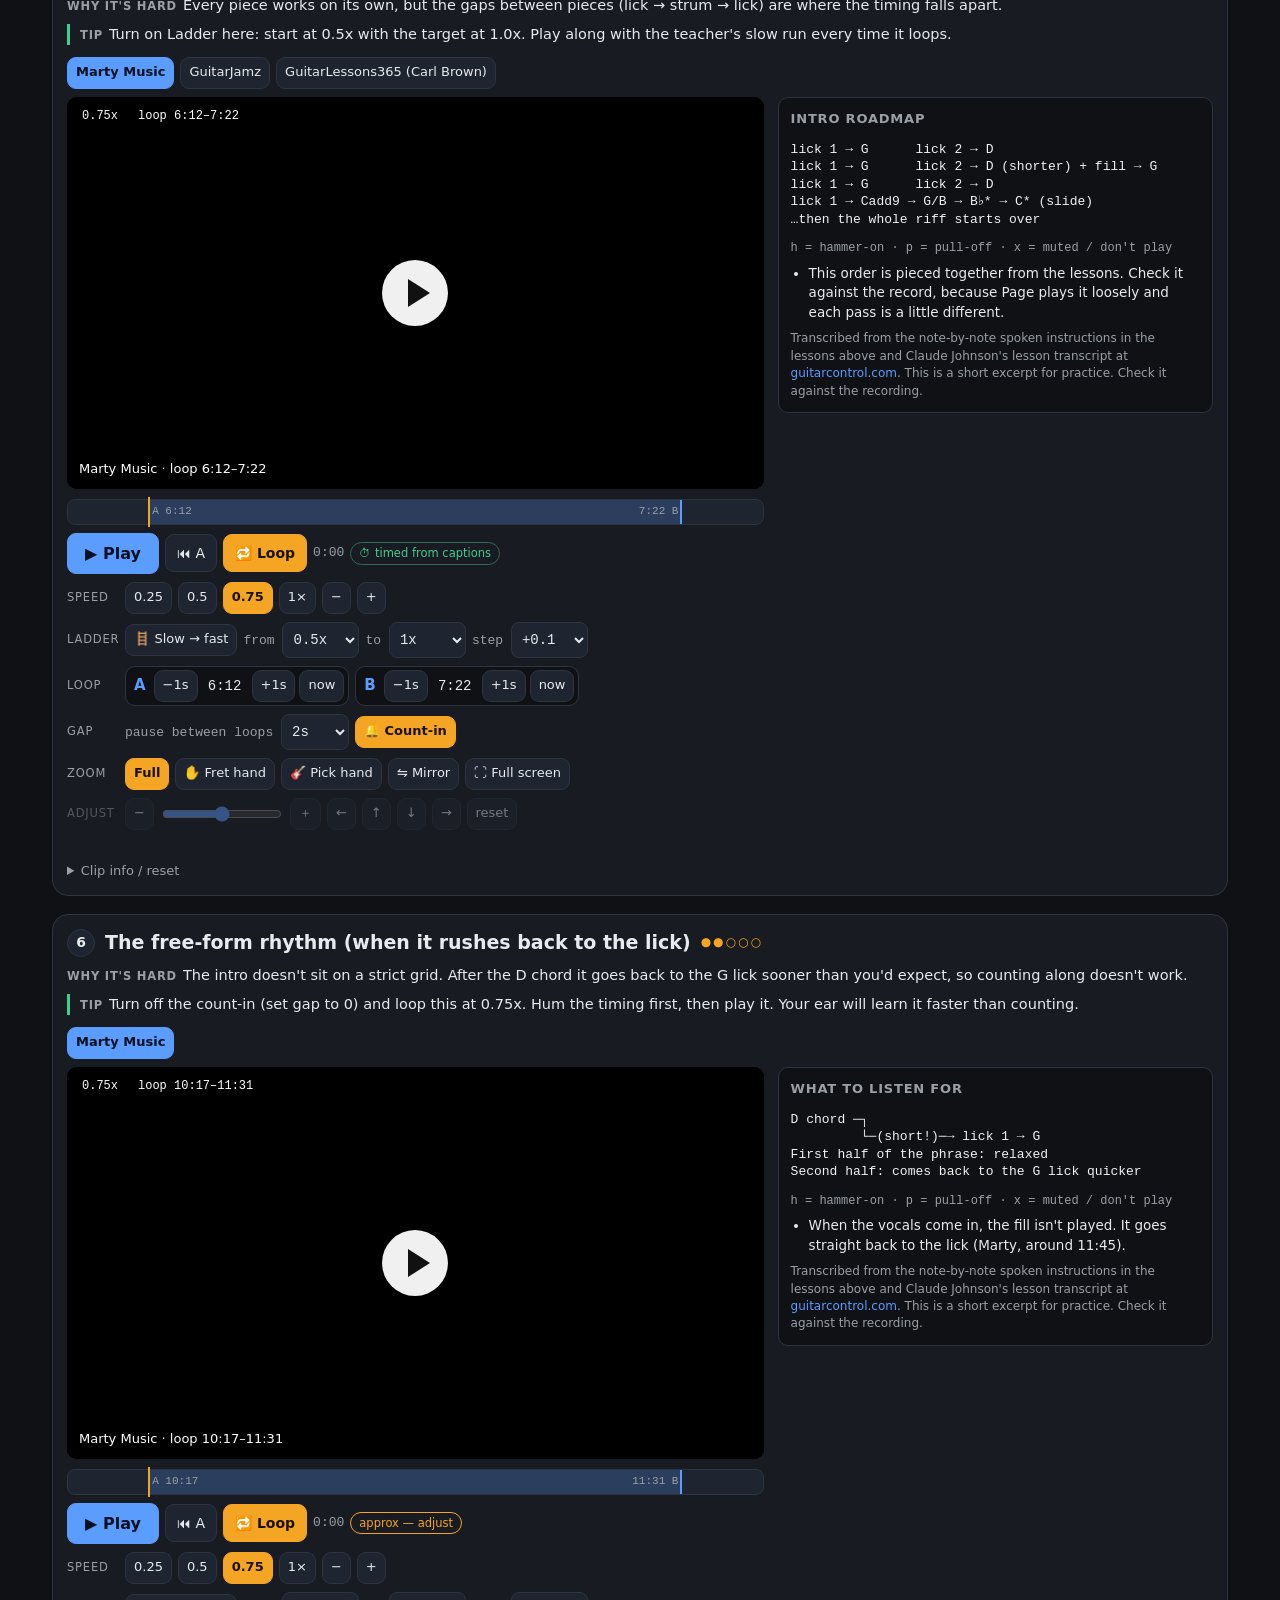
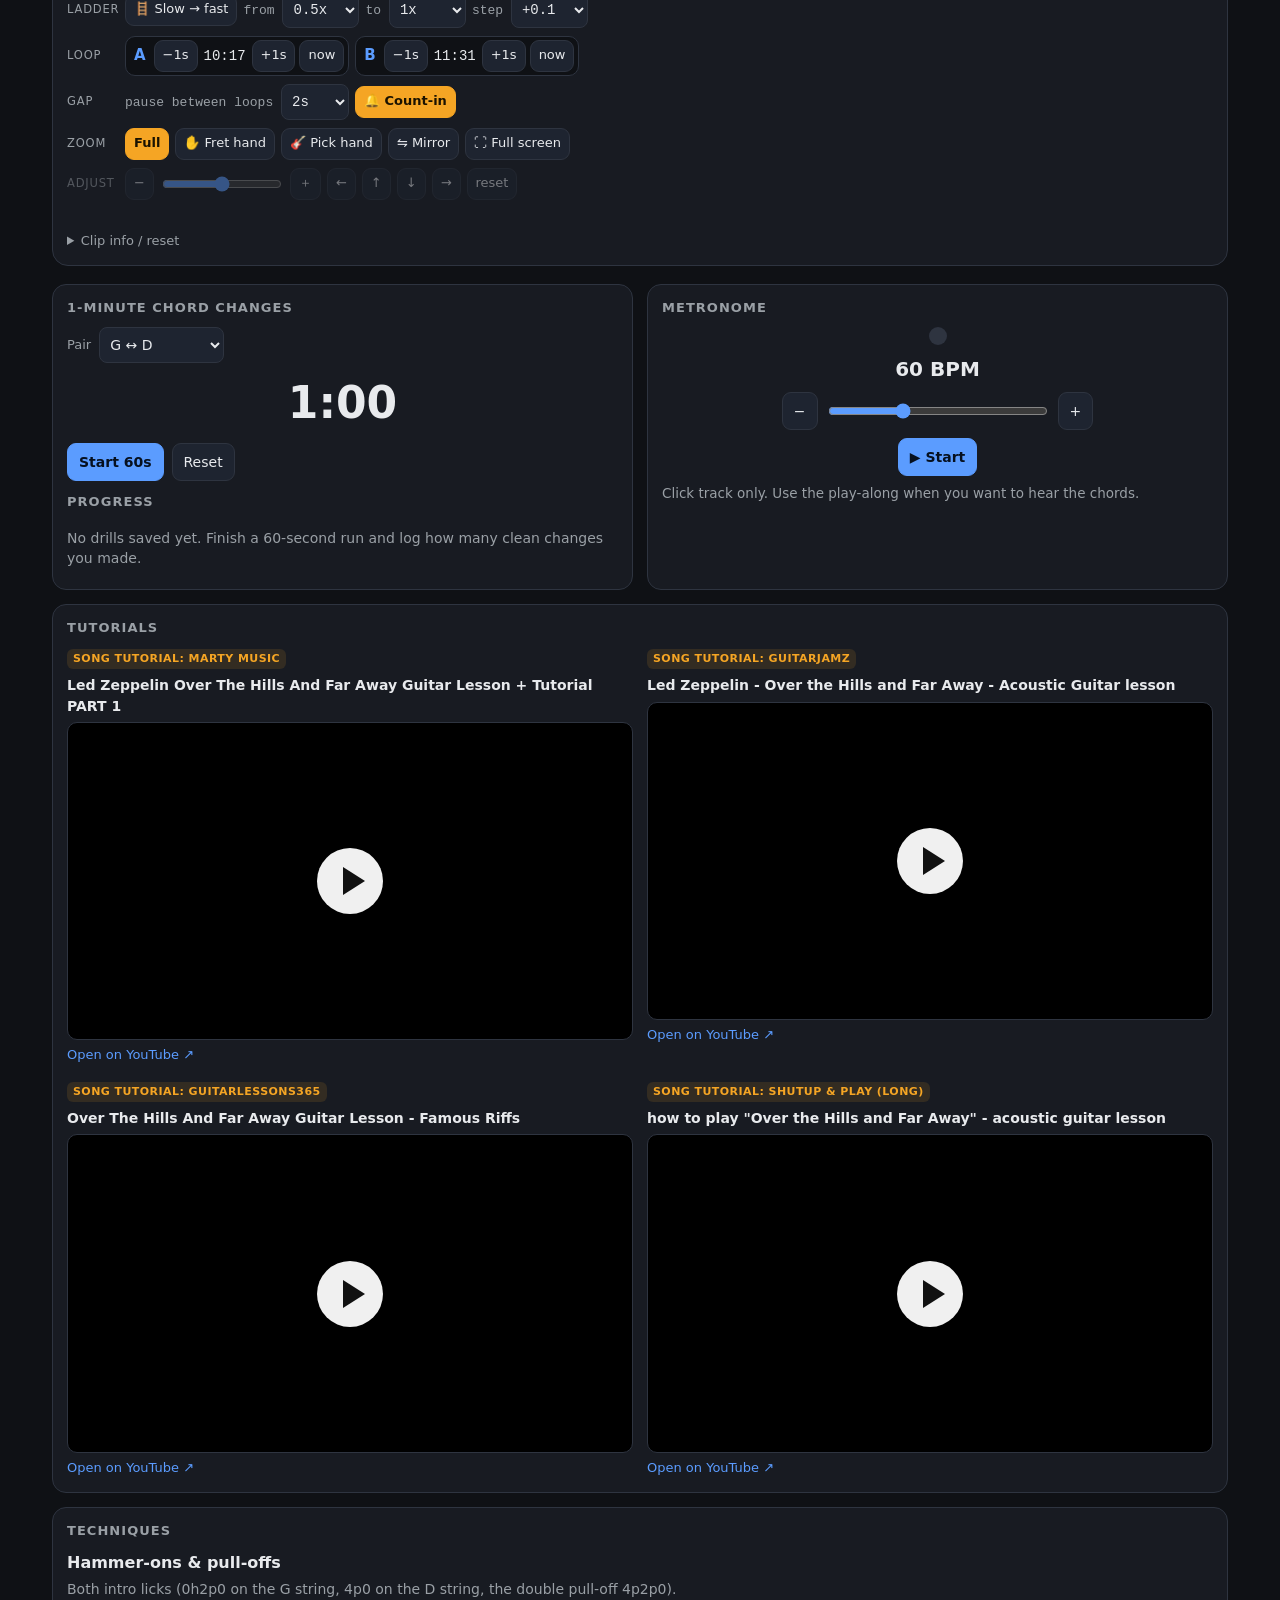
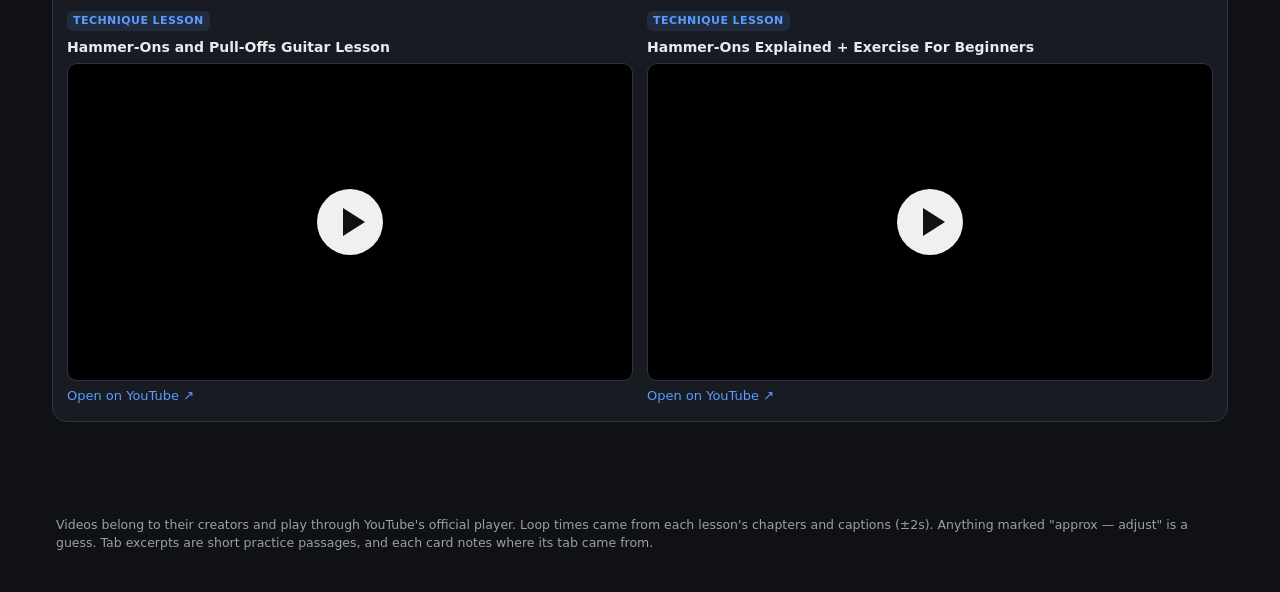
<file: songs/over-the-hills.html>
<!DOCTYPE html>
<html lang="en">
<head>
<meta charset="utf-8">
<meta name="viewport" content="width=device-width, initial-scale=1, viewport-fit=cover">
<meta name="theme-color" content="#0f1115">
<meta name="referrer" content="strict-origin-when-cross-origin">
<title>Over the Hills and Far Away · Gitfiddle</title>
<link rel="icon" href="../assets/favicon.svg" type="image/svg+xml">
<link rel="stylesheet" href="../assets/app.css">
</head>
<body data-song="over-the-hills" data-root="../">
<div id="app"><noscript>Gitfiddle needs JavaScript.</noscript></div>
<script src="../assets/songs.js"></script>
<script src="../assets/app.js"></script>
<script src="https://www.youtube.com/iframe_api"></script>
</body>
</html>
</file>
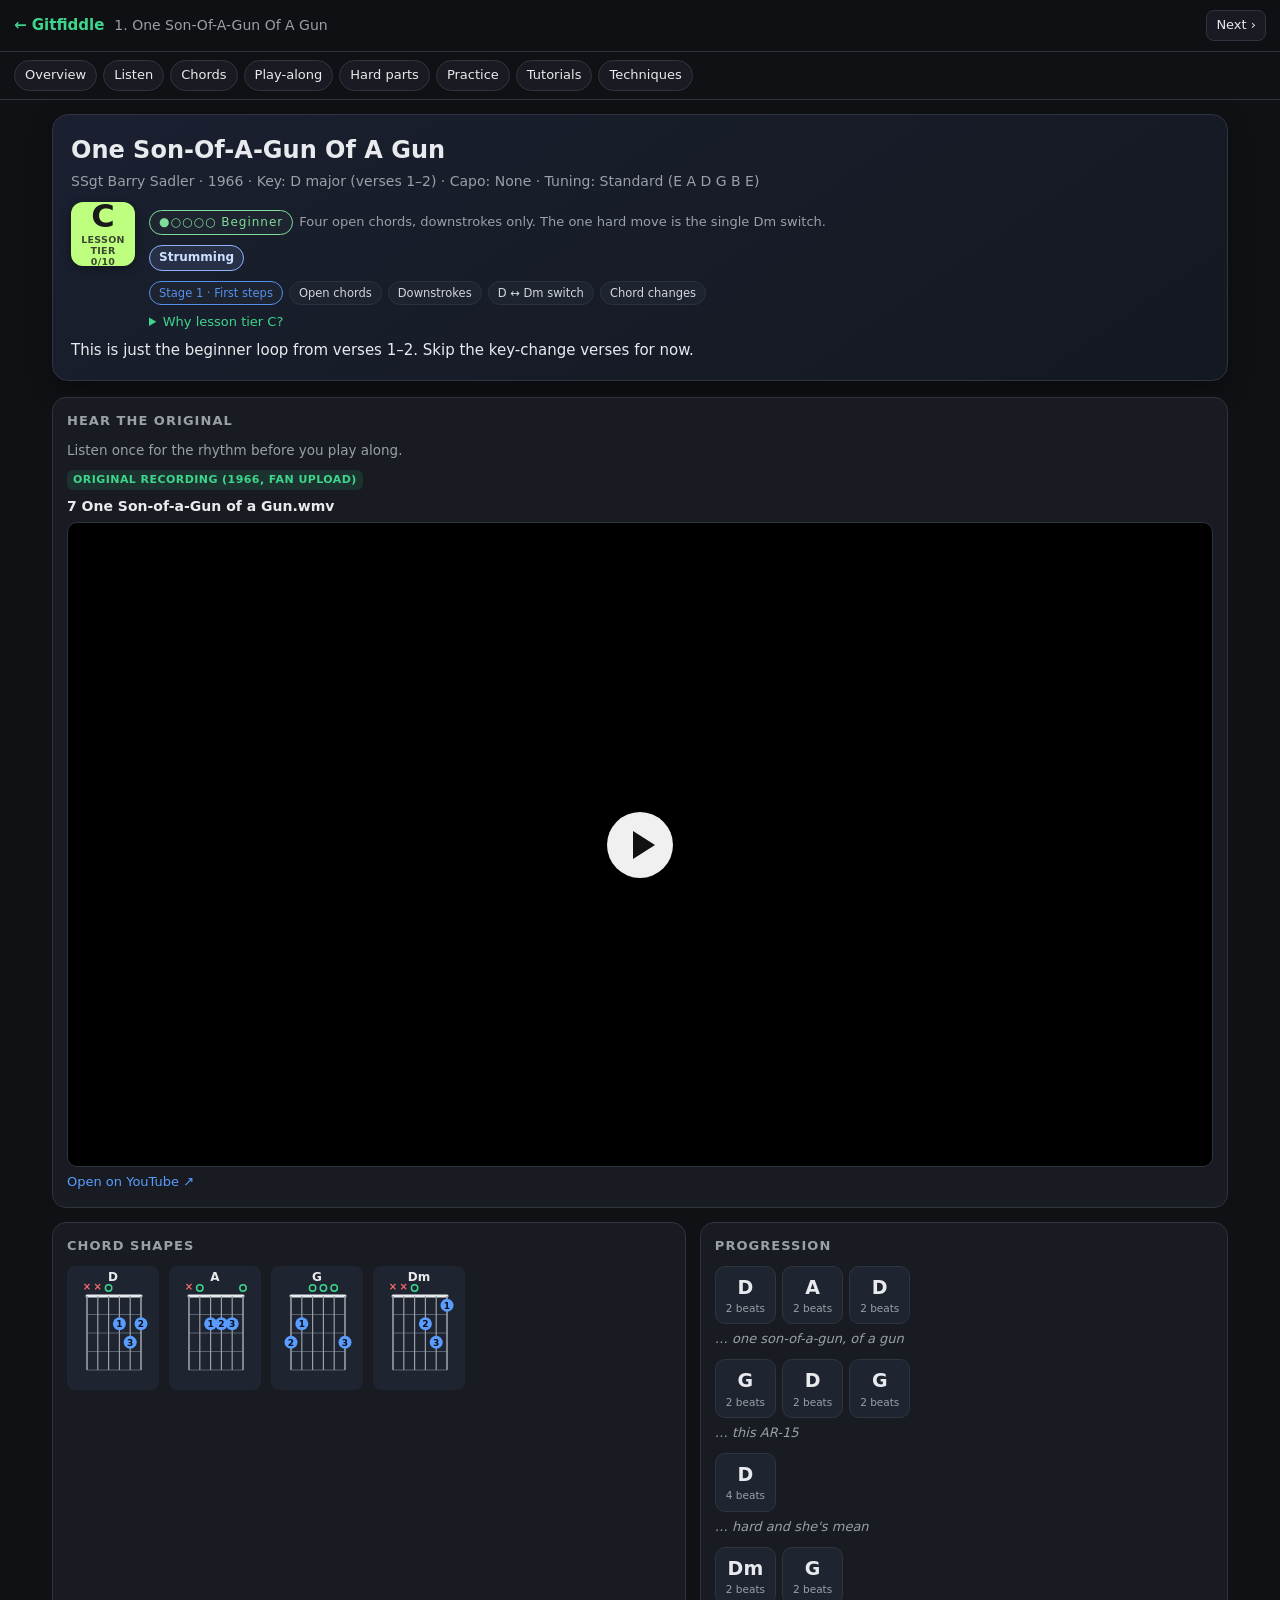
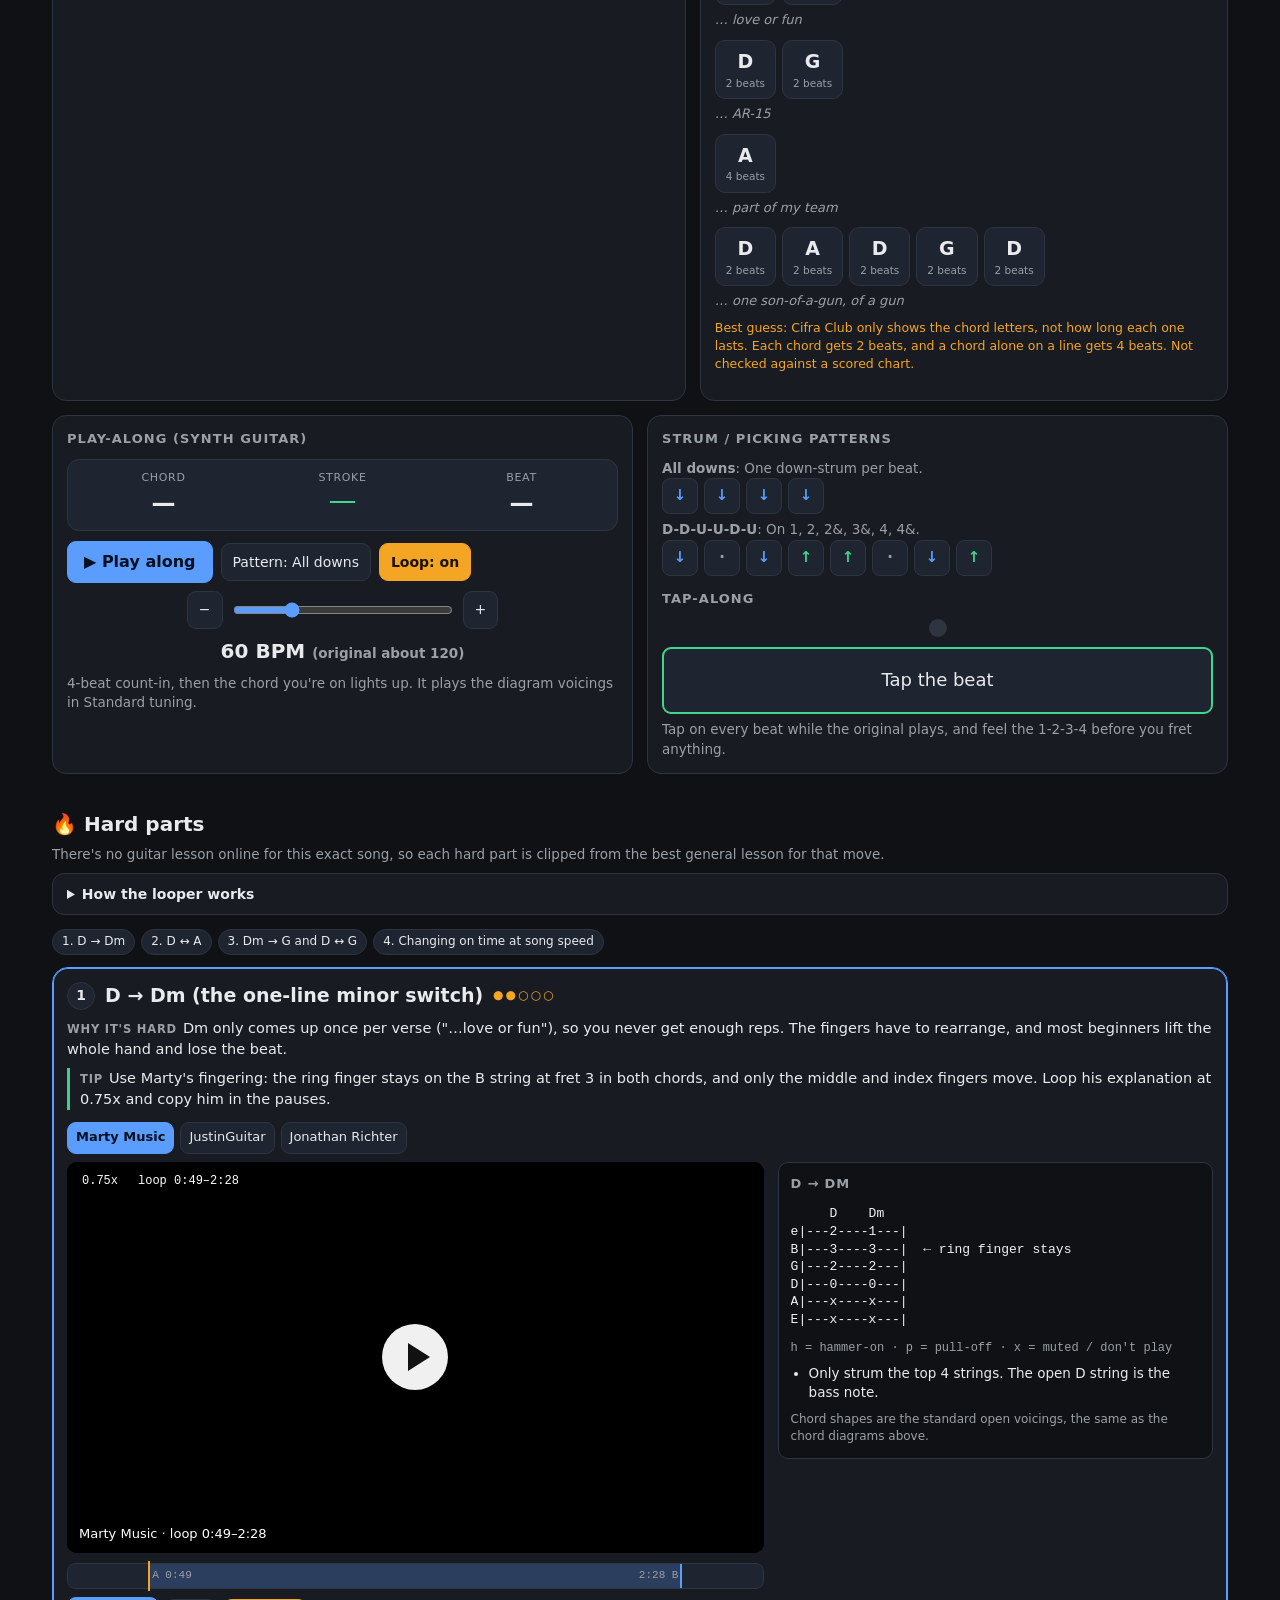
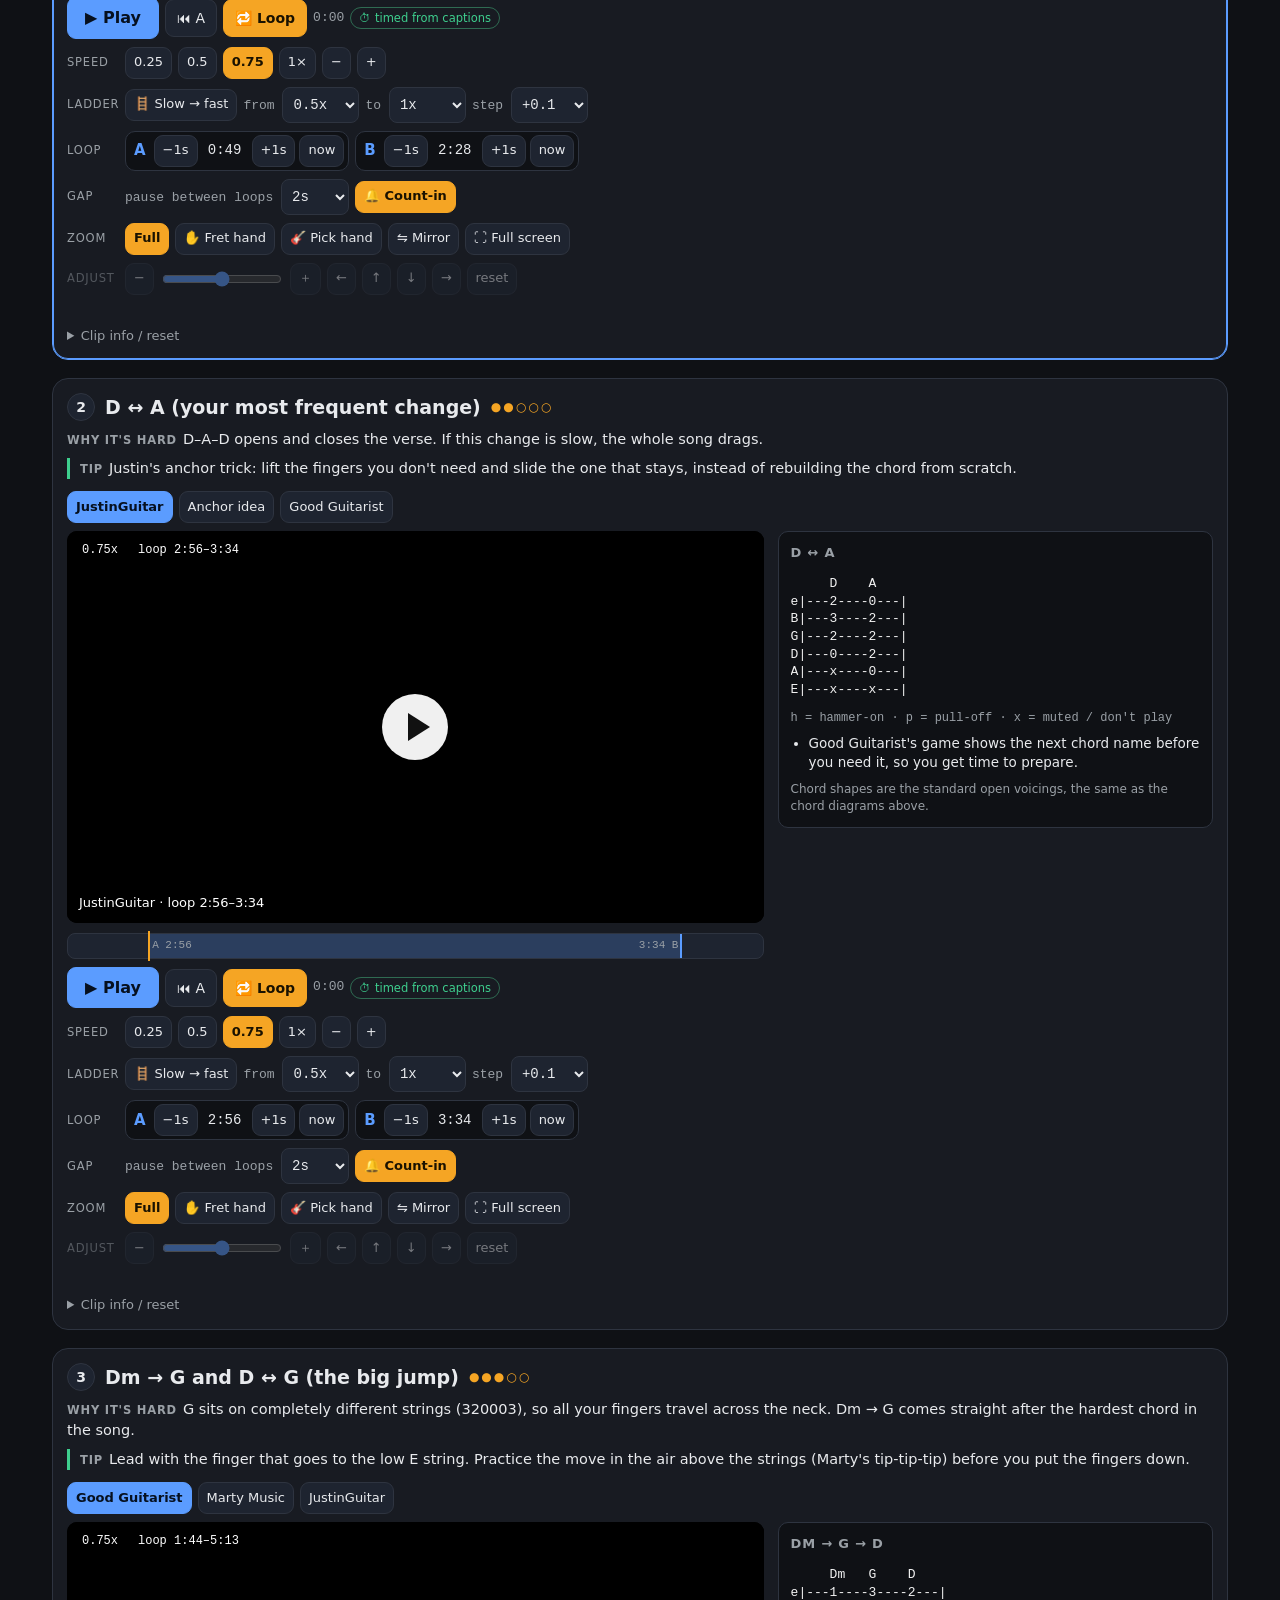
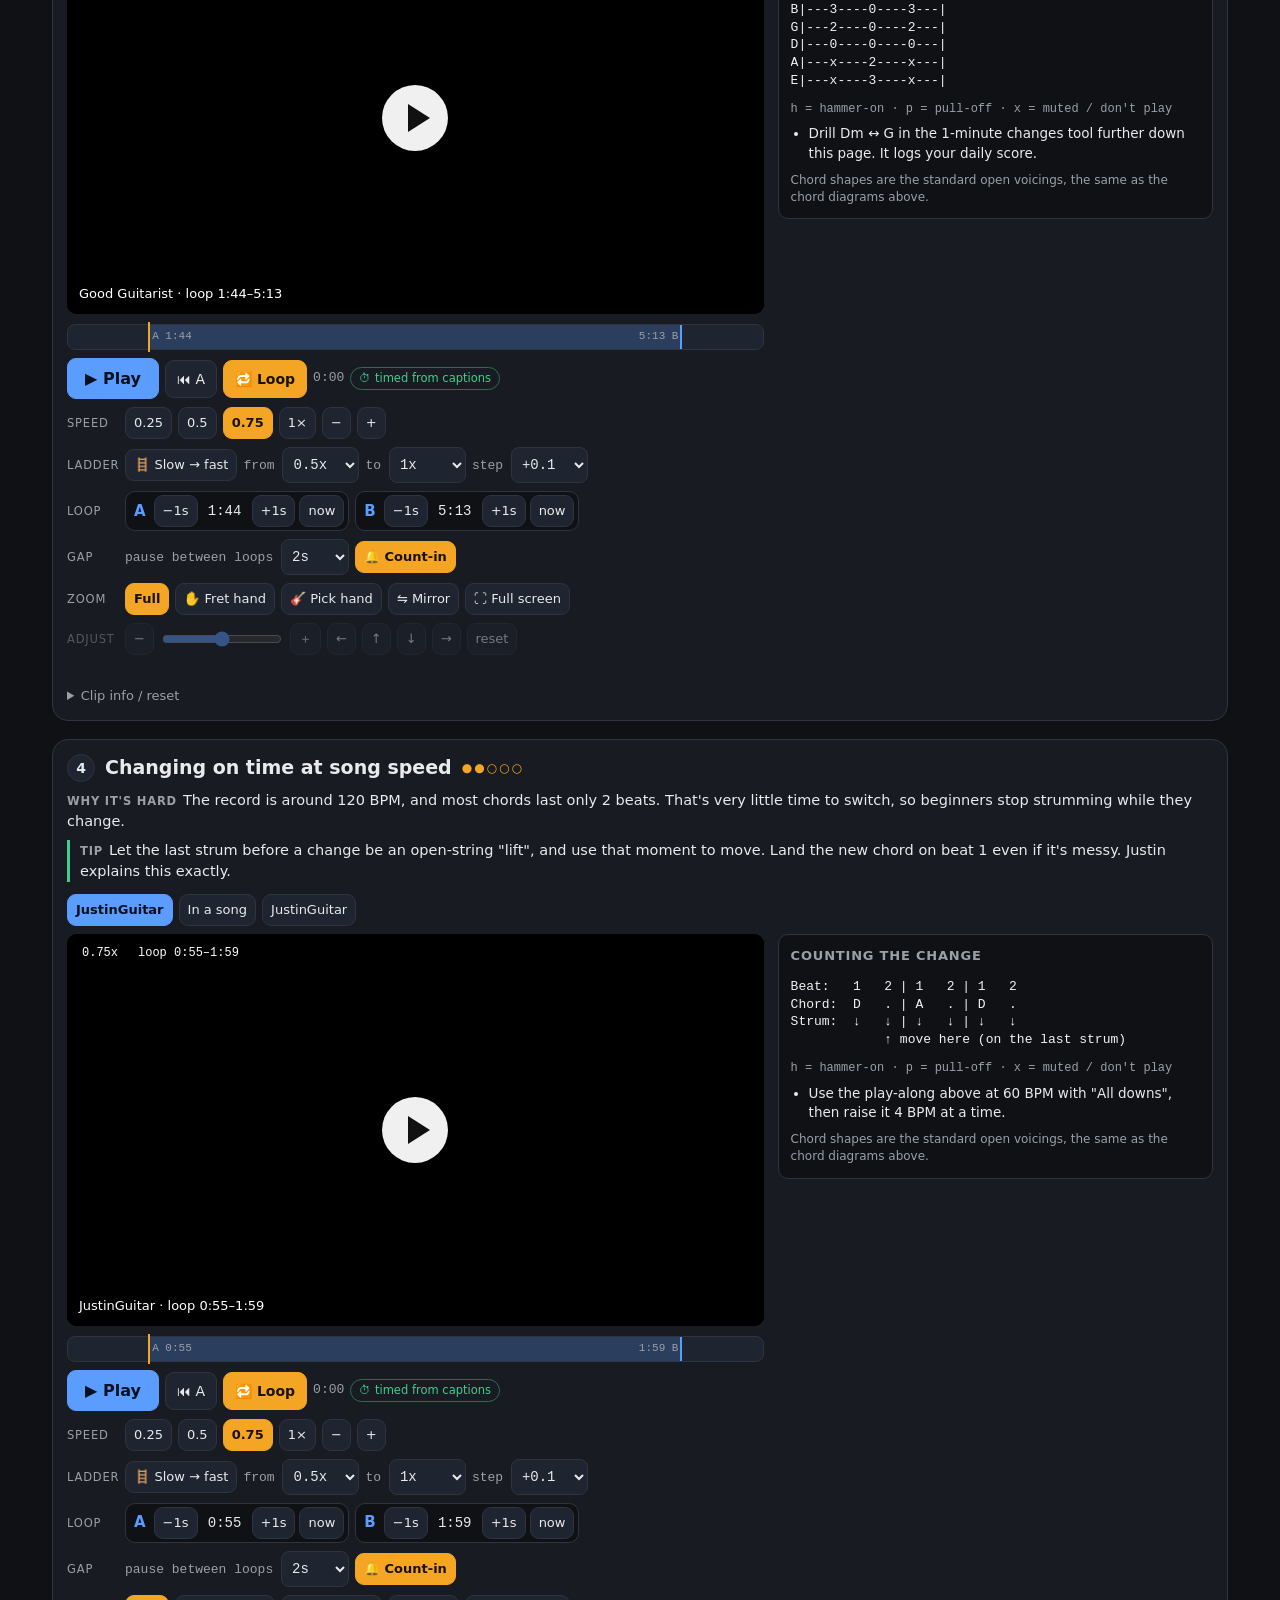
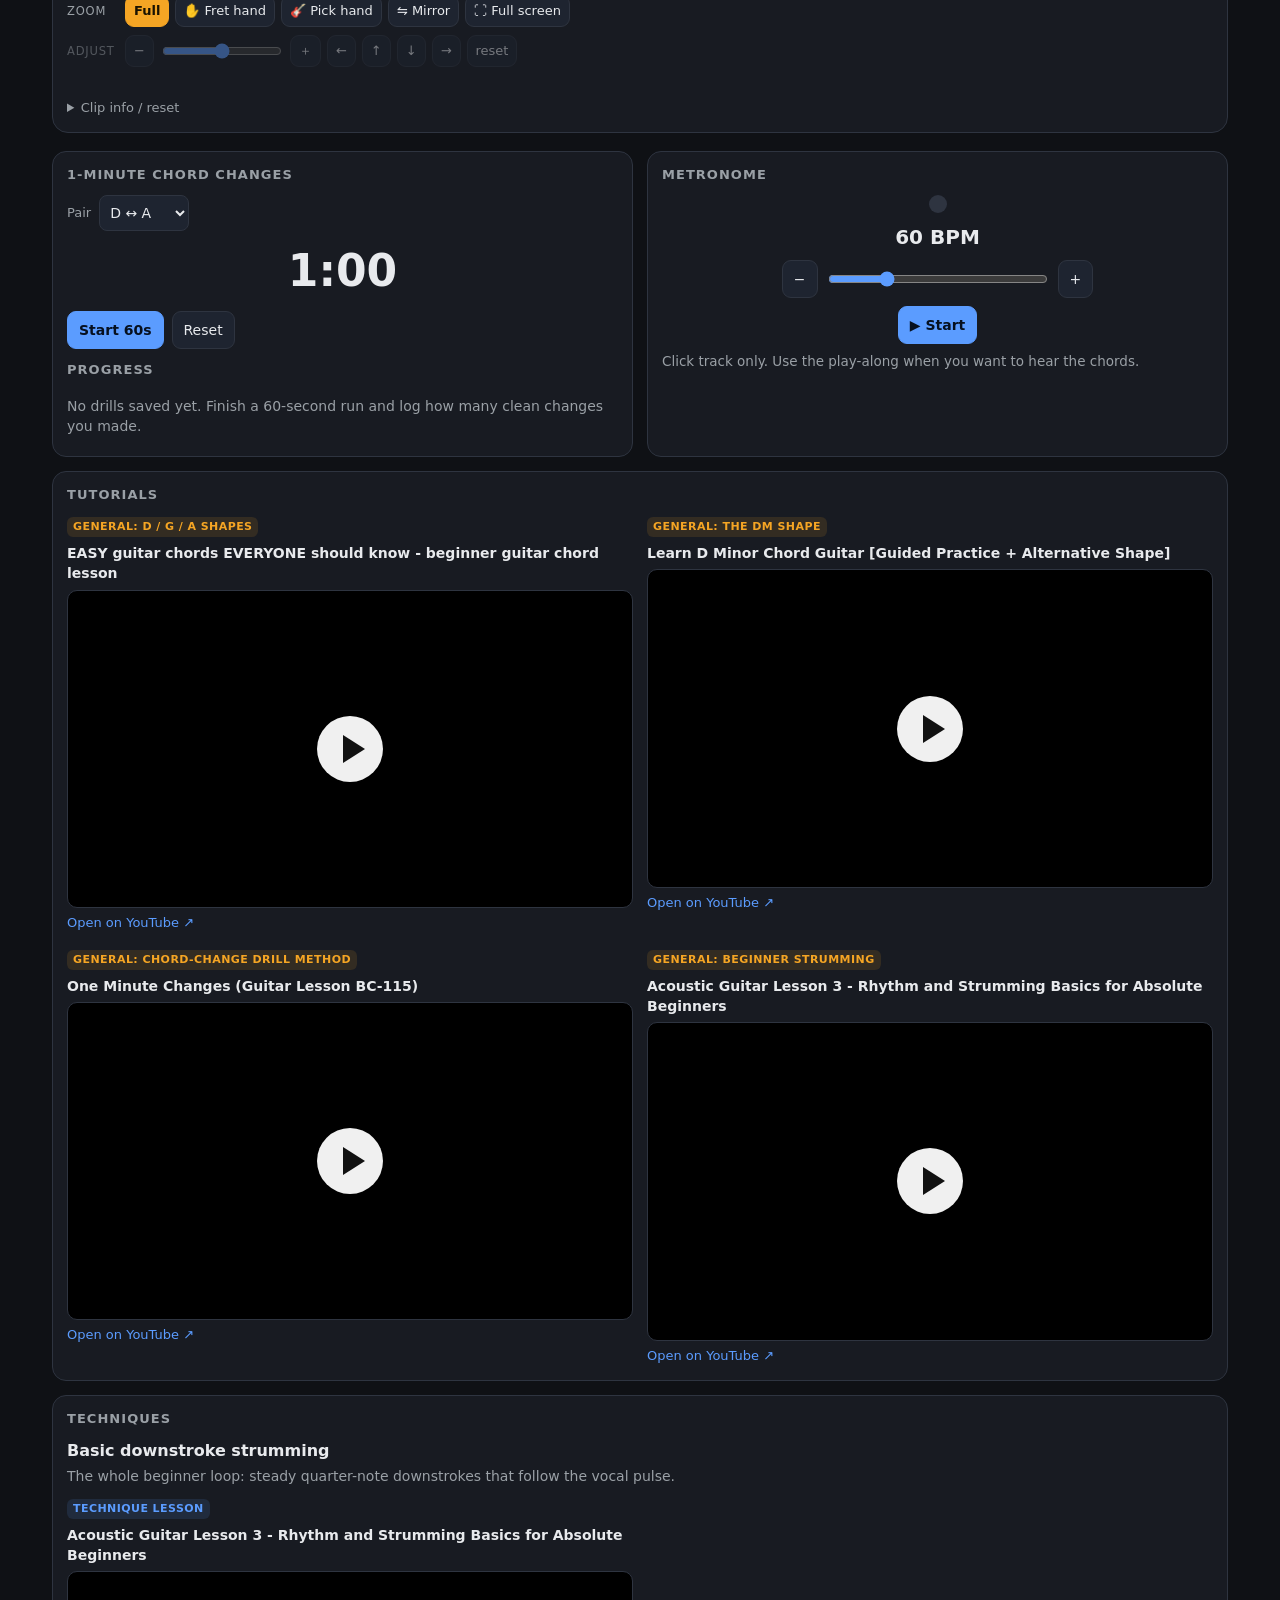
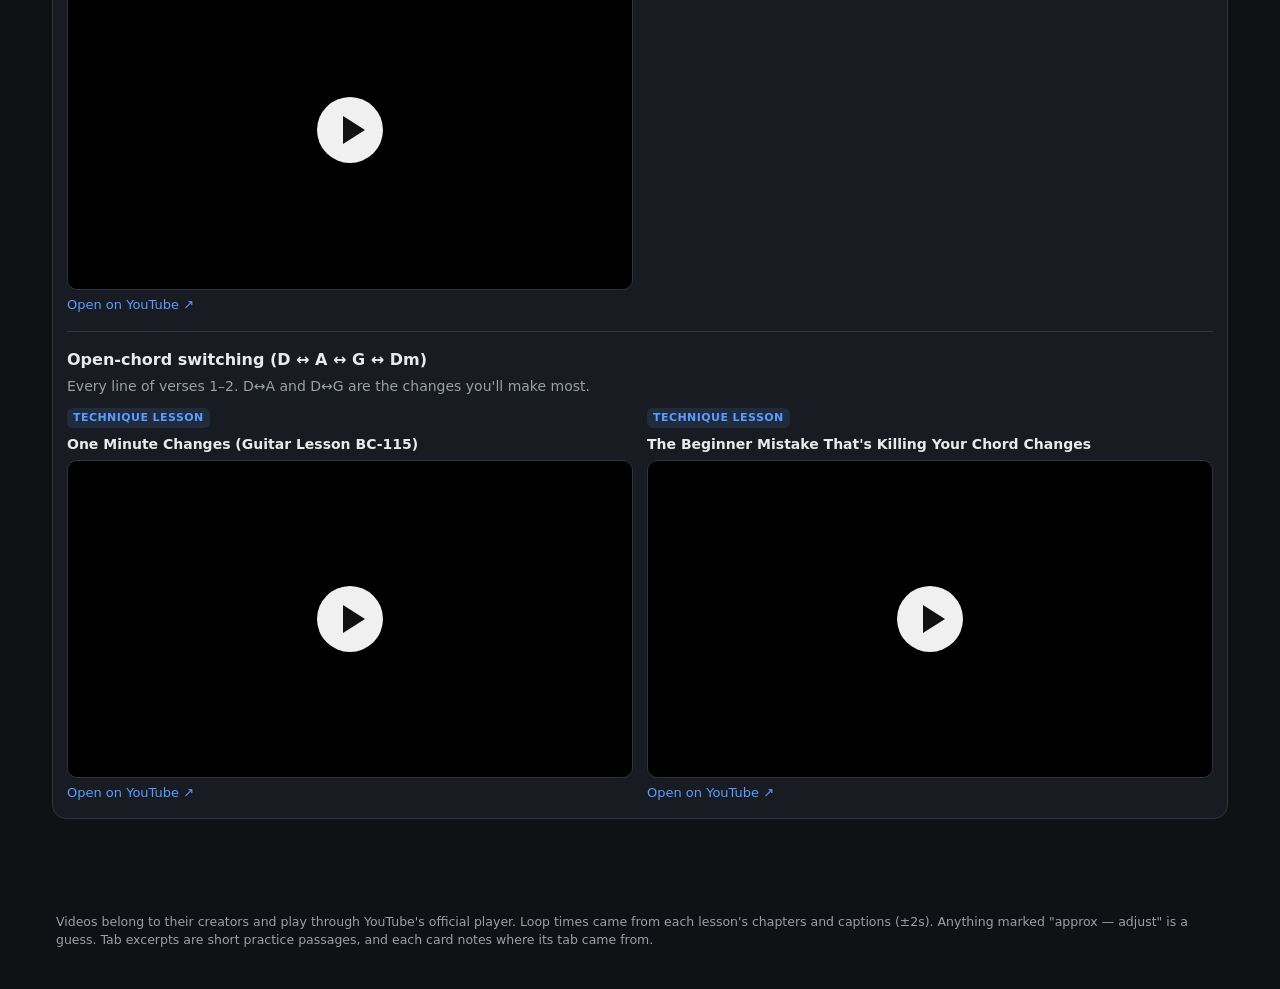
<file: songs/son-of-a-gun.html>
<!DOCTYPE html>
<html lang="en">
<head>
<meta charset="utf-8">
<meta name="viewport" content="width=device-width, initial-scale=1, viewport-fit=cover">
<meta name="theme-color" content="#0f1115">
<meta name="referrer" content="strict-origin-when-cross-origin">
<title>One Son-Of-A-Gun Of A Gun · Gitfiddle</title>
<link rel="icon" href="../assets/favicon.svg" type="image/svg+xml">
<link rel="stylesheet" href="../assets/app.css">
</head>
<body data-song="son-of-a-gun" data-root="../">
<div id="app"><noscript>Gitfiddle needs JavaScript.</noscript></div>
<script src="../assets/songs.js"></script>
<script src="../assets/app.js"></script>
<script src="https://www.youtube.com/iframe_api"></script>
</body>
</html>
</file>
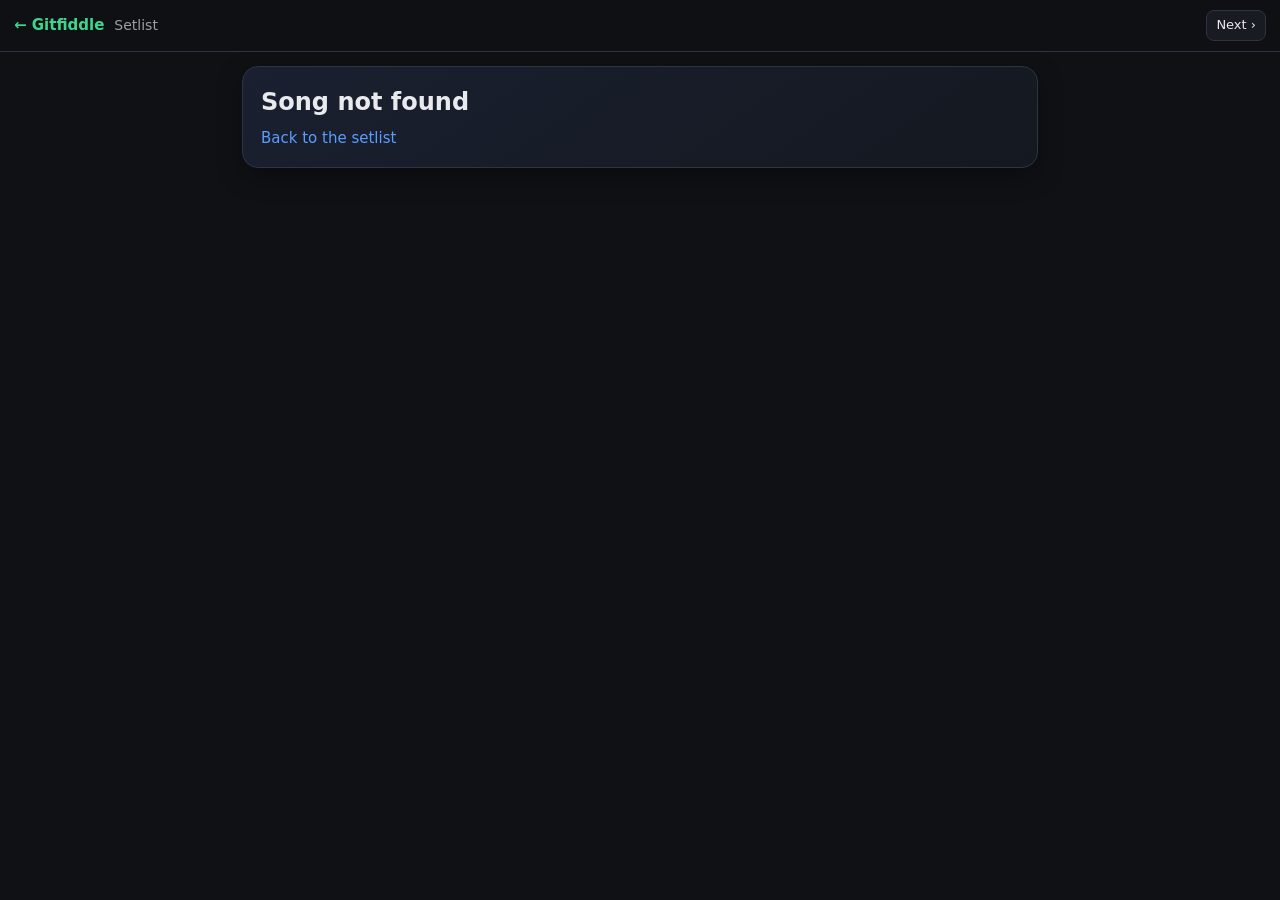
<file: songs/song.html>
<!DOCTYPE html>
<html lang="en">
<head>
<meta charset="utf-8">
<meta name="viewport" content="width=device-width, initial-scale=1, viewport-fit=cover">
<meta name="theme-color" content="#0f1115">
<meta name="referrer" content="strict-origin-when-cross-origin">
<title>Song · Gitfiddle</title>
<link rel="icon" href="../assets/favicon.svg" type="image/svg+xml">
<link rel="stylesheet" href="../assets/app.css">
</head>
<body data-root="../">
<div id="app"><noscript>Gitfiddle needs JavaScript.</noscript></div>
<script src="../assets/songs.js"></script>
<script src="../assets/app.js"></script>
<script src="https://www.youtube.com/iframe_api"></script>
</body>
</html>
</file>
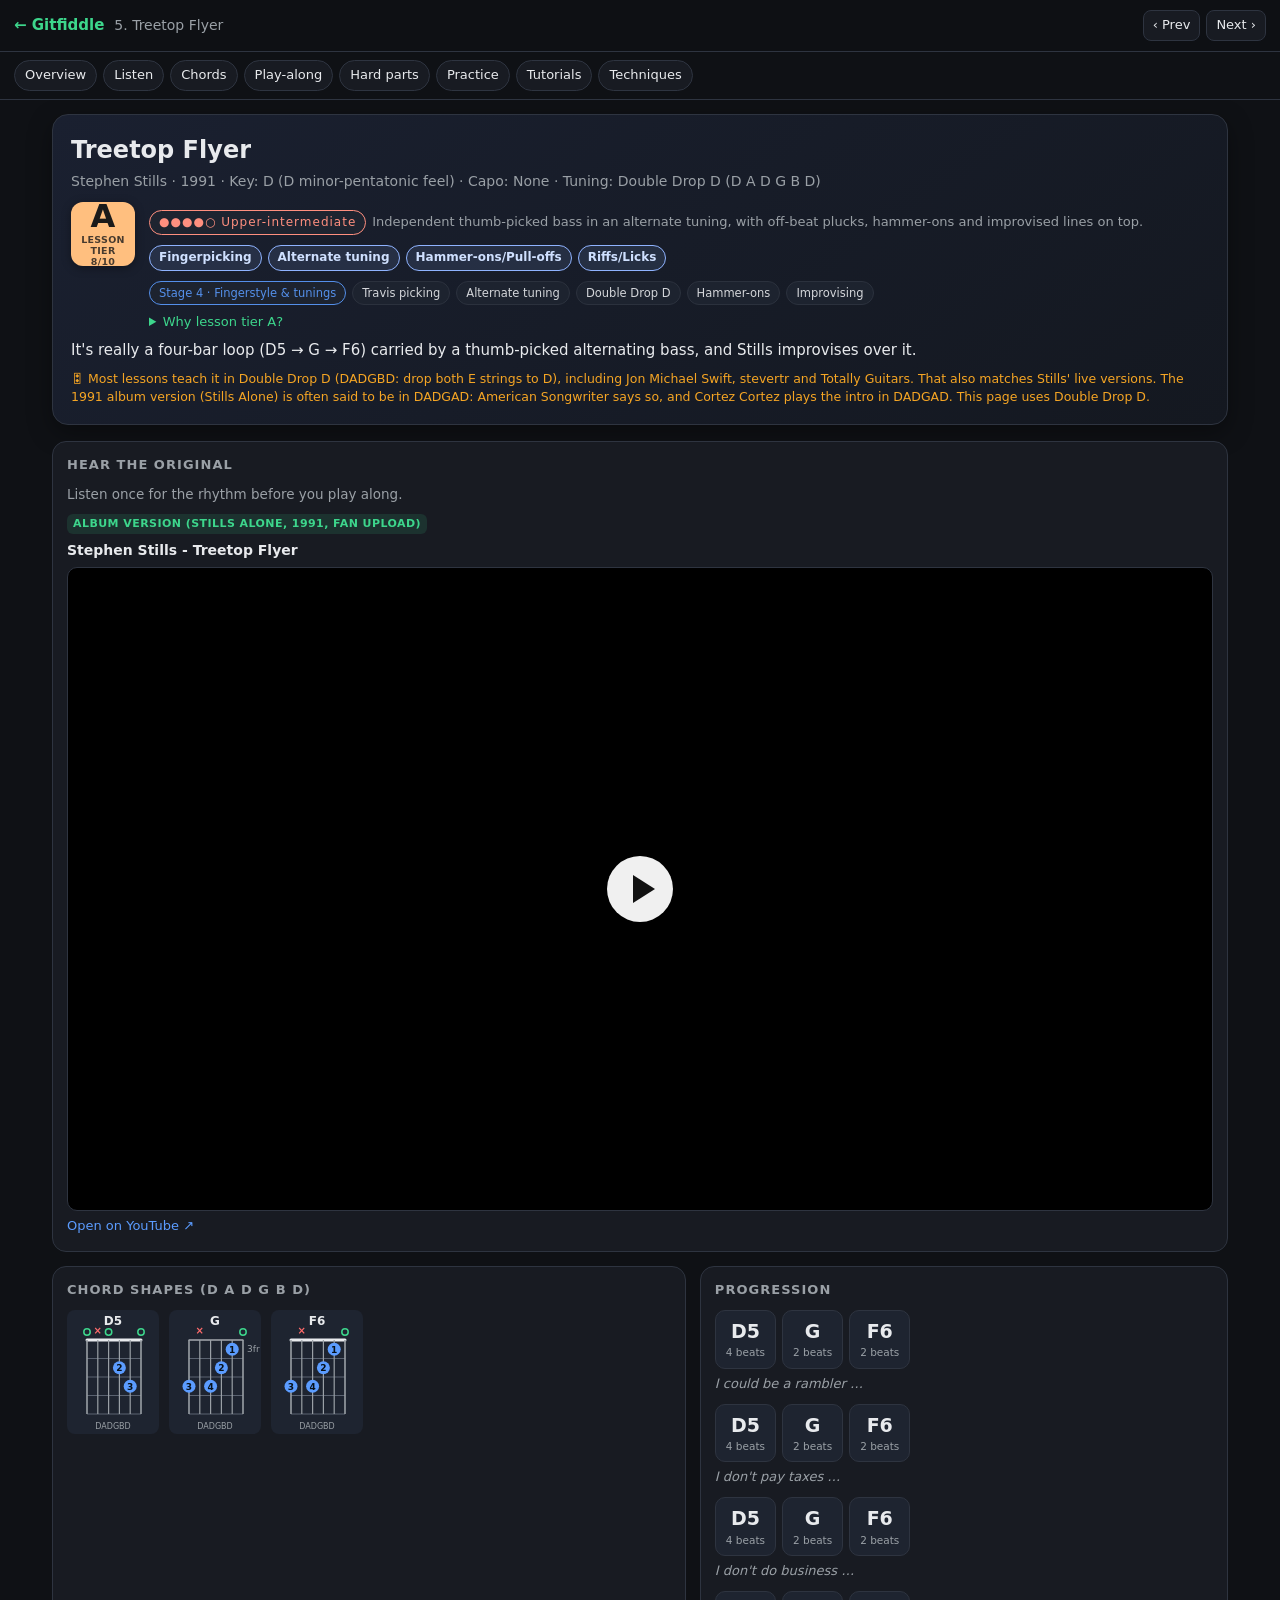
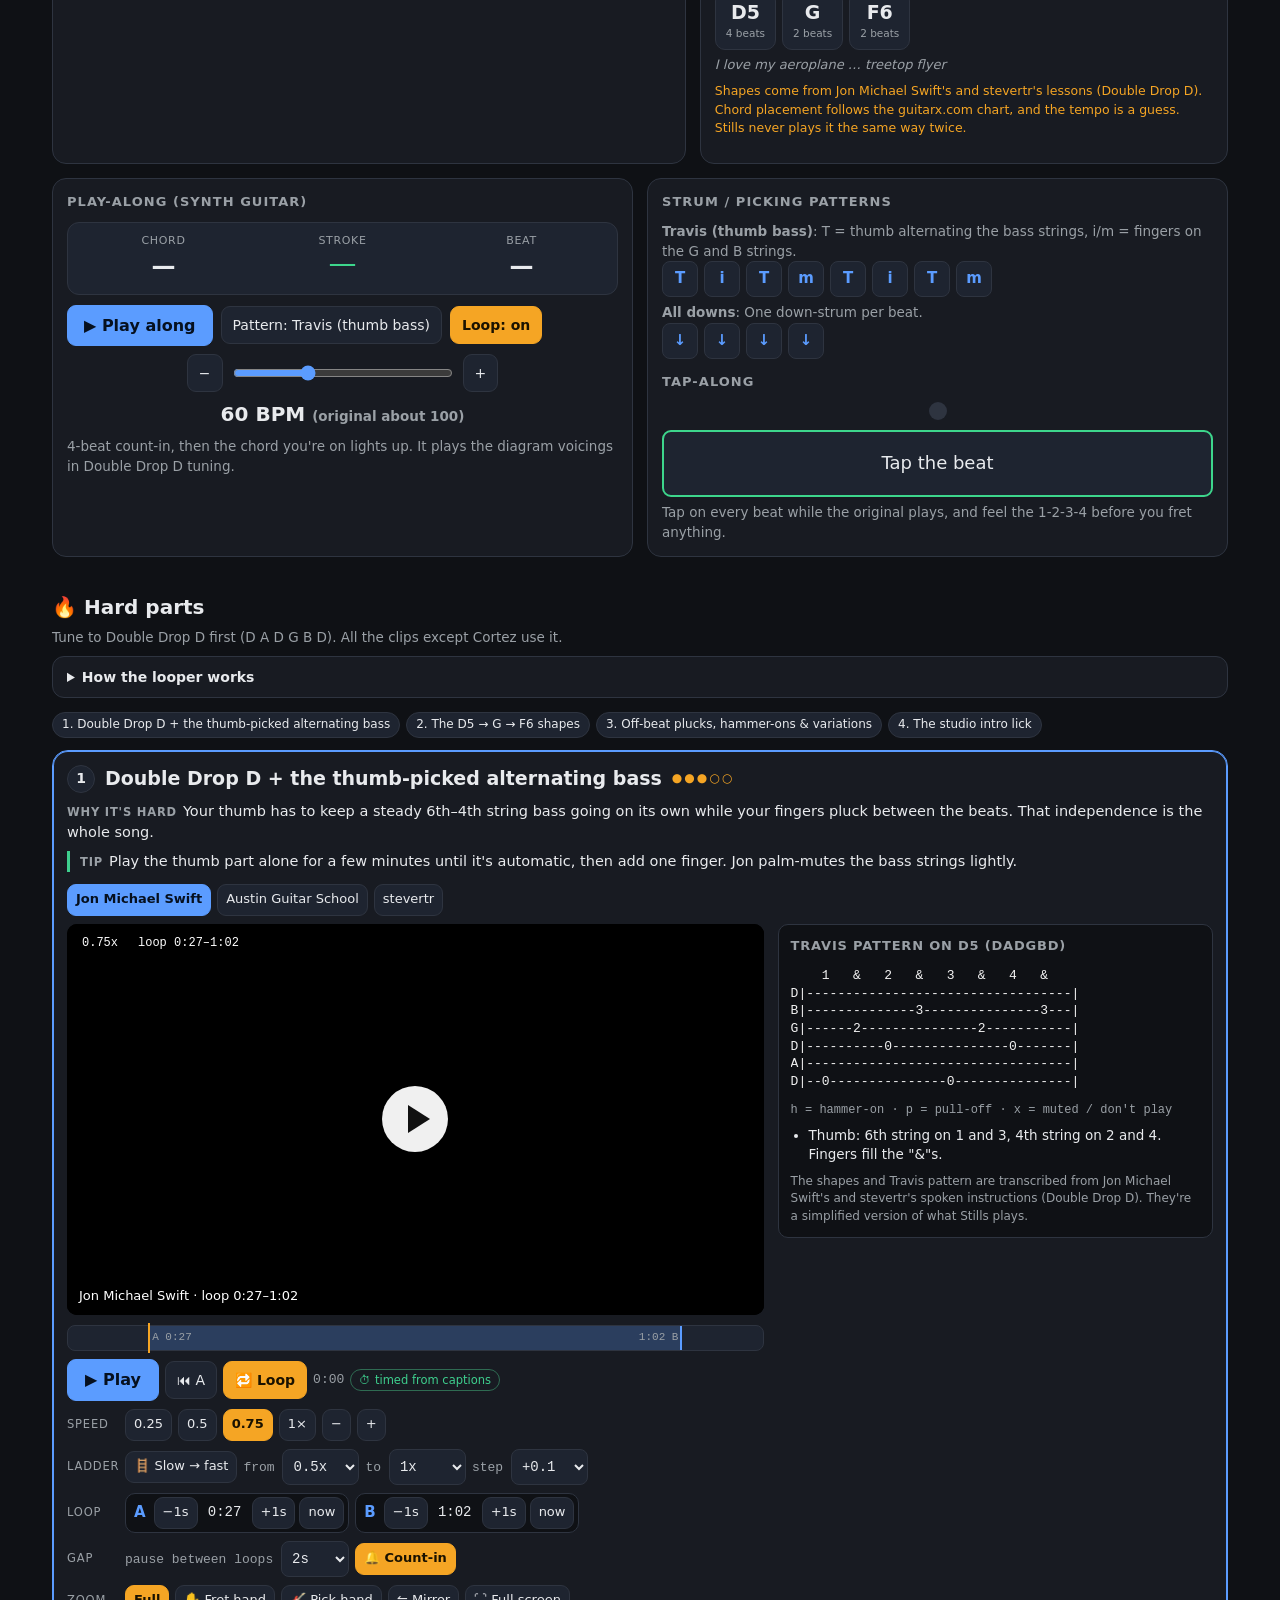
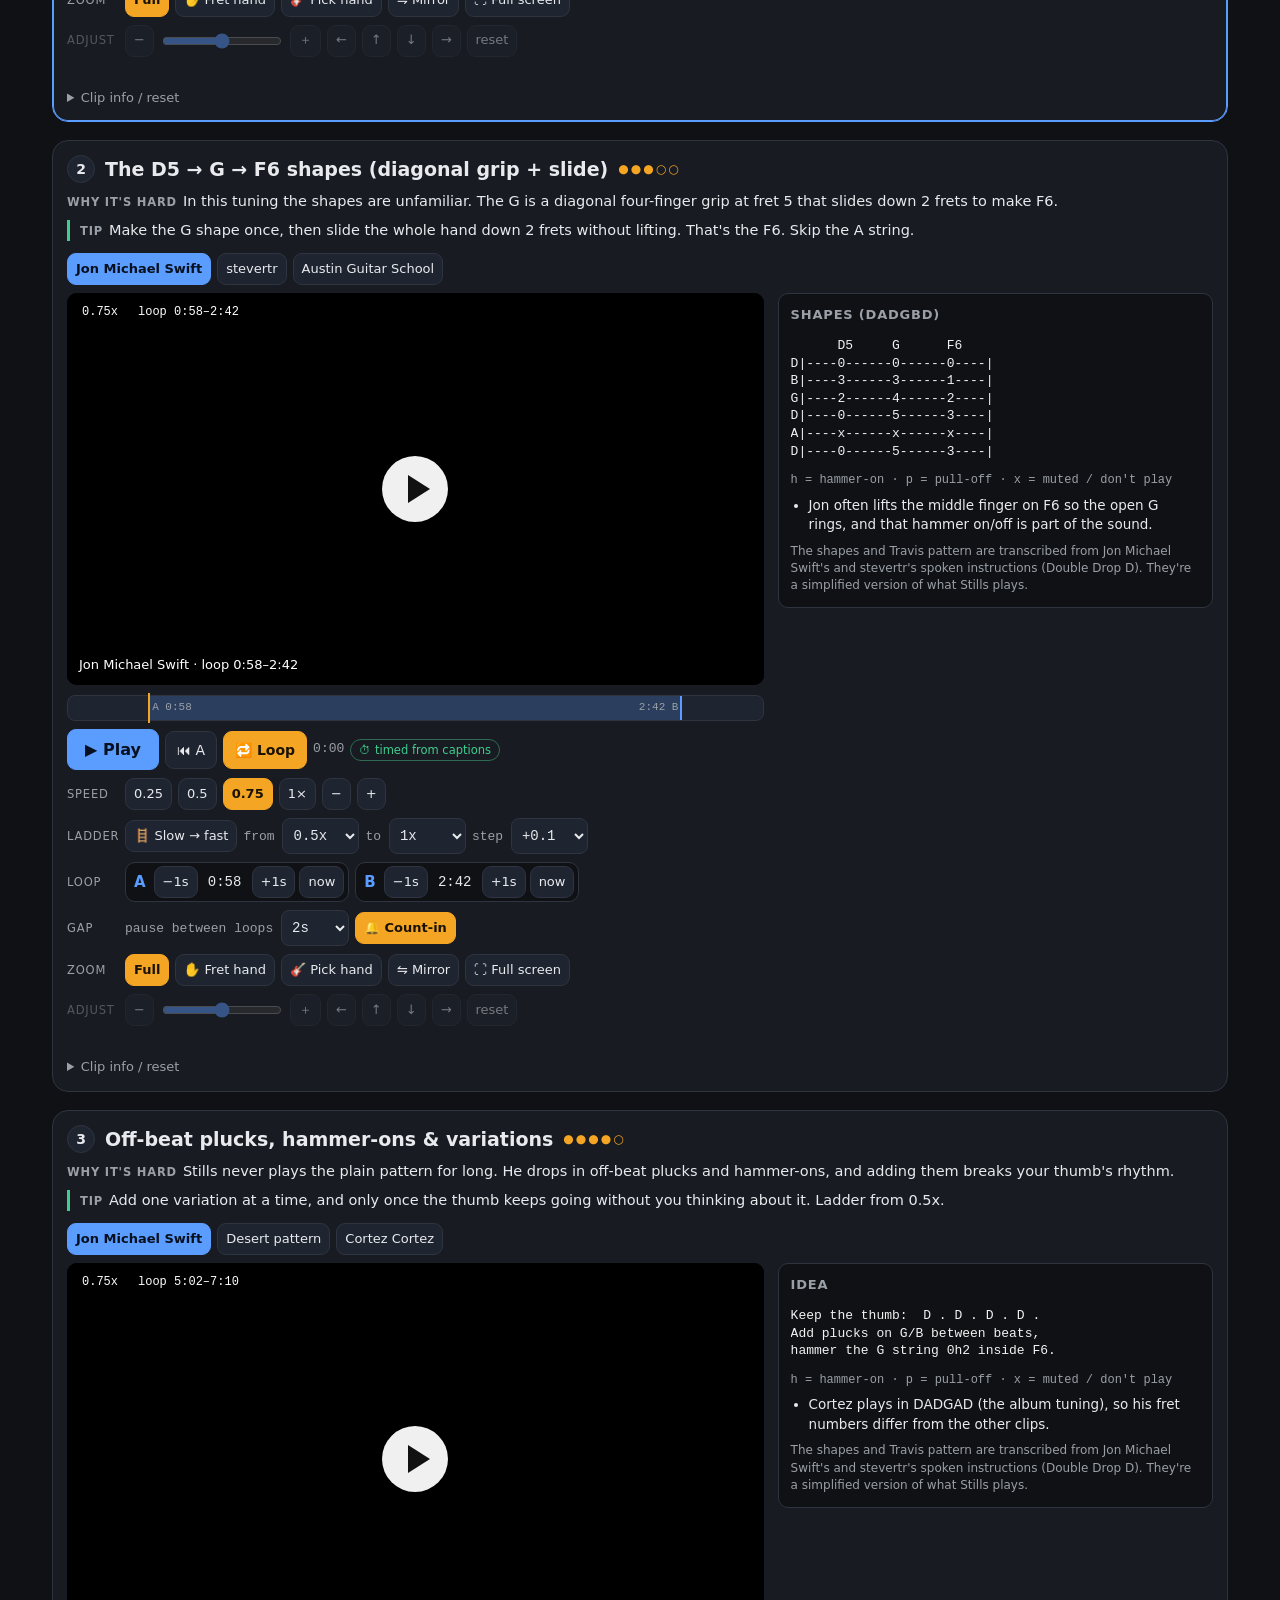
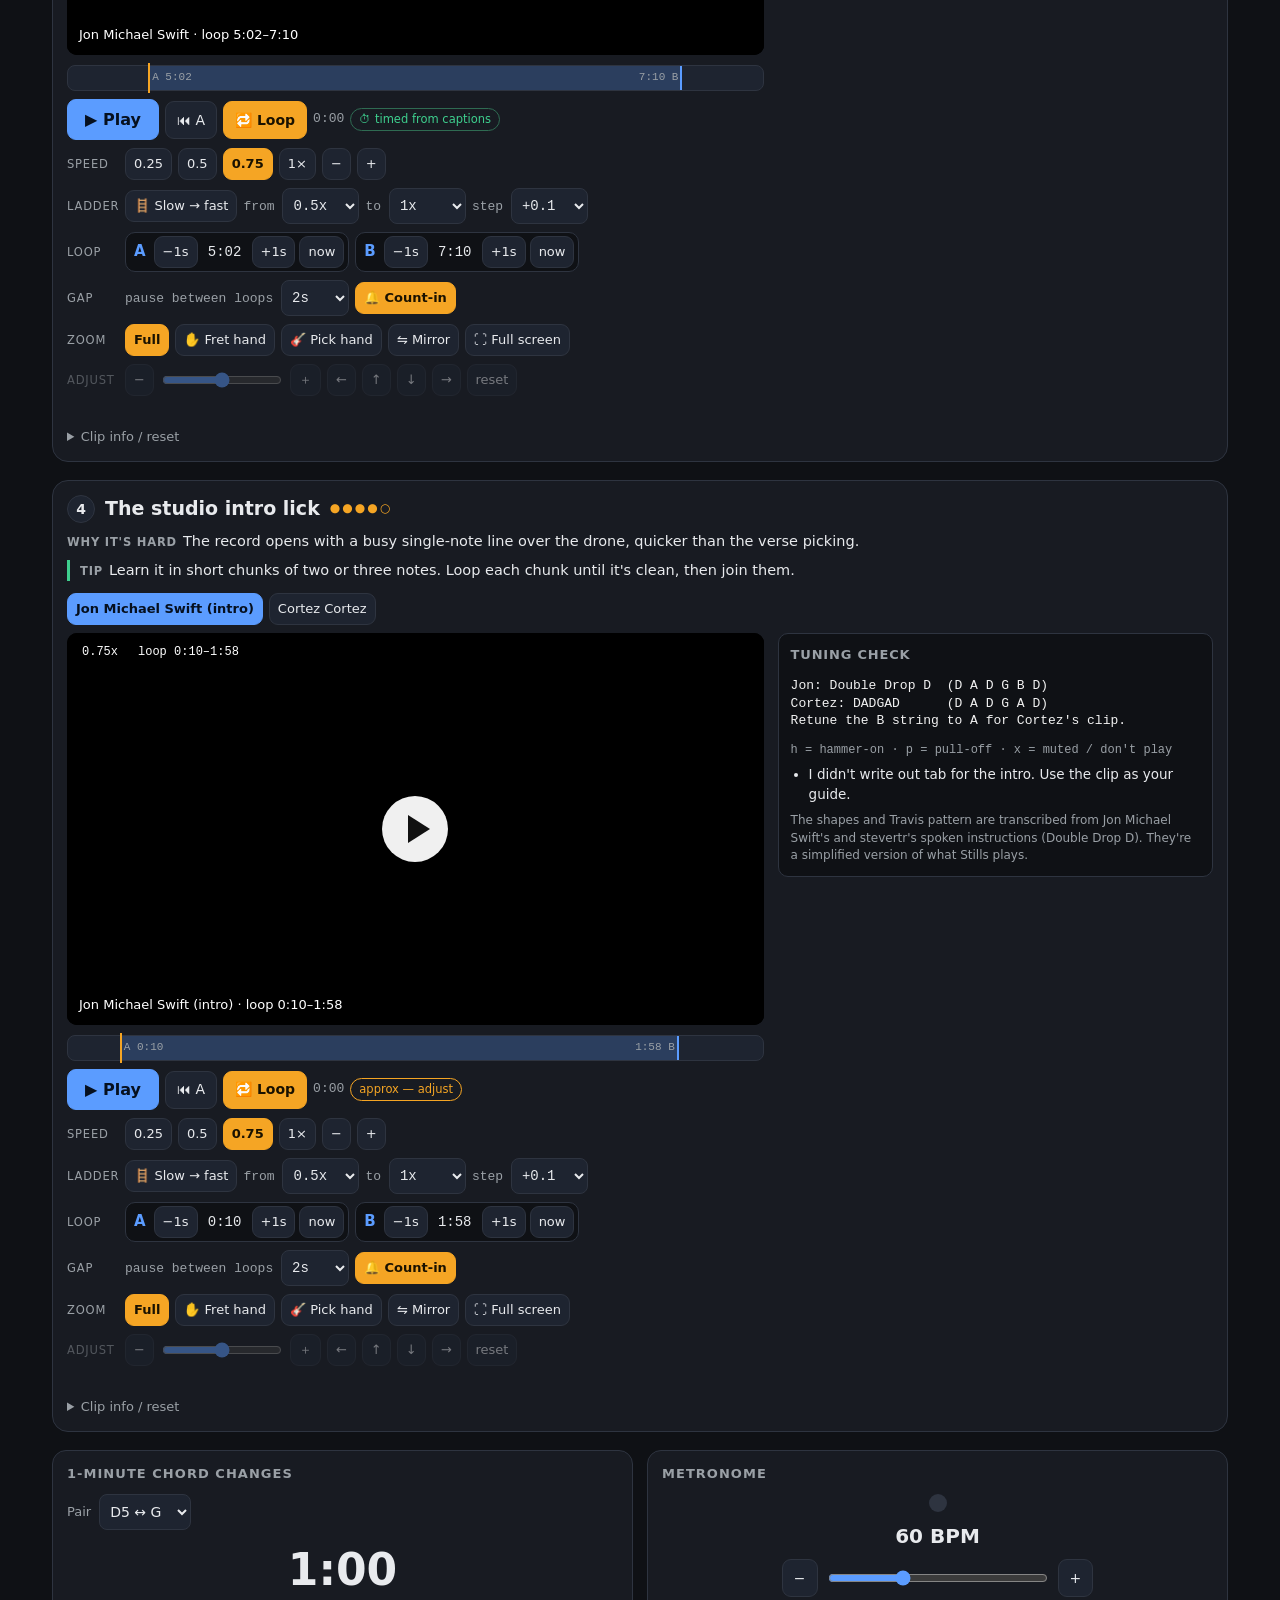
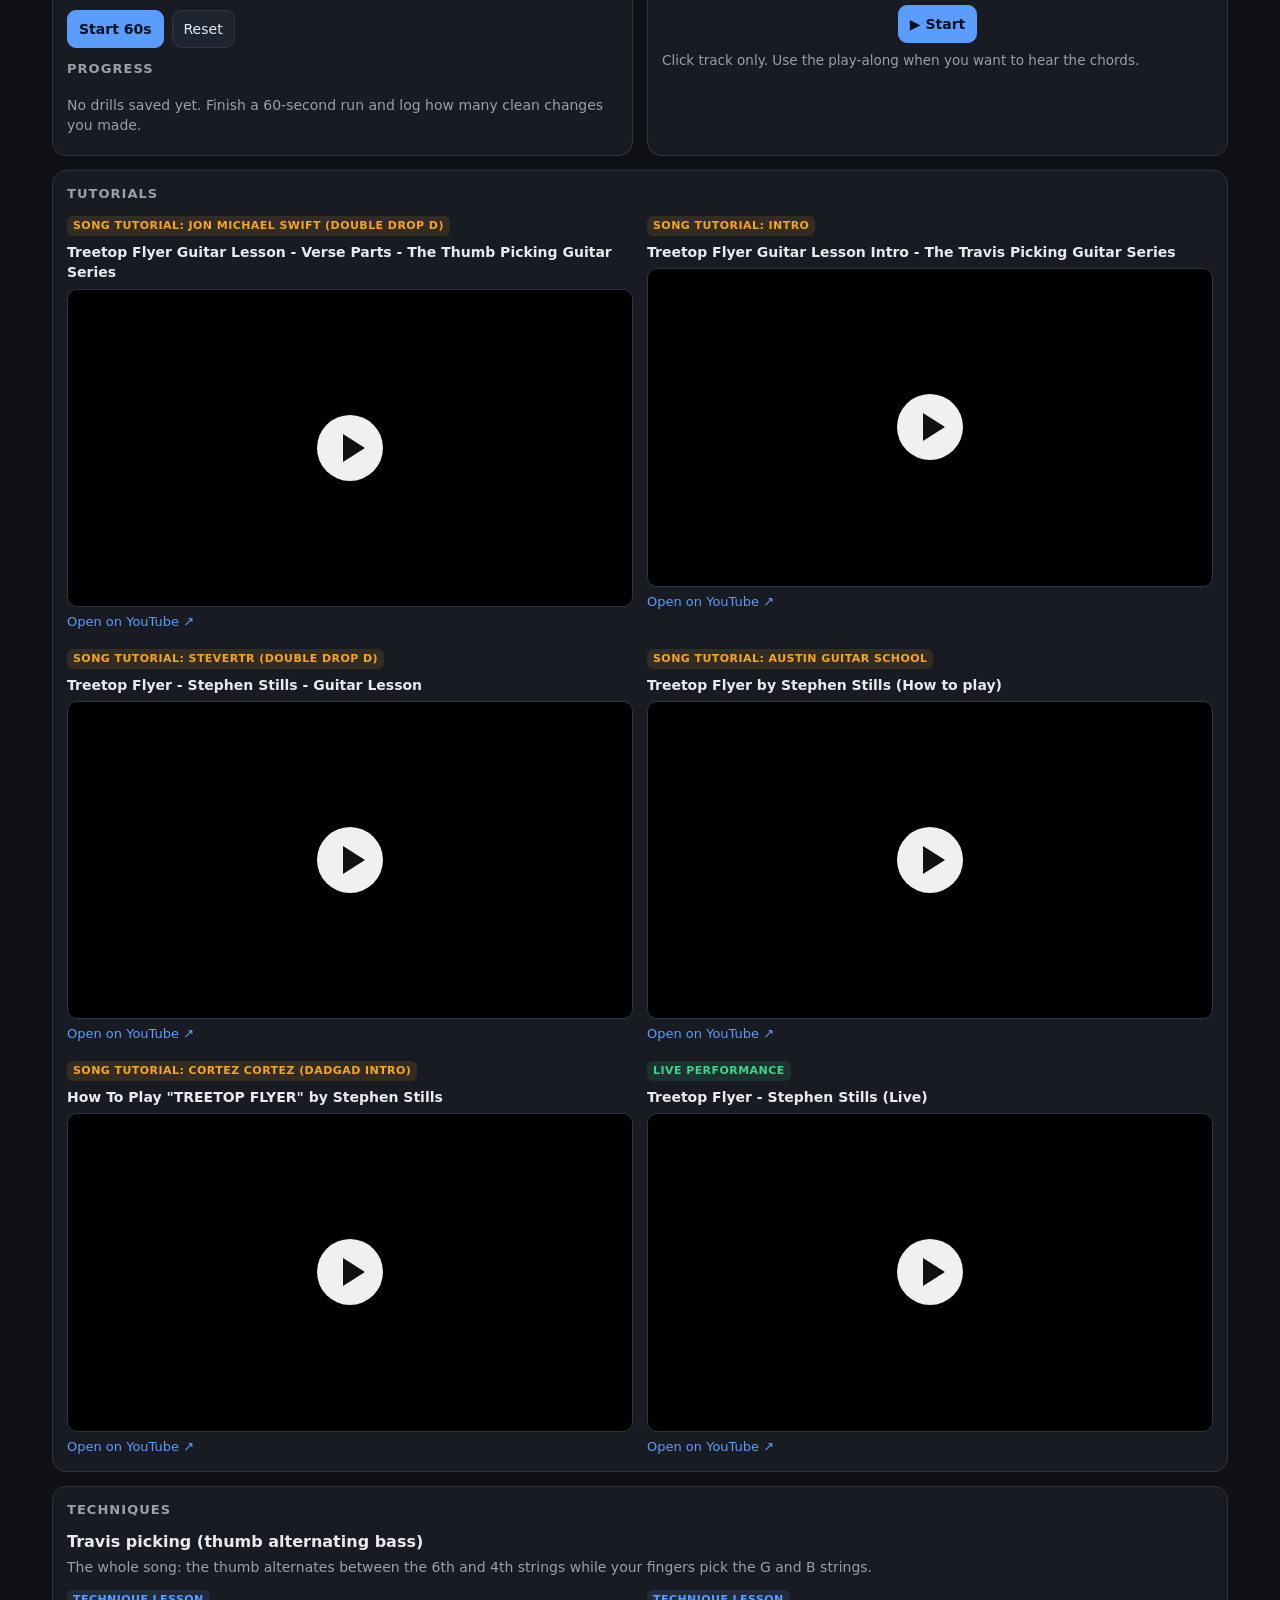
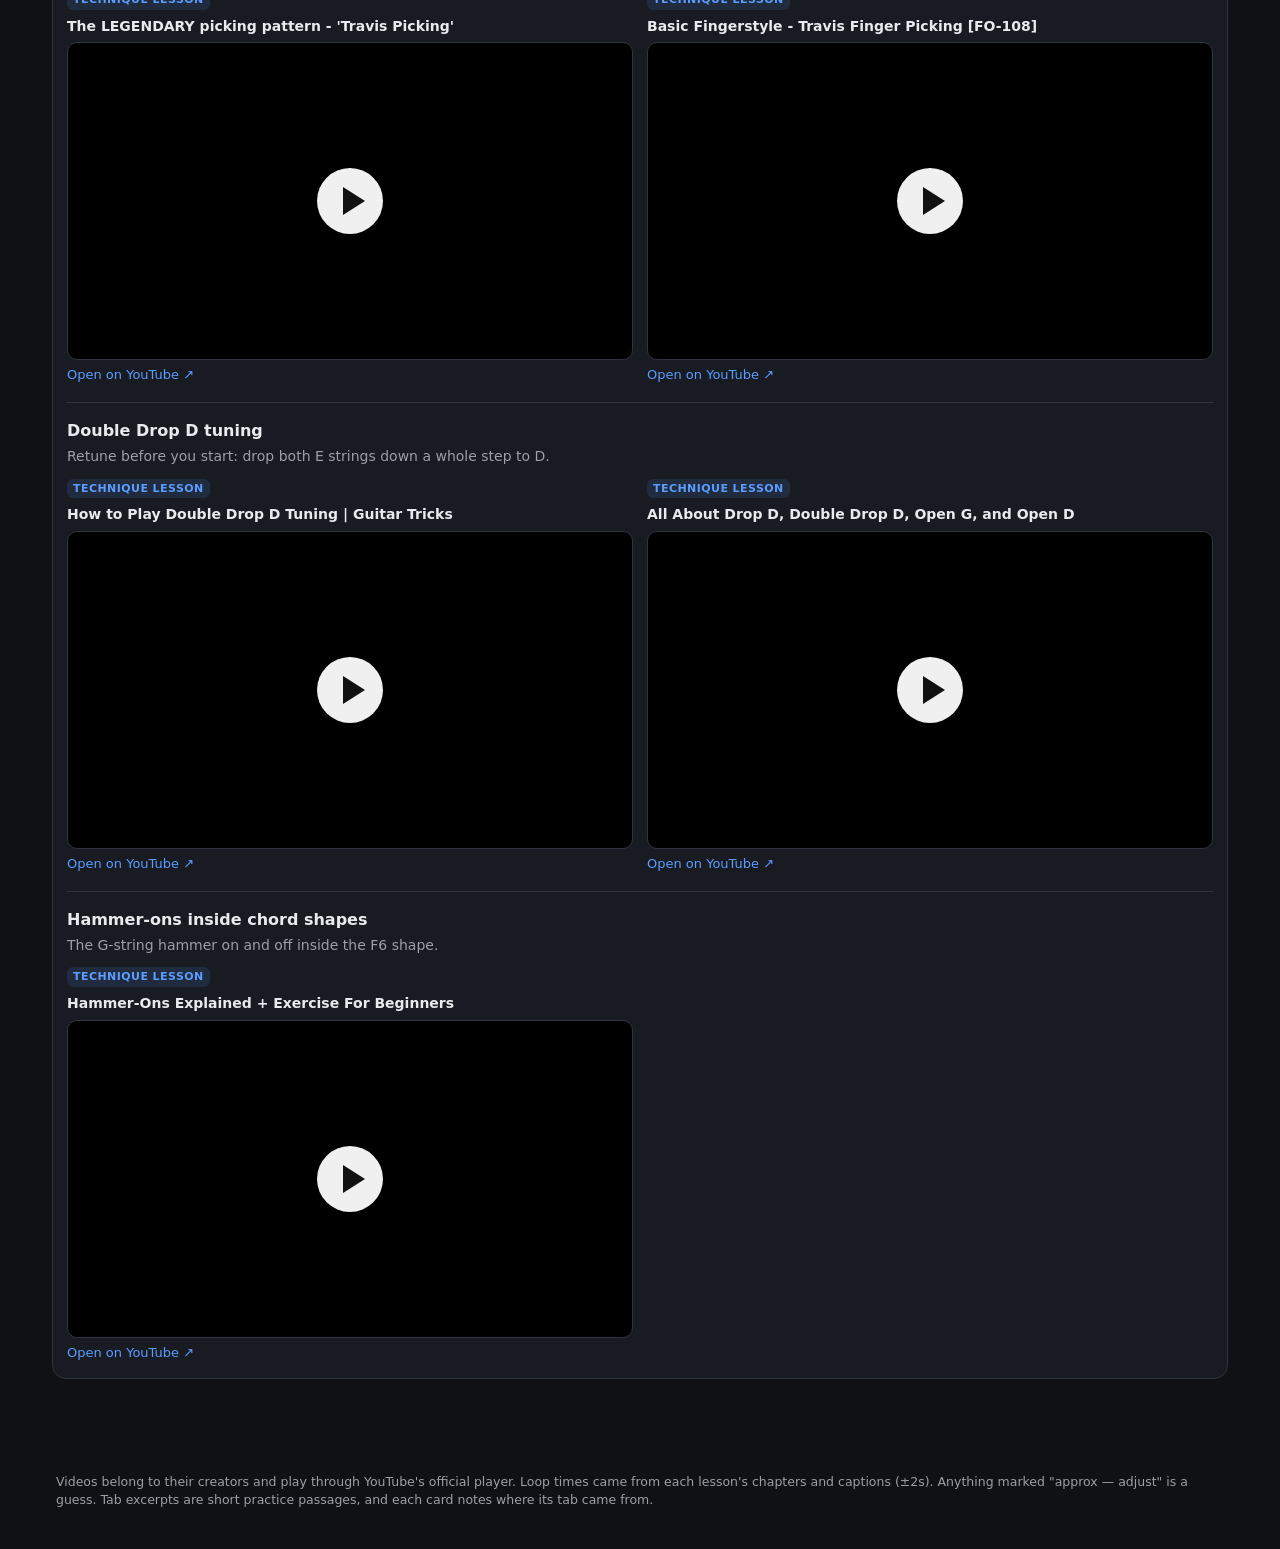
<file: songs/treetop-flyer.html>
<!DOCTYPE html>
<html lang="en">
<head>
<meta charset="utf-8">
<meta name="viewport" content="width=device-width, initial-scale=1, viewport-fit=cover">
<meta name="theme-color" content="#0f1115">
<meta name="referrer" content="strict-origin-when-cross-origin">
<title>Treetop Flyer · Gitfiddle</title>
<link rel="icon" href="../assets/favicon.svg" type="image/svg+xml">
<link rel="stylesheet" href="../assets/app.css">
</head>
<body data-song="treetop-flyer" data-root="../">
<div id="app"><noscript>Gitfiddle needs JavaScript.</noscript></div>
<script src="../assets/songs.js"></script>
<script src="../assets/app.js"></script>
<script src="https://www.youtube.com/iframe_api"></script>
</body>
</html>
</file>
<file: assets/app.css>
/* Gitfiddle shared styles */
:root{
  --bg:#0f1115; --surface:#181b22; --surface2:#1e2430; --border:#2e3440;
  --text:#e8eaed; --muted:#9aa0a6; --accent:#5b9cff; --accent2:#3dd68c;
  --warn:#f5a524; --danger:#ff6b6b; --ok:#3ecf8e; --chord:#1e2430;
  --radius:14px; --shadow:0 8px 24px rgba(0,0,0,.35);
  --font:system-ui,-apple-system,"Segoe UI",Roboto,sans-serif;
  --mono:ui-monospace,SFMono-Regular,Menlo,Consolas,"Liberation Mono",monospace;
}
*{box-sizing:border-box}
html,body{margin:0;padding:0;background:var(--bg);color:var(--text);font:15px/1.45 var(--font);-webkit-text-size-adjust:100%;-webkit-tap-highlight-color:transparent}
body{min-height:100dvh}
a{color:var(--accent);text-decoration:none}
a:hover{text-decoration:underline}
/* top nav */
.topnav{position:sticky;top:0;z-index:30;display:flex;align-items:center;gap:10px;padding:10px 14px;background:rgba(15,17,21,.92);backdrop-filter:blur(10px);border-bottom:1px solid var(--border)}
.topnav .home{font-weight:700;color:var(--accent2);white-space:nowrap}
.topnav .title{flex:1;min-width:0;overflow:hidden;text-overflow:ellipsis;white-space:nowrap;color:var(--muted);font-size:14px}
.topnav .pn{display:flex;gap:6px}
.topnav .pn a{font-size:13px;padding:5px 9px;border:1px solid var(--border);border-radius:8px;color:var(--text);background:var(--surface);white-space:nowrap}
.topnav .pn a:hover{text-decoration:none;border-color:#4a5568}
.secnav{display:flex;gap:6px;overflow-x:auto;padding:8px 14px;border-bottom:1px solid var(--border);background:var(--bg);position:sticky;top:49px;z-index:25;scrollbar-width:none}
.secnav::-webkit-scrollbar{display:none}
.secnav a{font-size:13px;color:var(--text);background:var(--surface);border:1px solid var(--border);padding:5px 10px;border-radius:999px;white-space:nowrap}
.secnav a:hover{text-decoration:none;border-color:var(--accent)}
main{max-width:1200px;margin:0 auto;padding:14px 12px 80px}
main.narrow{max-width:820px}
section.blk{scroll-margin-top:100px}
/* hero */
.hero{background:linear-gradient(145deg,#1a2030,#141820);border:1px solid var(--border);border-radius:16px;padding:18px;margin-bottom:16px;box-shadow:var(--shadow)}
.hero h1{margin:0 0 4px;font-size:24px}
.hero .meta{color:var(--muted);font-size:14px}
.hero p{margin:8px 0 0}
.chips{display:flex;flex-wrap:wrap;gap:6px;margin-top:10px}
.chip{font-size:12px;padding:3px 9px;border-radius:999px;border:1px solid var(--border);background:var(--surface2);color:var(--text)}
.chip.lstage{border-color:var(--accent);color:var(--accent)}
.chip.diff{border-color:var(--warn);color:var(--warn);letter-spacing:1px}
.chip.tune{border-color:var(--accent2);color:var(--accent2)}
.chip.soon{border-color:var(--muted);color:var(--muted)}
.banner{border:1px solid var(--warn);background:rgba(245,165,36,.08);border-radius:12px;padding:10px 14px;margin:10px 0;font-size:14px}
.banner code{background:#0008;padding:1px 5px;border-radius:5px}
/* generic sections */
.section{background:var(--surface);border:1px solid var(--border);border-radius:var(--radius);padding:14px;margin-bottom:14px}
.section>h2,.sec-h{margin:0 0 10px;font-size:13px;text-transform:uppercase;letter-spacing:.08em;color:var(--muted)}
h2.big{font-size:20px;text-transform:none;letter-spacing:0;color:var(--text);margin:22px 0 10px}
.note{color:var(--muted);font-size:13.5px;margin:6px 0 0}
.guess{font-size:12.5px;color:var(--warn);margin-top:8px}
.cols{display:grid;gap:14px}
@media(min-width:860px){.cols.two{grid-template-columns:1fr 1fr}.cols.twoone{grid-template-columns:1.2fr 1fr}}
/* buttons */
button,.btn{appearance:none;font:inherit;font-size:14px;color:var(--text);background:var(--surface2);border:1px solid var(--border);border-radius:9px;padding:7px 11px;min-height:38px;cursor:pointer;touch-action:manipulation}
button:hover{border-color:#4a5568}
button:disabled{opacity:.45;cursor:not-allowed}
button.primary{background:var(--accent);border-color:var(--accent);color:#06101f;font-weight:600}
button.on{background:var(--warn);border-color:var(--warn);color:#1a1200;font-weight:600}
button.big{font-size:16px;padding:8px 16px;min-width:92px;font-weight:600}
button.sm{min-height:32px;padding:4px 8px;font-size:13px}
button.tap-big{width:100%;min-height:4.5rem;font-size:1.2rem;border:2px solid var(--accent2)}
button.tap-big:active{background:rgba(61,214,140,.2)}
select,input[type=number]{font:inherit;font-size:14px;color:var(--text);background:var(--surface2);border:1px solid var(--border);border-radius:8px;padding:6px;min-height:36px}
input[type=range]{accent-color:var(--accent)}
.controls{display:flex;flex-wrap:wrap;gap:8px;align-items:center;margin:8px 0}
.controls label{color:var(--muted);font-size:13px}
/* chords */
.chord-row{display:flex;flex-wrap:wrap;gap:10px}
.chord-wrap{text-align:center}
.prog-lines{display:grid;gap:10px}
.prog-line{display:flex;flex-wrap:wrap;align-items:center;gap:6px}
.prog-line .hook{width:100%;color:var(--muted);font-size:13px;font-style:italic}
.chord-box{min-width:3rem;padding:7px 10px;border-radius:10px;background:var(--chord);border:1px solid var(--border);font-size:19px;font-weight:700;text-align:center;transition:background .12s,border-color .12s,transform .12s}
.chord-box small{display:block;font-size:10.5px;font-weight:500;color:var(--muted)}
.chord-box.active{background:rgba(91,156,255,.25);border-color:var(--accent);transform:scale(1.06);color:#fff}
/* play-along */
.play-hud{display:grid;grid-template-columns:1fr 1fr 1fr;gap:8px;text-align:center;margin:10px 0;padding:10px;background:var(--surface2);border-radius:12px;border:1px solid var(--border)}
.play-hud .val{font-size:24px;font-weight:700}
.play-hud .lbl{font-size:11px;text-transform:uppercase;letter-spacing:.06em;color:var(--muted)}
.play-hud .arrow{font-size:28px;line-height:1.1;color:var(--accent2)}
.bpm-row{display:flex;align-items:center;gap:8px;justify-content:center;flex-wrap:wrap}
.bpm-row input[type=range]{width:min(220px,55vw)}
.bpm-big{font-size:20px;font-weight:700;text-align:center;margin:8px 0}
.strum{display:flex;flex-wrap:wrap;gap:6px;align-items:center;margin-bottom:6px}
.strum-beat{min-width:2.4rem;height:2.4rem;padding:0 4px;border-radius:8px;display:grid;place-items:center;font-weight:700;background:var(--surface2);border:1px solid var(--border)}
.strum-beat.down{color:var(--accent)}.strum-beat.up{color:var(--accent2)}.strum-beat.rest{color:var(--muted)}
/* tools */
.timer-display{font-variant-numeric:tabular-nums;font-size:44px;font-weight:700;text-align:center;margin:6px 0}
.timer-display.running{color:var(--accent2)}.timer-display.done{color:var(--warn)}
.progress-list{list-style:none;margin:0;padding:0}
.progress-list li{display:flex;justify-content:space-between;gap:8px;padding:6px 0;border-bottom:1px solid var(--border);font-size:14px}
.progress-list li:last-child{border-bottom:none}
.progress-list .count{color:var(--accent2);font-variant-numeric:tabular-nums}
.progress-list .date{color:var(--muted);font-size:12px}
.empty{color:var(--muted);font-size:14px}
.pulse{width:18px;height:18px;border-radius:50%;margin:0 auto 10px;background:var(--border);transition:background .05s,transform .05s}
.pulse.on{background:var(--accent2);transform:scale(1.25)}
/* lite youtube */
.yt-list{display:grid;gap:14px}
@media(min-width:700px){.yt-list{grid-template-columns:1fr 1fr}}
.yt-card .yt-title{font-weight:600;margin:0 0 6px;font-size:14px}
.yt-tag{display:inline-block;font-size:11px;font-weight:700;text-transform:uppercase;letter-spacing:.04em;color:var(--warn);background:rgba(245,165,36,.12);padding:2px 6px;border-radius:6px;margin-bottom:6px}
.yt-tag.orig{color:var(--accent2);background:rgba(61,214,140,.12)}
.yt-tag.tech{color:var(--accent);background:rgba(91,156,255,.12)}
.lite{position:relative;width:100%;aspect-ratio:16/9;background:#000 center/cover no-repeat;border-radius:10px;overflow:hidden;border:1px solid var(--border);cursor:pointer}
.lite iframe{position:absolute;inset:0;width:100%;height:100%;border:0}
.lite .play,.facade .play{position:absolute;left:50%;top:50%;transform:translate(-50%,-50%);width:66px;height:66px;border-radius:50%;background:#fffffff0;box-shadow:0 6px 30px #000a;z-index:1}
.lite .play::before,.facade .play::before{content:"";position:absolute;left:26px;top:19px;border-left:22px solid #111;border-top:14px solid transparent;border-bottom:14px solid transparent}
.yt-fallback{display:inline-block;margin-top:6px;font-size:13px}
.tech-block{margin-bottom:16px;padding-bottom:16px;border-bottom:1px solid var(--border)}
.tech-block:last-child{border-bottom:none;margin-bottom:0;padding-bottom:0}
.tech-block h3{margin:0 0 4px;font-size:16px}
.tech-block .where{color:var(--muted);font-size:14px;margin:0 0 10px}
/* hard parts */
.howto{background:var(--surface);border:1px solid var(--border);border-radius:12px;padding:10px 14px;margin:8px 0 14px;font-size:14px;color:var(--muted)}
.howto summary{cursor:pointer;color:var(--text);font-weight:600}
kbd{font-family:var(--mono);font-size:12px;background:var(--surface2);border:1px solid var(--border);border-bottom-width:2px;border-radius:5px;padding:0 5px;color:var(--text)}
.card{background:var(--surface);border:1px solid var(--border);border-radius:16px;padding:14px;margin:0 0 18px;scroll-margin-top:100px}
.card.active{border-color:var(--accent);box-shadow:0 0 0 1px var(--accent) inset}
.card h3{margin:0;font-size:19px;display:flex;align-items:center;gap:10px;flex-wrap:wrap}
.num{display:inline-grid;place-items:center;width:28px;height:28px;border-radius:50%;background:var(--surface2);border:1px solid var(--border);font-size:14px}
.diffdots{font-size:12px;color:var(--warn);letter-spacing:2px}
.why,.tip{margin:8px 0 0;font-size:14.5px}
.why b,.tip b{color:var(--muted);font-weight:600;text-transform:uppercase;font-size:11.5px;letter-spacing:.8px;margin-right:6px}
.tip{border-left:3px solid var(--ok);padding-left:10px}
.teachers{display:flex;gap:6px;flex-wrap:wrap;margin:12px 0 8px}
.teachers button.on{background:var(--accent);border-color:var(--accent);color:#06101f}
.grid{display:grid;grid-template-columns:minmax(0,1.6fr) minmax(0,1fr);gap:14px;align-items:start}
@media (max-width:860px){.grid{grid-template-columns:1fr}}
.stageWrap{position:relative;width:100%;aspect-ratio:16/9;background:#000;border-radius:10px;overflow:hidden;touch-action:none}
.stageWrap:fullscreen{aspect-ratio:auto;border-radius:0}
.stage{position:absolute;inset:0;transition:transform .15s}
.stage.mirror{transform:scaleX(-1)}
.zoomer{position:absolute;inset:0;transform-origin:0 0;transition:transform .2s ease}
.zoomer iframe{position:absolute;inset:0;width:100%;height:100%;border:0}
.facade{position:absolute;inset:0;background:#000 center/cover no-repeat;cursor:pointer}
.facade::after{content:"";position:absolute;inset:0;background:linear-gradient(transparent 40%,#000c)}
.facade .cap{position:absolute;left:12px;bottom:10px;z-index:1;font-size:13px;color:#fff}
.panLayer{position:absolute;inset:0;cursor:grab;display:none;z-index:3}
.panLayer.on{display:block}
.overlay{position:absolute;inset:0;display:none;place-items:center;z-index:4;pointer-events:none;background:#0007}
.overlay.on{display:grid}
.overlay span{font-size:64px;font-weight:800;color:#fff;text-shadow:0 4px 20px #000}
.hud{position:absolute;left:8px;top:8px;z-index:5;display:flex;gap:6px;pointer-events:none}
.hud span{background:#000b;color:#fff;font-size:12px;padding:3px 7px;border-radius:6px;font-family:var(--mono)}
.err{position:absolute;inset:0;z-index:6;display:none;place-items:center;text-align:center;padding:20px;background:#000e;color:#fff;font-size:14px}
.err.on{display:grid}
.bar{position:relative;height:26px;margin:10px 0 4px;background:var(--surface2);border-radius:8px;border:1px solid var(--border);cursor:pointer;user-select:none;touch-action:none}
.bar .range{position:absolute;top:0;bottom:0;background:rgba(91,156,255,.22);border-left:2px solid var(--accent);border-right:2px solid var(--accent)}
.bar .head{position:absolute;top:-3px;bottom:-3px;width:2px;background:var(--warn)}
.bar .lab{position:absolute;top:4px;font-size:11px;color:var(--muted);font-family:var(--mono)}
.row{display:flex;flex-wrap:wrap;gap:6px;align-items:center;margin:8px 0}
.row .lbl{font-size:11.5px;color:var(--muted);text-transform:uppercase;letter-spacing:.8px;min-width:52px}
.time{font-family:var(--mono);font-size:13px;color:var(--muted)}
.abBox{display:inline-flex;align-items:center;gap:4px;background:var(--bg);border:1px solid var(--border);border-radius:10px;padding:3px 4px}
.abBox .v{font-family:var(--mono);font-size:14px;min-width:46px;text-align:center}
.abBox .k{font-weight:700;color:var(--accent);padding:0 4px}
.zRange{width:120px}
.badge{font-size:11.5px;padding:2px 8px;border-radius:999px;border:1px solid var(--border);color:var(--muted)}
.badge.cap{border-color:#2f6b52;color:var(--ok)}
.badge.approx{border-color:var(--warn);color:var(--warn)}
.status{font-size:13px;color:var(--muted);min-height:18px}
details.more{margin-top:6px}
details.more summary{cursor:pointer;font-size:13px;color:var(--muted)}
.tabPanel{background:var(--bg);border:1px solid var(--border);border-radius:10px;padding:12px}
.tabPanel h4{margin:0 0 6px;font-size:13px;color:var(--muted);text-transform:uppercase;letter-spacing:.8px}
.tabPanel pre{margin:0;font-family:var(--mono);font-size:13px;line-height:1.35;color:#f2f2f2;overflow-x:auto;white-space:pre;padding:6px 0}
.tabPanel .src{font-size:12px;color:var(--muted);margin-top:8px}
.tabPanel ul{margin:6px 0 0;padding-left:18px;font-size:13.5px}
.legend{font-size:12px;color:var(--muted);margin-top:6px;font-family:var(--mono)}
/* home */
.song-list{display:grid;gap:12px}
.song-card{display:block;background:var(--surface);border:1px solid var(--border);border-radius:var(--radius);padding:14px 16px;color:var(--text);box-shadow:var(--shadow)}
a.song-card:hover{text-decoration:none;border-color:var(--accent)}
.song-card .top{display:flex;gap:12px;align-items:flex-start}
.song-card .n{flex:none;width:34px;height:34px;border-radius:50%;display:grid;place-items:center;background:var(--surface2);border:1px solid var(--border);font-weight:700}
.song-card h2{margin:0;font-size:18px}
.song-card .meta{color:var(--muted);font-size:13.5px;margin-top:2px}
.song-card .stats{color:var(--accent2);font-size:12.5px;margin-top:8px}
.song-card.soon{opacity:.75}
footer.tiny{max-width:1200px;margin:0 auto;padding:0 16px 40px;color:var(--muted);font-size:12.5px}
/* ---- lesson tier badges (tier-list colors) ---- */
.tierbadge{flex:none;display:inline-grid;place-items:center;min-width:26px;height:26px;padding:0 6px;border-radius:7px;font-weight:900;color:#1a1a1a;vertical-align:middle;line-height:1}
.tierbadge b{font-size:16px}
.tierbadge.big{width:64px;height:64px;border-radius:12px;align-content:center;gap:3px;text-align:center;box-shadow:0 2px 10px rgba(0,0,0,.35)}
.tierbadge.big b{font-size:32px}
.tierbadge.big small{font-size:9.5px;font-weight:700;opacity:.8;line-height:1.15;text-transform:uppercase;letter-spacing:.3px}
.tS{background:#ff7f7f}.tA{background:#ffbf7f}.tB{background:#ffdf7f}.tC{background:#bfff7f}
.chip.tech{border-color:#8fb3ff;color:#cfe0ff;background:rgba(143,179,255,.12);font-weight:600}
.chips.detail .chip{font-size:11.5px;opacity:.9}
.chip.diff.d1,.chip.diff.d2{border-color:#7fdc9a;color:#7fdc9a}
.chip.diff.d3{border-color:var(--warn);color:var(--warn)}
.chip.diff.d4,.chip.diff.d5{border-color:#ff8f7f;color:#ff8f7f}
.diffline{margin-top:8px;font-size:13px;display:flex;flex-wrap:wrap;gap:6px;align-items:baseline}
.diffline .reason{color:var(--muted)}
.herotier{display:flex;gap:14px;align-items:flex-start;margin-top:10px}
.herotier>div{flex:1;min-width:0}
.tierwhy{margin-top:8px;font-size:13px}.tierwhy summary{cursor:pointer;color:var(--accent2)}
.tiertable{border-collapse:collapse;font-size:12.5px;margin:6px 0;width:100%;max-width:520px}
.tiertable th,.tiertable td{border-bottom:1px solid var(--border);padding:3px 8px;text-align:left}
.tiertable th{color:var(--muted);font-weight:600}.tiertable tr.tot td{font-weight:700}
/* ---- home controls ---- */
.homectl{display:grid;gap:10px;margin:14px 0;padding:12px 14px;background:var(--surface);border:1px solid var(--border);border-radius:var(--radius)}
.homectl .row{display:flex;flex-wrap:wrap;gap:8px;align-items:center;justify-content:space-between}
.homectl .techf{justify-content:flex-start}
.homectl .lbl{color:var(--muted);font-size:13px;margin-right:4px}
.homectl select{background:var(--surface2);color:var(--text);border:1px solid var(--border);border-radius:8px;padding:6px 8px;font:inherit;margin-left:6px}
.seg{display:inline-flex;border:1px solid var(--border);border-radius:8px;overflow:hidden}
.seg button{background:var(--surface2);color:var(--text);border:0;padding:7px 12px;font:inherit;cursor:pointer}
.seg button.on{background:var(--accent);color:#111;font-weight:700}
.tchip,.tclear{font:inherit;font-size:12.5px;padding:5px 10px;border-radius:999px;border:1px solid var(--border);background:var(--surface2);color:var(--text);cursor:pointer}
.tchip.on{background:#8fb3ff;border-color:#8fb3ff;color:#111;font-weight:700}
.tclear{color:var(--muted)}
.empty{color:var(--muted)}
/* ---- tier list view ---- */
.tierlist{display:grid;gap:6px;margin-top:6px}
.tierrow{display:flex;min-height:72px;background:var(--surface);border:1px solid var(--border);border-radius:10px;overflow:hidden}
.tierlabel{flex:none;width:70px;display:grid;place-items:center;font-size:30px;font-weight:900;color:#1a1a1a}
.tieritems{flex:1;display:flex;flex-wrap:wrap;gap:8px;padding:8px;align-items:center}
.tieritem{display:grid;grid-template-columns:auto 1fr;column-gap:8px;align-items:center;background:var(--surface2);border:1px solid var(--border);border-radius:8px;padding:7px 10px;color:var(--text);max-width:280px}
a.tieritem:hover{text-decoration:none;border-color:var(--accent)}
.tieritem .n{grid-row:span 2;width:24px;height:24px;border-radius:50%;display:grid;place-items:center;border:1px solid var(--border);font-size:12px;font-weight:700}
.tieritem small{color:var(--muted);font-size:11.5px}
.tieritem.soon{opacity:.7}
.howtiers{margin-top:16px;padding:12px 14px;background:var(--surface);border:1px solid var(--border);border-radius:var(--radius);font-size:13.5px}
.howtiers summary{cursor:pointer;font-weight:700}
.howtiers li{margin:3px 0}
.tierbreak{display:grid;grid-template-columns:repeat(auto-fit,minmax(260px,1fr));gap:12px;margin-top:10px}
.tierbreak h4{margin:6px 0 2px;font-size:14px;display:flex;gap:8px;align-items:center}
@media (max-width:560px){.tierbadge.big{width:52px;height:52px}.tierbadge.big b{font-size:26px}.tierlabel{width:48px;font-size:24px}}
</file>
